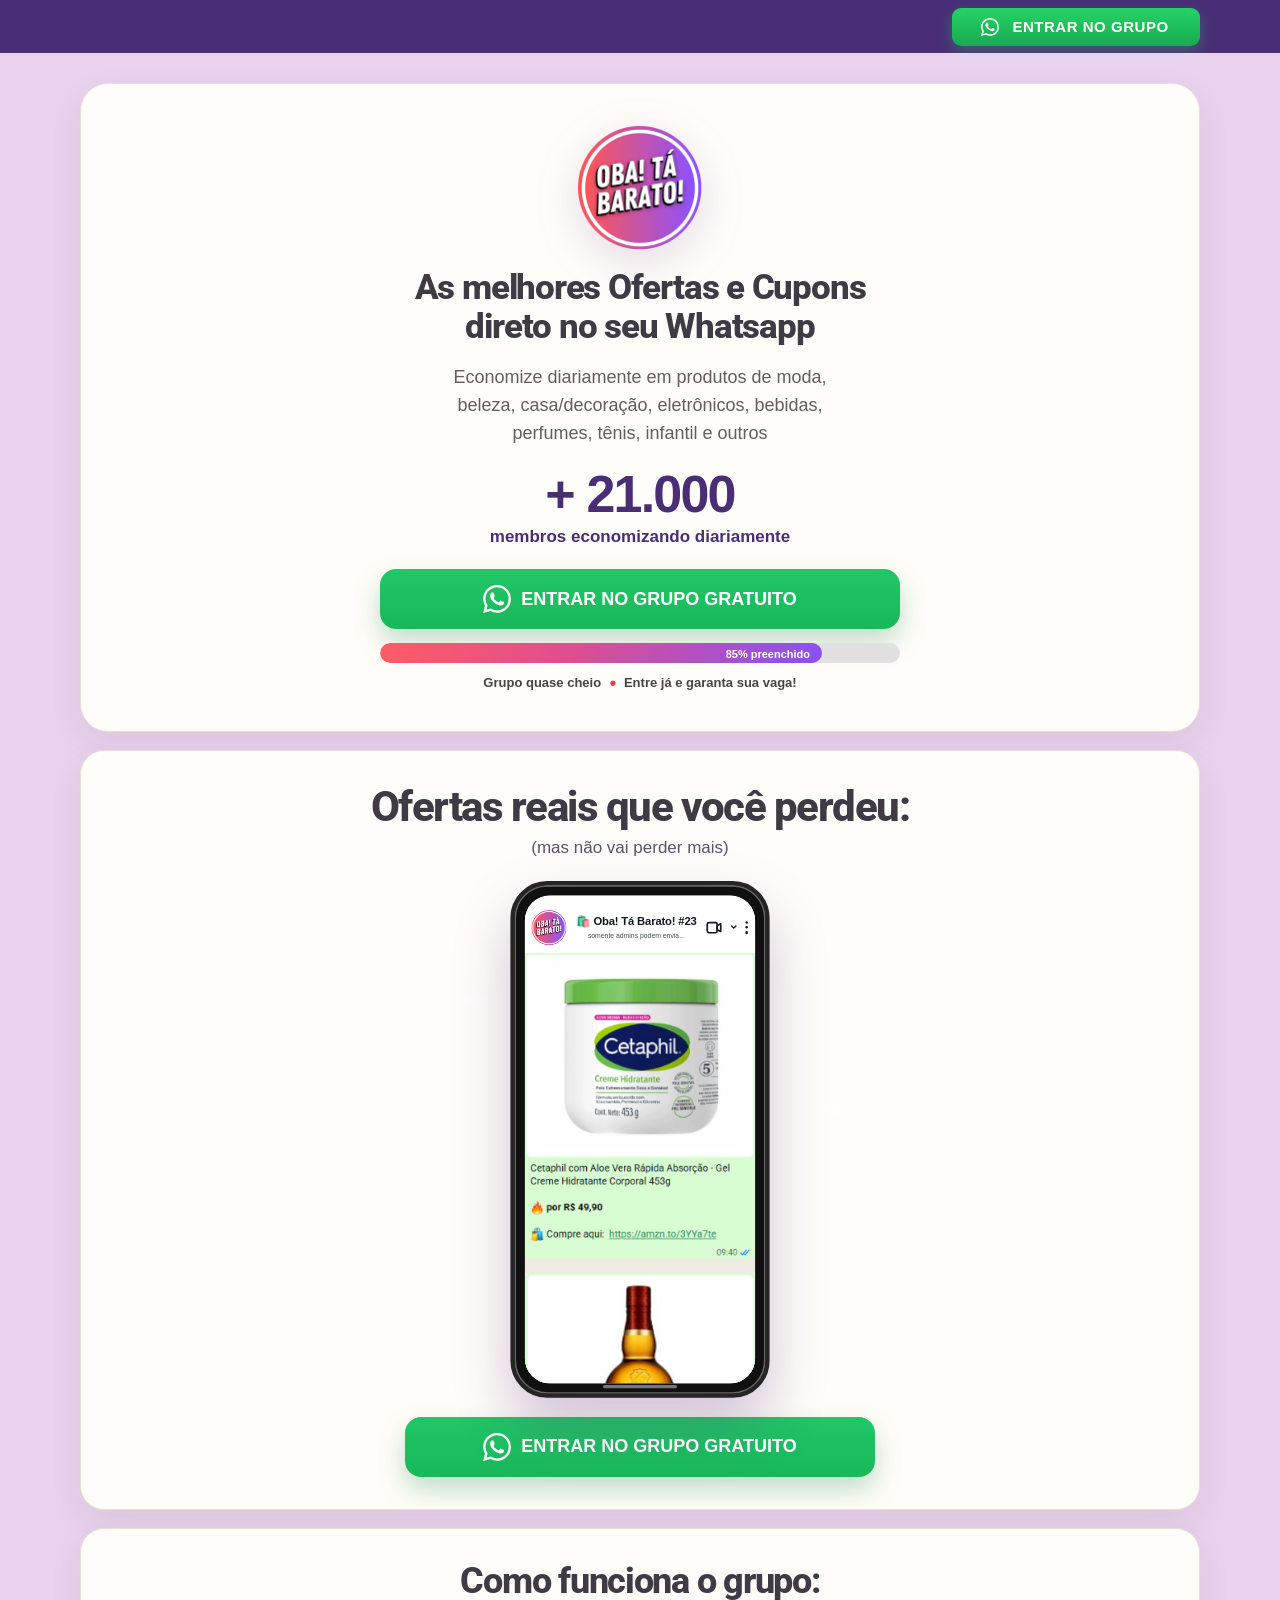
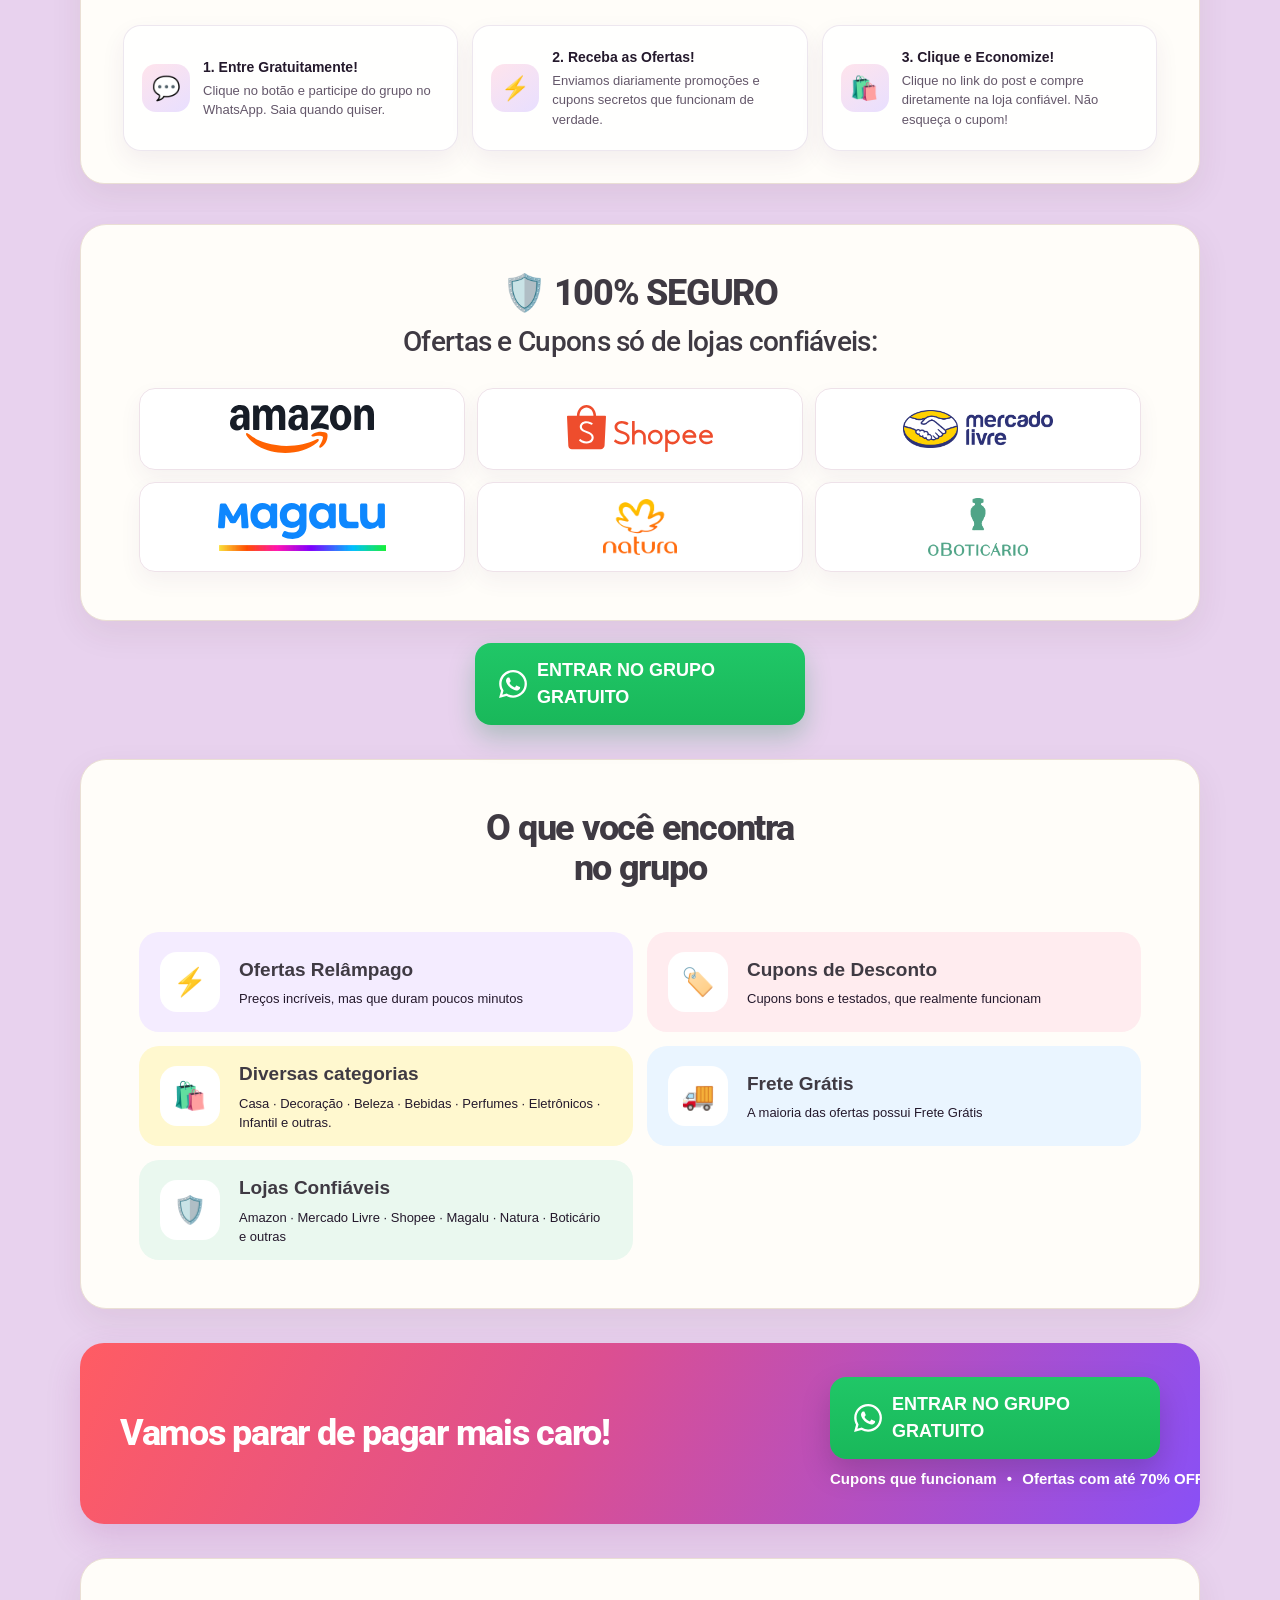
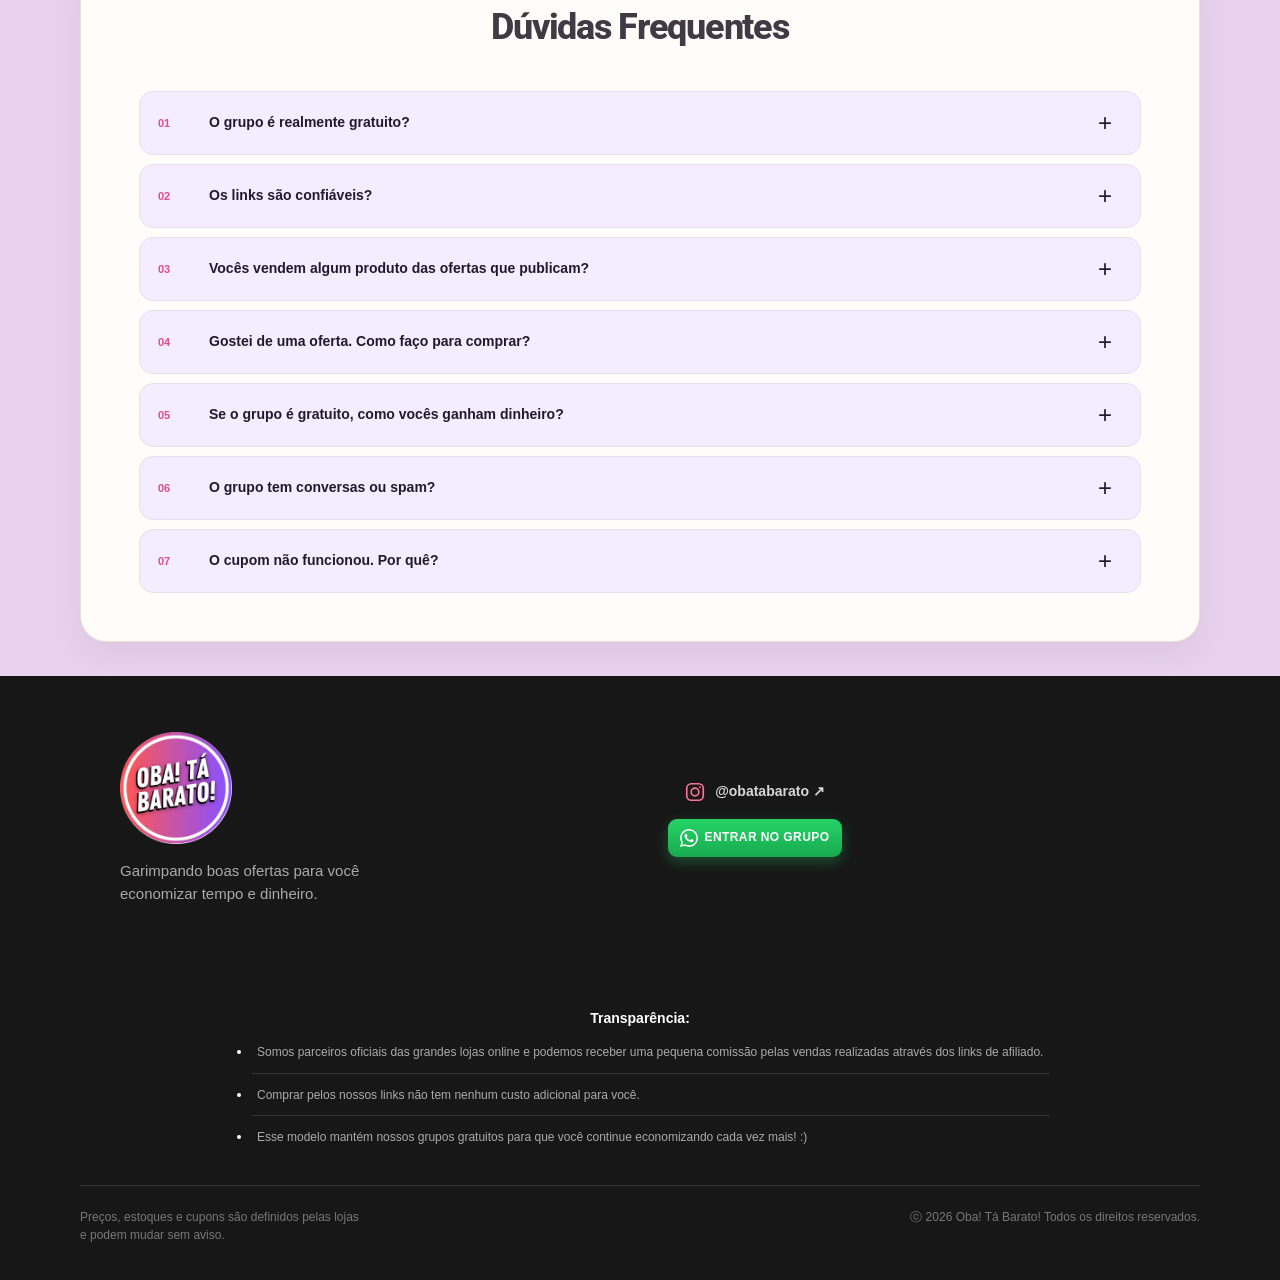
<file: index.html>
<!DOCTYPE html>
<html lang="pt-BR"><head><meta http-equiv="Content-Type" content="text/html; charset=UTF-8"><meta name="viewport" content="width=device-width, initial-scale=1"><link rel="stylesheet" href="assets/index-1CoOqV7_.css"><title>Oba! Tá Barato! | Grupo Gratuito de Ofertas</title><meta name="description" content="Receba promoções, cupons e achadinhos das maiores lojas online diretamente no WhatsApp."><link rel="shortcut icon" href="favicon-oba.png"><link rel="icon" href="favicon-oba.png"><link rel="apple-touch-icon" href="favicon-oba.png"><style>
@font-face{font-family:'Geist';font-style:normal;font-weight:100 900;font-display:swap;src:url(assets/fonts/Geist-Variable.woff2) format('woff2')}
@font-face{font-family:'Geist Mono';font-style:normal;font-weight:100 900;font-display:swap;src:url(assets/fonts/GeistMono-Variable.woff2) format('woff2')}
.__font_geist_0tvmz3h{font-family:'Geist',sans-serif}
.__variable_geist_0tvmz3h{--font-geist-sans:'Geist',sans-serif}
.__font_geist_mono_1diim1n{font-family:'Geist Mono',monospace}
.__variable_geist_mono_1diim1n{--font-geist-mono:'Geist Mono',monospace}
</style>
<style>.b200794__Lwjab.b200794__2-XQI{margin:8px 0;margin-bottom:16px}.b200794__3NJd2.b200794__2WalK .b200794__1zKHd{display:flex;flex-wrap:wrap;gap:8px}.b200794__3NJd2.b200794__2WalK .b200794__1zKHd .b200794__1ArvR{height:26px;padding:0px 10px;font-weight:600}.b200794__3NJd2.b200794__2WalK .b200794__2GnF3{font-size:10px;display:inline-flex;align-items:center;color:#bfbfbf;white-space:nowrap;cursor:pointer;text-decoration:underline}.b200794__3NJd2.b200794__2WalK .b200794__2GnF3 .b200794__2pmBU{width:16px;height:16px;background-size:contain;margin-left:5px;cursor:pointer}.b200794__3NJd2.b200794__2WalK .b200794__2GnF3:hover{color:#2f9cc3}.b200794__3NJd2.b200794__2WalK .b200794__3x_r1{width:16px;height:16px;background-position:center;background-repeat:no-repeat;background-size:contain}.b200794__2ByTX.b200794__2q_66{font-weight:500;font-size:12px;line-height:20px;display:flex;align-items:center;justify-content:center;height:36px;border:solid 1px #e0e1e2;border-radius:4px;cursor:pointer;user-select:none;padding:6px 16px;color:rgba(0,0,0,.6);background-color:#e0e1e2}.b200794__2ByTX.b200794__2q_66[data-ah-size=small]{height:28px}.b200794__2ByTX.b200794__2q_66 *{cursor:pointer;user-select:none}.b200794__2ByTX.b200794__2q_66[data-ah-btn-loading=true],.b200794__2ByTX.b200794__2q_66[data-ah-btn-disabled=true]{pointer-events:none}.b200794__2ByTX.b200794__2q_66[data-ah-btn-loading=true] *,.b200794__2ByTX.b200794__2q_66[data-ah-btn-disabled=true] *{pointer-events:none}.b200794__2ByTX.b200794__2q_66:not([data-ah-color=primary]):not([data-ah-color=secondary]){color:rgba(0,0,0,.8)}.b200794__2ByTX.b200794__2q_66:not([data-ah-color=primary]):not([data-ah-color=secondary]) [data-ah-spin-color]{border-color:#f3f3f3 #d6d6d6 #0076f1 !important}.b200794__2ByTX.b200794__2q_66:not([data-ah-color=primary]):not([data-ah-color=secondary]):hover{border-color:#cacbcd;background-color:#cacbcd}.b200794__2ByTX.b200794__2q_66:not([data-ah-color=primary]):not([data-ah-color=secondary]):active{border-color:#babbbc;background-color:#babbbc}.b200794__2ByTX.b200794__2q_66[data-ah-color=primary]{border:solid 1px #db2828;color:#db2828;background-color:rgba(0,0,0,0)}.b200794__2ByTX.b200794__2q_66[data-ah-color=primary] [data-ah-spin-color=primary]{border-color:#f3f3f3 #f94f4f #db2828 !important}.b200794__2ByTX.b200794__2q_66[data-ah-color=primary] svg path{fill:#db2828}.b200794__2ByTX.b200794__2q_66[data-ah-color=primary]:hover{border-color:#d01919;color:#d01919}.b200794__2ByTX.b200794__2q_66[data-ah-color=primary]:hover svg path{fill:#d01919}.b200794__2ByTX.b200794__2q_66[data-ah-color=primary]:active{border-color:#b21e1e;color:#b21e1e}.b200794__2ByTX.b200794__2q_66[data-ah-color=primary]:active svg path{fill:#b21e1e}.b200794__2q_66[data-ah-color=primary][data-ah-variant=contained]{border:solid 1px #db2828;background-color:#db2828;color:#fff}.b200794__2q_66[data-ah-color=primary][data-ah-variant=contained] svg path{fill:#fff}.b200794__2q_66[data-ah-color=primary][data-ah-variant=contained]:hover{border-color:#d01919;background-color:#d01919;color:#fff}.b200794__2q_66[data-ah-color=primary][data-ah-variant=contained]:hover svg path{fill:#fff}.b200794__2q_66[data-ah-color=primary][data-ah-variant=contained]:active{border-color:#b21e1e;background-color:#b21e1e;color:#fff}.b200794__2q_66[data-ah-color=primary][data-ah-variant=contained]:active svg path{fill:#fff}.b200794__2ByTX.b200794__2q_66[data-ah-color=secondary]{border:solid 1px #2c65f1;color:#2c65f1;background-color:rgba(0,0,0,0)}.b200794__2ByTX.b200794__2q_66[data-ah-color=secondary] svg path{fill:#2c65f1}.b200794__2ByTX.b200794__2q_66[data-ah-color=secondary]:hover{border-color:#2154d2;color:#2154d2}.b200794__2ByTX.b200794__2q_66[data-ah-color=secondary]:hover svg path{fill:#2154d2}.b200794__2ByTX.b200794__2q_66[data-ah-color=secondary]:active{border-color:#1d4bbd;color:#1d4bbd}.b200794__2ByTX.b200794__2q_66[data-ah-color=secondary]:active svg path{fill:#1d4bbd}.b200794__2ByTX.b200794__2q_66[data-ah-color=secondary][data-ah-variant=contained]{border:solid 1px #2c65f1;background-color:#2c65f1;color:#fff}.b200794__2ByTX.b200794__2q_66[data-ah-color=secondary][data-ah-variant=contained] svg path{fill:#fff}.b200794__2ByTX.b200794__2q_66[data-ah-color=secondary][data-ah-variant=contained]:hover{border-color:#2154d2;background-color:#2154d2;color:#fff}.b200794__2ByTX.b200794__2q_66[data-ah-color=secondary][data-ah-variant=contained]:hover svg path{fill:#fff}.b200794__2ByTX.b200794__2q_66[data-ah-color=secondary][data-ah-variant=contained]:active{border-color:#1d4bbd;background-color:#1d4bbd;color:#fff}.b200794__2ByTX.b200794__2q_66[data-ah-color=secondary][data-ah-variant=contained]:active svg path{fill:#fff}.b200794__2ByTX.b200794__2q_66[data-ah-color=success]{border:solid 1px #1fbb60;color:#1fbb60;background-color:rgba(0,0,0,0)}.b200794__2ByTX.b200794__2q_66[data-ah-color=success] svg path{fill:#1fbb60}.b200794__2ByTX.b200794__2q_66[data-ah-color=success]:hover{border-color:#1aaf58;color:#1aaf58}.b200794__2ByTX.b200794__2q_66[data-ah-color=success]:hover svg path{fill:#1aaf58}.b200794__2ByTX.b200794__2q_66[data-ah-color=success]:active{border-color:#159e4e;color:#159e4e}.b200794__2ByTX.b200794__2q_66[data-ah-color=success]:active svg path{fill:#159e4e}.b200794__2ByTX.b200794__2q_66[data-ah-color=success][data-ah-variant=contained]{border:solid 1px #1fbb60;background-color:#1fbb60;color:#fff}.b200794__2ByTX.b200794__2q_66[data-ah-color=success][data-ah-variant=contained] svg path{fill:#fff}.b200794__2ByTX.b200794__2q_66[data-ah-color=success][data-ah-variant=contained]:hover{border-color:#1aaf58;background-color:#1aaf58;color:#fff}.b200794__2ByTX.b200794__2q_66[data-ah-color=success][data-ah-variant=contained]:hover svg path{fill:#fff}.b200794__2ByTX.b200794__2q_66[data-ah-color=success][data-ah-variant=contained]:active{border-color:#159e4e;background-color:#159e4e;color:#fff}.b200794__2ByTX.b200794__2q_66[data-ah-color=success][data-ah-variant=contained]:active svg path{fill:#fff}.b200794__2ByTX.b200794__2q_66[data-ah-color=warning][data-ah-variant=contained]{border:solid 1px #fdcc0d;background-color:#fdcc0d;color:#7d6506}.b200794__2ByTX.b200794__2q_66[data-ah-color=warning][data-ah-variant=contained] svg path{fill:#7d6506}.b200794__2ByTX.b200794__2q_66[data-ah-color=warning][data-ah-variant=contained]:hover{border-color:#ffd100;background-color:#ffd100;color:#7d6506}.b200794__2ByTX.b200794__2q_66[data-ah-color=warning][data-ah-variant=contained]:hover svg path{fill:#7d6506}.b200794__2ByTX.b200794__2q_66[data-ah-color=warning][data-ah-variant=contained]:active{border-color:#ecbe0b;background-color:#ecbe0b;color:#7d6506}.b200794__2ByTX.b200794__2q_66[data-ah-color=warning][data-ah-variant=contained]:active svg path{fill:#7d6506}.b200794__33Q8c{display:inline-flex !important}.b200794__33Q8c .b200794__2WZ5J{display:inline-flex;border-radius:50%;width:12px;height:12px;-webkit-animation:b200794__1FlgJ .8s linear infinite;animation:b200794__1FlgJ .8s linear infinite}@-webkit-keyframes b200794__1FlgJ{0%{-webkit-transform:rotate(0deg)}100%{-webkit-transform:rotate(360deg)}}@keyframes b200794__1FlgJ{0%{transform:rotate(0deg)}100%{transform:rotate(360deg)}}.b200794__3cyGA.b200794__1XnLK{display:inline-flex;align-items:center;justify-content:center}.b200794__3cyGA.b200794__1XnLK .b200794__3jDW-{font-size:10px;display:inline-flex;align-items:center;color:#bfbfbf;white-space:nowrap;cursor:pointer;text-decoration:underline}.b200794__3cyGA.b200794__1XnLK .b200794__3jDW- .b200794__2hWkC{width:16px;height:16px;background-size:contain;margin-left:5px;cursor:pointer}.b200794__3cyGA.b200794__1XnLK .b200794__3jDW-:hover{color:#2f9cc3}.b200794__31ZbF.b200794__38geD{align-items:center;display:flex}.b200794__31ZbF.b200794__38geD .b200794__2Zkk1{width:20px;height:20px;cursor:pointer;user-select:none;background-position:center;background-size:contain}.b200794__2CIyB{overflow:hidden !important}.b200794__3zwmj.b200794__ZFemA{position:fixed;top:0;left:0;width:100%;height:100%;background-color:rgba(0,0,0,.7607843137);z-index:9999999;overflow-y:auto;align-items:center;justify-content:center;display:flex}.b200794__3zwmj.b200794__ZFemA *{font-size:13px}.b200794__3zwmj.b200794__ZFemA .b200794__mXV07{max-width:1000px;margin:30px auto;margin-top:60px;padding:24px;background-color:#fff;border-radius:4px;min-height:500px;box-shadow:0px 0px 15px rgba(0,0,0,.4196078431);position:relative}.b200794__3zwmj.b200794__ZFemA .b200794__291z-{display:flex;gap:6px}.b200794__3zwmj.b200794__ZFemA .b200794__291z- .b200794__1LTYq{width:100%}.b200794__3zwmj.b200794__ZFemA .b200794__356f5{height:100%;background-position:center center;background-repeat:no-repeat;background-size:contain}.b200794__3zwmj.b200794__ZFemA .b200794__2PEbI{font-size:18px;font-weight:700;margin-bottom:24px;display:flex;align-items:center;justify-content:space-between;padding-right:32px;white-space:nowrap;gap:12px}.b200794__3zwmj.b200794__ZFemA .b200794__7rycn{display:flex;align-items:center;gap:16px}.b200794__3zwmj.b200794__ZFemA .b200794__193Qq{margin-top:24px}.b200794__3zwmj.b200794__ZFemA .b200794__2JgjE{font-size:15px;font-weight:600;margin-bottom:16px}.b200794__3zwmj.b200794__ZFemA .b200794__3yVkD{display:flex;align-items:center;gap:8px}.b200794__3zwmj.b200794__ZFemA .b200794__3yVkD input{height:30px;border:solid 1px #ccc;border-radius:0px;width:85px;padding:0 10px}.b200794__3zwmj.b200794__ZFemA .b200794__1Nva6{display:flex;gap:20px;margin-top:40px}.b200794__3zwmj.b200794__ZFemA .b200794__1s9kh{display:grid;grid-template-columns:1fr 1fr}.b200794__3zwmj.b200794__ZFemA .b200794__3EzNY{padding-left:30px;margin-bottom:16px}.b200794__3zwmj.b200794__ZFemA .b200794__3EzNY .b200794__6wLjm{width:20px;height:20px;background-position:center;background-size:contain}.b200794__3zwmj.b200794__ZFemA .b200794__3EzNY input{display:none}.b200794__3zwmj.b200794__ZFemA .b200794__3EzNY .b200794__1IX9o{width:20px;height:20px;background-position:center;background-size:contain}.b200794__3zwmj.b200794__ZFemA .b200794__3EzNY .b200794__360ui{display:inline-flex;align-items:center;justify-content:center;gap:8px}.b200794__3zwmj.b200794__ZFemA .b200794__3EzNY .b200794__360ui .b200794__1Ej2e{max-width:100px;overflow:hidden;white-space:nowrap}.b200794__3zwmj.b200794__ZFemA .b200794__3EzNY label{height:30px;border:solid 1px #ccc;border-radius:30px;padding:0 40px;user-select:none;cursor:pointer;display:inline-flex;align-items:center;justify-content:center}.b200794__3zwmj.b200794__ZFemA .b200794__3EzNY label *{user-select:none;cursor:pointer}.b200794__3zwmj.b200794__ZFemA .b200794__3EzNY label:hover{background-color:#e0e1e2}.b200794__3zwmj.b200794__ZFemA .b200794__3EzNY label:active{background-color:#babbbc}.b200794__3zwmj.b200794__ZFemA .b200794__1oACy{padding-right:32px;margin-left:30px}.b200794__3zwmj.b200794__ZFemA .b200794__1oACy .b200794__1d389{width:30px;height:30px;border:solid 1px #ccc;padding:0px 2px}.b200794__3zwmj.b200794__ZFemA .b200794__1oACy input{height:30px;border:solid 1px #ccc;border-radius:0px;padding:0 10px}.b200794__3zwmj.b200794__ZFemA .b200794__2-YyH{position:absolute;content:"";right:0;top:-25px;width:25px;height:25px;display:flex;align-items:center;justify-content:center;font-size:35px;cursor:pointer;user-select:none;padding-bottom:12px;color:#afafaf}.b200794__3zwmj.b200794__ZFemA .b200794__2-YyH:hover{color:#ccc}.b200794__3zwmj.b200794__ZFemA .b200794__2-YyH:active{color:#fff}.b200794__3zwmj.b200794__ZFemA .b200794__2xXhA{height:30px;border:solid 1px #ccc;border-radius:0px;padding:0 10px;display:flex;align-items:center;justify-content:center;text-transform:capitalize}.b200794__3zwmj.b200794__ZFemA .b200794__29iVg{position:relative;display:inline-block;width:44px;height:24px;user-select:none}.b200794__3zwmj.b200794__ZFemA .b200794__29iVg *{user-select:none}.b200794__3zwmj.b200794__ZFemA .b200794__29iVg input{opacity:0;width:0;height:0}.b200794__3zwmj.b200794__ZFemA .b200794__3gAsc{position:absolute;cursor:pointer;top:0;left:0;right:0;bottom:0;background-color:#ccc;-webkit-transition:.4s;transition:.4s;border-radius:30px}.b200794__3zwmj.b200794__ZFemA .b200794__3gAsc:before{position:absolute;content:"";height:18px;width:18px;left:3px;top:50%;transform:translate(0px, -50%);background-color:#fff;-webkit-transition:.4s;transition:.4s;border-radius:50%}.b200794__3zwmj.b200794__ZFemA input:checked+.b200794__3gAsc{background-color:#2c65f1}.b200794__3zwmj.b200794__ZFemA input:focus+.b200794__3gAsc{box-shadow:0 0 1px #2c65f1}.b200794__3zwmj.b200794__ZFemA input:checked+.b200794__3gAsc:before{transform:translate(20px, -50%)}.b200794__3zwmj.b200794__ZFemA .b200794__36PYJ{display:inline-flex;align-items:center;position:relative;padding-left:30px;margin-bottom:12px;cursor:pointer;-webkit-user-select:none;-moz-user-select:none;-ms-user-select:none;user-select:none}.b200794__3zwmj.b200794__ZFemA .b200794__36PYJ input{position:absolute;opacity:0;cursor:pointer}.b200794__3zwmj.b200794__ZFemA .b200794__3te9V{position:absolute;top:50%;left:0;transform:translateY(-50%);height:18px;width:18px;background-color:#eee;border-radius:50%}.b200794__3zwmj.b200794__ZFemA .b200794__36PYJ:hover input~.b200794__3te9V{background-color:#ccc}.b200794__3zwmj.b200794__ZFemA .b200794__36PYJ input:checked~.b200794__3te9V{background-color:#2c65f1}.b200794__3zwmj.b200794__ZFemA .b200794__3te9V:after{content:"";position:absolute;display:none}.b200794__3zwmj.b200794__ZFemA .b200794__36PYJ input:checked~.b200794__3te9V:after{display:block}.b200794__3zwmj.b200794__ZFemA .b200794__36PYJ .b200794__3te9V:after{top:50%;left:50%;width:8px;transform:translate(-50%, -50%);height:8px;border-radius:50%;background:#fff}.b200794__1ammv.b200794__10Fwt .b200794__3jLxj{height:26px;padding:0px 10px;font-weight:600}.b200794__1ammv.b200794__10Fwt .b200794__3-vnu{width:16px;height:16px;background-position:center;background-repeat:no-repeat;background-size:contain}</style><meta id="dcngeagmmhegagicpcmpinaoklddcgon"></head><body class="__variable_geist_0tvmz3h __variable_geist_mono_1diim1n antialiased"><main><div class="ticker" aria-label="Informações do grupo"><div class="ticker-track"><div class="ticker-message-slot" aria-live="polite"><div class="ticker-message-enter"><span class="ticker-message ticker-free"><svg class="whatsapp-icon" viewBox="0 0 24 24" aria-hidden="true"><path d="M17.472 14.382c-.297-.149-1.758-.867-2.03-.967-.273-.099-.471-.148-.67.15-.197.297-.767.966-.94 1.164-.173.199-.347.223-.644.075-.297-.15-1.255-.463-2.39-1.475-.883-.788-1.48-1.761-1.653-2.059-.173-.297-.018-.458.13-.606.134-.133.298-.347.446-.52.149-.174.198-.298.298-.497.099-.198.05-.371-.025-.52-.075-.149-.669-1.612-.916-2.207-.242-.579-.487-.5-.669-.51-.173-.008-.371-.01-.57-.01-.198 0-.52.074-.792.372-.272.297-1.04 1.016-1.04 2.479 0 1.462 1.065 2.875 1.213 3.074.149.198 2.096 3.2 5.077 4.487.709.306 1.262.489 1.694.625.712.227 1.36.195 1.871.118.571-.085 1.758-.719 2.006-1.413.248-.694.248-1.289.173-1.413-.074-.124-.272-.198-.57-.347m-5.421 7.403h-.004a9.87 9.87 0 01-5.031-1.378l-.361-.214-3.741.982.998-3.648-.235-.374a9.86 9.86 0 01-1.51-5.26c.001-5.45 4.436-9.884 9.888-9.884 2.64 0 5.122 1.03 6.988 2.898a9.825 9.825 0 012.893 6.994c-.003 5.45-4.437 9.884-9.885 9.884m8.413-18.297A11.815 11.815 0 0012.05 0C5.495 0 .16 5.335.157 11.892c0 2.096.547 4.142 1.588 5.945L.057 24l6.305-1.654a11.882 11.882 0 005.683 1.448h.005c6.554 0 11.89-5.335 11.893-11.893a11.821 11.821 0 00-3.48-8.413Z"></path></svg><span class="ticker-label">GRUPO 100% GRATUITO</span></span></div></div><a class="ticker-cta" href="https://chat.whatsapp.com/JFI4dEmRYuvCoGNbsklq3g" target="_blank" rel="noreferrer"><svg class="whatsapp-icon" viewBox="0 0 24 24" aria-hidden="true"><path d="M17.472 14.382c-.297-.149-1.758-.867-2.03-.967-.273-.099-.471-.148-.67.15-.197.297-.767.966-.94 1.164-.173.199-.347.223-.644.075-.297-.15-1.255-.463-2.39-1.475-.883-.788-1.48-1.761-1.653-2.059-.173-.297-.018-.458.13-.606.134-.133.298-.347.446-.52.149-.174.198-.298.298-.497.099-.198.05-.371-.025-.52-.075-.149-.669-1.612-.916-2.207-.242-.579-.487-.5-.669-.51-.173-.008-.371-.01-.57-.01-.198 0-.52.074-.792.372-.272.297-1.04 1.016-1.04 2.479 0 1.462 1.065 2.875 1.213 3.074.149.198 2.096 3.2 5.077 4.487.709.306 1.262.489 1.694.625.712.227 1.36.195 1.871.118.571-.085 1.758-.719 2.006-1.413.248-.694.248-1.289.173-1.413-.074-.124-.272-.198-.57-.347m-5.421 7.403h-.004a9.87 9.87 0 01-5.031-1.378l-.361-.214-3.741.982.998-3.648-.235-.374a9.86 9.86 0 01-1.51-5.26c.001-5.45 4.436-9.884 9.888-9.884 2.64 0 5.122 1.03 6.988 2.898a9.825 9.825 0 012.893 6.994c-.003 5.45-4.437 9.884-9.885 9.884m8.413-18.297A11.815 11.815 0 0012.05 0C5.495 0 .16 5.335.157 11.892c0 2.096.547 4.142 1.588 5.945L.057 24l6.305-1.654a11.882 11.882 0 005.683 1.448h.005c6.554 0 11.89-5.335 11.893-11.893a11.821 11.821 0 00-3.48-8.413Z"></path></svg> ENTRAR NO GRUPO</a></div></div><section class="hero" id="inicio"><div class="hero-shape hero-shape-one"></div><div class="hero-shape hero-shape-two"></div><div class="container hero-stack"><div class="hero-copy"><div class="hero-main-card"><a class="brand" href="https://www.obatabarato.com.br/#inicio" aria-label="Oba! Tá Barato! — início"><img src="logo-oba-ta-barato.png" alt="Oba! Tá Barato!"></a><h1><span>As melhores Ofertas e Cupons</span><span>direto no seu Whatsapp</span></h1><p class="hero-subtitle"><span>Economize diariamente em produtos de moda,</span><span>beleza, casa/decoração, eletrônicos, bebidas,</span><span>perfumes, tênis, infantil e outros</span></p><div class="member-count" aria-label="Mais de 21 mil membros economizando diariamente"><strong>+&nbsp;21.000</strong><span>membros economizando diariamente</span></div><a class="cta primary hero-cta" href="https://chat.whatsapp.com/JFI4dEmRYuvCoGNbsklq3g" target="_blank" rel="noreferrer"><svg class="whatsapp-icon" viewBox="0 0 24 24" aria-hidden="true"><path d="M17.472 14.382c-.297-.149-1.758-.867-2.03-.967-.273-.099-.471-.148-.67.15-.197.297-.767.966-.94 1.164-.173.199-.347.223-.644.075-.297-.15-1.255-.463-2.39-1.475-.883-.788-1.48-1.761-1.653-2.059-.173-.297-.018-.458.13-.606.134-.133.298-.347.446-.52.149-.174.198-.298.298-.497.099-.198.05-.371-.025-.52-.075-.149-.669-1.612-.916-2.207-.242-.579-.487-.5-.669-.51-.173-.008-.371-.01-.57-.01-.198 0-.52.074-.792.372-.272.297-1.04 1.016-1.04 2.479 0 1.462 1.065 2.875 1.213 3.074.149.198 2.096 3.2 5.077 4.487.709.306 1.262.489 1.694.625.712.227 1.36.195 1.871.118.571-.085 1.758-.719 2.006-1.413.248-.694.248-1.289.173-1.413-.074-.124-.272-.198-.57-.347m-5.421 7.403h-.004a9.87 9.87 0 01-5.031-1.378l-.361-.214-3.741.982.998-3.648-.235-.374a9.86 9.86 0 01-1.51-5.26c.001-5.45 4.436-9.884 9.888-9.884 2.64 0 5.122 1.03 6.988 2.898a9.825 9.825 0 012.893 6.994c-.003 5.45-4.437 9.884-9.885 9.884m8.413-18.297A11.815 11.815 0 0012.05 0C5.495 0 .16 5.335.157 11.892c0 2.096.547 4.142 1.588 5.945L.057 24l6.305-1.654a11.882 11.882 0 005.683 1.448h.005c6.554 0 11.89-5.335 11.893-11.893a11.821 11.821 0 00-3.48-8.413Z"></path></svg> ENTRAR NO GRUPO GRATUITO</a><div class="vacancy-card" aria-label="85% das vagas preenchidas"><div class="vacancy-track"><span style="width: 85%;">85% preenchido</span></div><p>Grupo quase cheio <strong class="vacancy-dot" aria-hidden="true">•</strong> <!-- -->Entre já e garanta sua vaga!</p></div></div></div><div class="how-intro offers-mockup-card"><h2>Ofertas reais que você perdeu:</h2><p class="offers-reassurance">(mas não vai perder mais)</p><div class="how-mockup"><div class="phone-stage" aria-label="Exemplo das ofertas enviadas no grupo"><div class="spark spark-one">✦</div><div class="spark spark-two">✦</div><div class="phone"><div class="phone-speaker"></div><div class="phone-screen"><div class="wa-header"><div class="wa-avatar"><img src="logo-oba-ta-barato.png" alt=""></div><div class="wa-group-meta"><strong><span aria-hidden="true">🛍️</span> Oba! Tá Barato! #23</strong><small>somente admins podem envia...</small></div><div class="wa-actions" aria-hidden="true"><svg class="wa-video-icon" viewBox="0 0 24 24"><rect x="2.8" y="5.2" width="13.4" height="13.6" rx="2.2"></rect><path d="M16.2 9.2 21 6.8v10.4l-4.8-2.4Z"></path></svg><svg class="wa-chevron-icon" viewBox="0 0 24 24"><path d="m7 9 5 5 5-5"></path></svg><span class="wa-menu-icon"><i></i><i></i><i></i></span></div></div><div class="phone-chat-viewport"><div class="mockup-scroll-stage" role="button" tabindex="0" aria-pressed="false" aria-label="Pausar rolagem das ofertas no celular"><div class="mockup-scroll-track"><figure class="mockup-scroll-offer" aria-hidden="false"><img src="offers/cetaphil.png" alt="Oferta de creme hidratante Cetaphil"></figure><figure class="mockup-scroll-offer" aria-hidden="false"><img src="offers/chivas-12-anos.png" alt="Oferta de whisky Chivas Regal 12 anos"></figure><figure class="mockup-scroll-offer" aria-hidden="false"><img src="offers/azeite-gallo.jpeg" alt="Oferta de azeite Gallo clássico extravirgem"></figure><figure class="mockup-scroll-offer" aria-hidden="false"><img src="offers/air-fryer.png" alt="Oferta de Air Fryer WAP Family"></figure><figure class="mockup-scroll-offer" aria-hidden="false"><img src="offers/tv-philips.jpg" alt="Oferta de Smart TV Philips Ambilight"></figure><figure class="mockup-scroll-offer" aria-hidden="false"><img src="offers/kit-natura-tododia.jpg" alt="Oferta de kit Natura Tododia Maçã Verde e Aloe Vera"></figure><figure class="mockup-scroll-offer" aria-hidden="false"><img src="offers/mochila.jpeg" alt="Oferta de mochila Yins Brasil Convoy"></figure><figure class="mockup-scroll-offer" aria-hidden="false"><img src="offers/creatina.jpg" alt="Oferta de creatina Soldiers Nutrition"></figure><figure class="mockup-scroll-offer" aria-hidden="false"><img src="offers/club-de-nuit.png" alt="Oferta de perfume Club de Nuit Intense"></figure><figure class="mockup-scroll-offer" aria-hidden="false"><img src="offers/neutrogena.jpg" alt="Oferta de hidratante corporal Neutrogena"></figure><figure class="mockup-scroll-offer" aria-hidden="true"><img src="offers/cetaphil.png" alt=""></figure><figure class="mockup-scroll-offer" aria-hidden="true"><img src="offers/chivas-12-anos.png" alt=""></figure><figure class="mockup-scroll-offer" aria-hidden="true"><img src="offers/azeite-gallo.jpeg" alt=""></figure><figure class="mockup-scroll-offer" aria-hidden="true"><img src="offers/air-fryer.png" alt=""></figure><figure class="mockup-scroll-offer" aria-hidden="true"><img src="offers/tv-philips.jpg" alt=""></figure><figure class="mockup-scroll-offer" aria-hidden="true"><img src="offers/kit-natura-tododia.jpg" alt=""></figure><figure class="mockup-scroll-offer" aria-hidden="true"><img src="offers/mochila.jpeg" alt=""></figure><figure class="mockup-scroll-offer" aria-hidden="true"><img src="offers/creatina.jpg" alt=""></figure><figure class="mockup-scroll-offer" aria-hidden="true"><img src="offers/club-de-nuit.png" alt=""></figure><figure class="mockup-scroll-offer" aria-hidden="true"><img src="offers/neutrogena.jpg" alt=""></figure></div></div></div></div><div class="phone-home"></div></div></div></div><a class="cta primary hero-cta mockup-cta" href="https://chat.whatsapp.com/JFI4dEmRYuvCoGNbsklq3g" target="_blank" rel="noreferrer"><svg class="whatsapp-icon" viewBox="0 0 24 24" aria-hidden="true"><path d="M17.472 14.382c-.297-.149-1.758-.867-2.03-.967-.273-.099-.471-.148-.67.15-.197.297-.767.966-.94 1.164-.173.199-.347.223-.644.075-.297-.15-1.255-.463-2.39-1.475-.883-.788-1.48-1.761-1.653-2.059-.173-.297-.018-.458.13-.606.134-.133.298-.347.446-.52.149-.174.198-.298.298-.497.099-.198.05-.371-.025-.52-.075-.149-.669-1.612-.916-2.207-.242-.579-.487-.5-.669-.51-.173-.008-.371-.01-.57-.01-.198 0-.52.074-.792.372-.272.297-1.04 1.016-1.04 2.479 0 1.462 1.065 2.875 1.213 3.074.149.198 2.096 3.2 5.077 4.487.709.306 1.262.489 1.694.625.712.227 1.36.195 1.871.118.571-.085 1.758-.719 2.006-1.413.248-.694.248-1.289.173-1.413-.074-.124-.272-.198-.57-.347m-5.421 7.403h-.004a9.87 9.87 0 01-5.031-1.378l-.361-.214-3.741.982.998-3.648-.235-.374a9.86 9.86 0 01-1.51-5.26c.001-5.45 4.436-9.884 9.888-9.884 2.64 0 5.122 1.03 6.988 2.898a9.825 9.825 0 012.893 6.994c-.003 5.45-4.437 9.884-9.885 9.884m8.413-18.297A11.815 11.815 0 0012.05 0C5.495 0 .16 5.335.157 11.892c0 2.096.547 4.142 1.588 5.945L.057 24l6.305-1.654a11.882 11.882 0 005.683 1.448h.005c6.554 0 11.89-5.335 11.893-11.893a11.821 11.821 0 00-3.48-8.413Z"></path></svg> ENTRAR NO GRUPO GRATUITO</a></div><div class="how-intro how-steps-card"><h2>Como funciona o grupo:</h2><div class="how-compact"><article><span>💬</span><p><strong>1. Entre Gratuitamente!</strong> Clique no botão e participe do grupo no WhatsApp. Saia quando quiser.</p></article><article><span>⚡</span><p><strong>2. Receba as Ofertas!</strong> Enviamos diariamente promoções e cupons secretos que funcionam de verdade.</p></article><article><span>🛍️</span><p><strong>3. Clique e Economize!</strong> Clique no link do post e compre diretamente na loja confiável. Não esqueça o cupom!</p></article></div></div></div></section><section class="section trust-stores"><div class="container page-card"><div class="section-heading"><span class="trust-title">🛡️ 100% SEGURO</span><h2>Ofertas e Cupons só de lojas confiáveis:</h2></div><div class="store-grid"><div class="store-card amazon"><img src="assets/stores/Amazon_2024.svg" alt="Amazon" loading="lazy"></div><div class="store-card shopee"><img src="assets/stores/Shopee.svg" alt="Shopee" loading="lazy"></div><div class="store-card mercado"><img src="logo-mercado-livre.png" alt="Mercado Livre" loading="lazy"></div><div class="store-card magalu"><img src="assets/stores/Magalu_2019.svg" alt="Magalu" loading="lazy"></div><div class="store-card natura"><img src="logo-natura.png" alt="Natura" loading="lazy"></div><div class="store-card boticario"><img src="logo-boticario.png" alt="O Boticário" loading="lazy"></div></div></div><div class="standalone-cta-wrap"><a class="cta primary trust-cta" href="https://chat.whatsapp.com/JFI4dEmRYuvCoGNbsklq3g" target="_blank" rel="noreferrer"><svg class="whatsapp-icon" viewBox="0 0 24 24" aria-hidden="true"><path d="M17.472 14.382c-.297-.149-1.758-.867-2.03-.967-.273-.099-.471-.148-.67.15-.197.297-.767.966-.94 1.164-.173.199-.347.223-.644.075-.297-.15-1.255-.463-2.39-1.475-.883-.788-1.48-1.761-1.653-2.059-.173-.297-.018-.458.13-.606.134-.133.298-.347.446-.52.149-.174.198-.298.298-.497.099-.198.05-.371-.025-.52-.075-.149-.669-1.612-.916-2.207-.242-.579-.487-.5-.669-.51-.173-.008-.371-.01-.57-.01-.198 0-.52.074-.792.372-.272.297-1.04 1.016-1.04 2.479 0 1.462 1.065 2.875 1.213 3.074.149.198 2.096 3.2 5.077 4.487.709.306 1.262.489 1.694.625.712.227 1.36.195 1.871.118.571-.085 1.758-.719 2.006-1.413.248-.694.248-1.289.173-1.413-.074-.124-.272-.198-.57-.347m-5.421 7.403h-.004a9.87 9.87 0 01-5.031-1.378l-.361-.214-3.741.982.998-3.648-.235-.374a9.86 9.86 0 01-1.51-5.26c.001-5.45 4.436-9.884 9.888-9.884 2.64 0 5.122 1.03 6.988 2.898a9.825 9.825 0 012.893 6.994c-.003 5.45-4.437 9.884-9.885 9.884m8.413-18.297A11.815 11.815 0 0012.05 0C5.495 0 .16 5.335.157 11.892c0 2.096.547 4.142 1.588 5.945L.057 24l6.305-1.654a11.882 11.882 0 005.683 1.448h.005c6.554 0 11.89-5.335 11.893-11.893a11.821 11.821 0 00-3.48-8.413Z"></path></svg> ENTRAR NO GRUPO GRATUITO</a></div></section><section class="section finds-section"><div class="container page-card"><div class="section-heading"><h2><span>O que você encontra</span><span>no grupo</span></h2></div><div class="find-grid"><article class="find-card find-1"><span class="find-icon">⚡</span><div><h3>Ofertas Relâmpago</h3><p>Preços incríveis, mas que duram poucos minutos</p></div></article><article class="find-card find-2"><span class="find-icon">🏷️</span><div><h3>Cupons de Desconto</h3><p>Cupons bons e testados, que realmente funcionam</p></div></article><article class="find-card find-3"><span class="find-icon">🛍️</span><div><h3>Diversas categorias</h3><p>Casa · Decoração · Beleza · Bebidas · Perfumes · Eletrônicos · Infantil e outras.</p></div></article><article class="find-card find-4"><span class="find-icon">🚚</span><div><h3>Frete Grátis</h3><p>A maioria das ofertas possui Frete Grátis</p></div></article><article class="find-card find-5"><span class="find-icon">🛡️</span><div><h3>Lojas Confiáveis</h3><p>Amazon · Mercado Livre · Shopee · Magalu · Natura · Boticário e outras</p></div></article></div></div></section><section class="mid-cta"><div class="container mid-cta-inner"><div><h2>Vamos parar de pagar mais caro!</h2></div><div class="mid-cta-actions"><a class="cta primary" href="https://chat.whatsapp.com/JFI4dEmRYuvCoGNbsklq3g" target="_blank" rel="noreferrer"><svg class="whatsapp-icon" viewBox="0 0 24 24" aria-hidden="true"><path d="M17.472 14.382c-.297-.149-1.758-.867-2.03-.967-.273-.099-.471-.148-.67.15-.197.297-.767.966-.94 1.164-.173.199-.347.223-.644.075-.297-.15-1.255-.463-2.39-1.475-.883-.788-1.48-1.761-1.653-2.059-.173-.297-.018-.458.13-.606.134-.133.298-.347.446-.52.149-.174.198-.298.298-.497.099-.198.05-.371-.025-.52-.075-.149-.669-1.612-.916-2.207-.242-.579-.487-.5-.669-.51-.173-.008-.371-.01-.57-.01-.198 0-.52.074-.792.372-.272.297-1.04 1.016-1.04 2.479 0 1.462 1.065 2.875 1.213 3.074.149.198 2.096 3.2 5.077 4.487.709.306 1.262.489 1.694.625.712.227 1.36.195 1.871.118.571-.085 1.758-.719 2.006-1.413.248-.694.248-1.289.173-1.413-.074-.124-.272-.198-.57-.347m-5.421 7.403h-.004a9.87 9.87 0 01-5.031-1.378l-.361-.214-3.741.982.998-3.648-.235-.374a9.86 9.86 0 01-1.51-5.26c.001-5.45 4.436-9.884 9.888-9.884 2.64 0 5.122 1.03 6.988 2.898a9.825 9.825 0 012.893 6.994c-.003 5.45-4.437 9.884-9.885 9.884m8.413-18.297A11.815 11.815 0 0012.05 0C5.495 0 .16 5.335.157 11.892c0 2.096.547 4.142 1.588 5.945L.057 24l6.305-1.654a11.882 11.882 0 005.683 1.448h.005c6.554 0 11.89-5.335 11.893-11.893a11.821 11.821 0 00-3.48-8.413Z"></path></svg> ENTRAR NO GRUPO GRATUITO</a><p class="cta-note mid-cta-note">Cupons que funcionam <i>•</i> Ofertas com até 70% OFF</p></div></div></section><section class="section faq-section"><div class="container faq-wrap page-card"><div class="section-heading faq-heading"><h2>Dúvidas Frequentes</h2></div><div class="faq-list"><details><summary><span>01</span>O grupo é realmente gratuito?<b>+</b></summary><p>Sim, você não paga nada para participar e pode sair a hora que quiser.</p></details><details><summary><span>02</span>Os links são confiáveis?<b>+</b></summary><p>Sim, ao clicar nas ofertas que publicamos, você será direcionado para o site das grandes lojas, todas conhecidas e confiáveis.</p></details><details><summary><span>03</span>Vocês vendem algum produto das ofertas que publicam?<b>+</b></summary><p>Não. A gente só pesquisa e publica no grupo as melhores ofertas e cupons do dia.</p></details><details><summary><span>04</span>Gostei de uma oferta. Como faço para comprar?<b>+</b></summary><p>Basta clicar no link do post no grupo do WhatsApp e você será direcionado para a página do produto que gostou, já dentro da loja online onde ele está em promoção. Ex.: Amazon, Mercado Livre, Shopee e Magalu.</p></details><details><summary><span>05</span>Se o grupo é gratuito, como vocês ganham dinheiro?<b>+</b></summary><p>Possuímos parceria formalizada com as grandes lojas. Ao clicar nos links que separamos com carinho diariamente para você e finalizar a compra em seguida, as lojas repassam uma pequena comissão para o Oba! Tá Barato! Assim conseguimos manter este grupo gratuito para todos vocês.</p></details><details><summary><span>06</span>O grupo tem conversas ou spam?<b>+</b></summary><p>Não. O grupo é silenciado. Apenas os administradores do grupo postam as promoções. Sem spam, sem chat privado. Não enviamos mensagens para os membros.</p></details><details><summary><span>07</span>O cupom não funcionou. Por quê?<b>+</b></summary><p>Sempre conferimos cada cupom antes de postar a oferta. Contudo, algumas promoções e cupons são excepcionais e limitados e, sendo assim, às vezes duram questão de minutos. Por isso é importante ficar ligado(a) no grupo para não perder.</p></details></div></div></section><footer><div class="container footer-grid"><div class="footer-identity"><img src="logo-oba-ta-barato.png" alt="Oba! Tá Barato!"><p>Garimpando boas ofertas para você<br>economizar tempo e dinheiro.</p></div><div class="footer-social"><a class="footer-contact-link" href="https://www.instagram.com/obatabarato/" target="_blank" rel="noreferrer"><svg class="instagram-icon" viewBox="0 0 24 24" aria-hidden="true"><rect x="3" y="3" width="18" height="18" rx="5"></rect><circle cx="12" cy="12" r="4.2"></circle><circle class="instagram-dot" cx="17.4" cy="6.7" r="1"></circle></svg><span>@obatabarato ↗</span></a><a class="footer-group-cta" href="https://chat.whatsapp.com/JFI4dEmRYuvCoGNbsklq3g" target="_blank" rel="noreferrer"><svg class="whatsapp-icon" viewBox="0 0 24 24" aria-hidden="true"><path d="M17.472 14.382c-.297-.149-1.758-.867-2.03-.967-.273-.099-.471-.148-.67.15-.197.297-.767.966-.94 1.164-.173.199-.347.223-.644.075-.297-.15-1.255-.463-2.39-1.475-.883-.788-1.48-1.761-1.653-2.059-.173-.297-.018-.458.13-.606.134-.133.298-.347.446-.52.149-.174.198-.298.298-.497.099-.198.05-.371-.025-.52-.075-.149-.669-1.612-.916-2.207-.242-.579-.487-.5-.669-.51-.173-.008-.371-.01-.57-.01-.198 0-.52.074-.792.372-.272.297-1.04 1.016-1.04 2.479 0 1.462 1.065 2.875 1.213 3.074.149.198 2.096 3.2 5.077 4.487.709.306 1.262.489 1.694.625.712.227 1.36.195 1.871.118.571-.085 1.758-.719 2.006-1.413.248-.694.248-1.289.173-1.413-.074-.124-.272-.198-.57-.347m-5.421 7.403h-.004a9.87 9.87 0 01-5.031-1.378l-.361-.214-3.741.982.998-3.648-.235-.374a9.86 9.86 0 01-1.51-5.26c.001-5.45 4.436-9.884 9.888-9.884 2.64 0 5.122 1.03 6.988 2.898a9.825 9.825 0 012.893 6.994c-.003 5.45-4.437 9.884-9.885 9.884m8.413-18.297A11.815 11.815 0 0012.05 0C5.495 0 .16 5.335.157 11.892c0 2.096.547 4.142 1.588 5.945L.057 24l6.305-1.654a11.882 11.882 0 005.683 1.448h.005c6.554 0 11.89-5.335 11.893-11.893a11.821 11.821 0 00-3.48-8.413Z"></path></svg> ENTRAR NO GRUPO</a></div><div class="footer-transparency"><strong>Transparência:</strong><ul><li>Somos parceiros oficiais das grandes lojas online e podemos receber uma pequena comissão pelas vendas realizadas através dos links de afiliado.</li><li>Comprar pelos nossos links não tem nenhum custo adicional para você.</li><li>Esse modelo mantém nossos grupos gratuitos para que você continue economizando cada vez mais! :)</li></ul></div></div><div class="container footer-bottom"><p>Preços, estoques e cupons são definidos pelas lojas<br>e podem mudar sem aviso.</p><p>ⓒ 2026 Oba! Tá Barato! Todos os direitos reservados.</p></div></footer></main><script src="assets/site.js" defer></script></body></html>
</file>
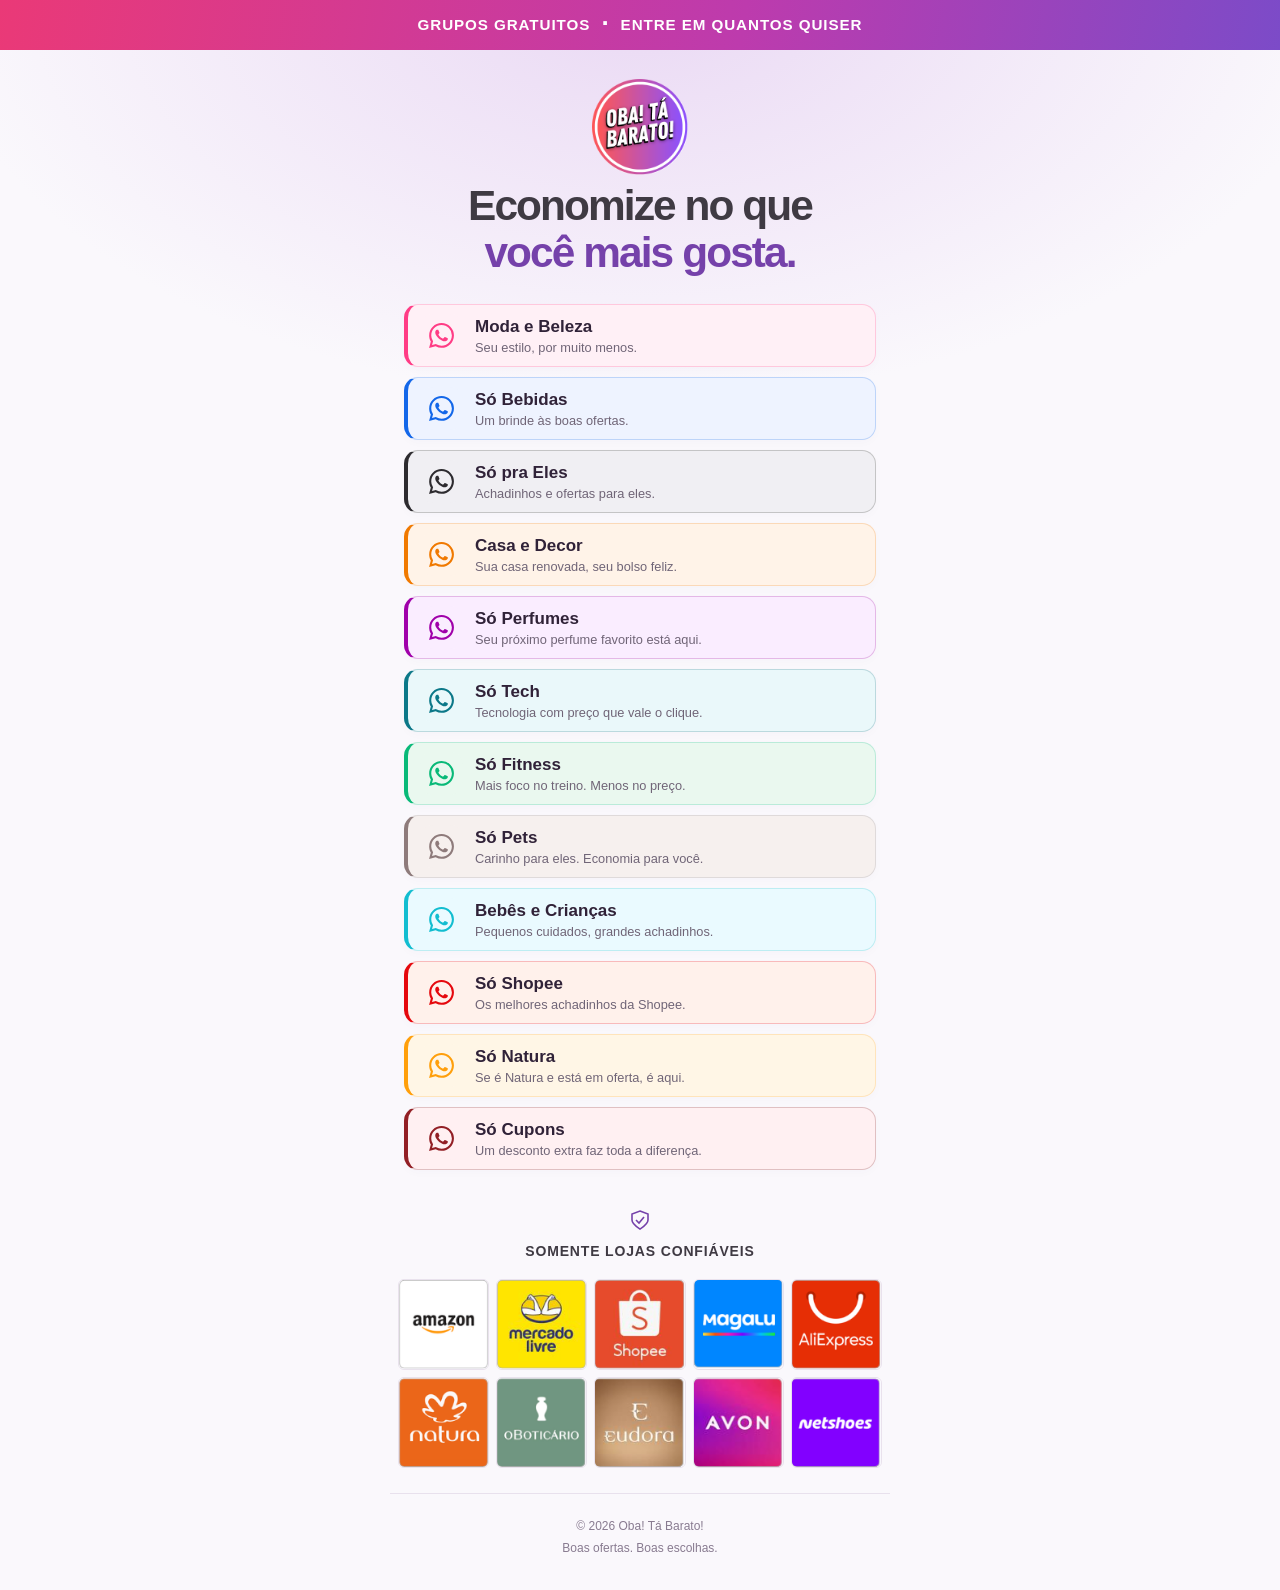
<file: grupos/index.html>
<!DOCTYPE html>
<html lang="pt-BR"><head><meta http-equiv="Content-Type" content="text/html; charset=UTF-8"><meta name="viewport" content="width=device-width, initial-scale=1"><link rel="stylesheet" href="../assets/index-1CoOqV7_.css"><title>Grupos de WhatsApp por categoria | Oba! Tá Barato!</title><meta name="description" content="Escolha seus grupos gratuitos do Oba! Tá Barato! e receba no WhatsApp ofertas de moda, beleza, casa, tecnologia, pets e muito mais."><link rel="shortcut icon" href="../favicon-oba.png"><link rel="icon" href="../favicon-oba.png"><link rel="apple-touch-icon" href="../favicon-oba.png"><link rel="canonical" href="https://www.obatabarato.com.br/grupos"><style>
@font-face{font-family:'Geist';font-style:normal;font-weight:100 900;font-display:swap;src:url(../assets/fonts/Geist-Variable.woff2) format('woff2')}
@font-face{font-family:'Geist Mono';font-style:normal;font-weight:100 900;font-display:swap;src:url(../assets/fonts/GeistMono-Variable.woff2) format('woff2')}
.__font_geist_0tvmz3h{font-family:'Geist',sans-serif}
.__variable_geist_0tvmz3h{--font-geist-sans:'Geist',sans-serif}
.__font_geist_mono_1diim1n{font-family:'Geist Mono',monospace}
.__variable_geist_mono_1diim1n{--font-geist-mono:'Geist Mono',monospace}
</style>
<style>.b200794__Lwjab.b200794__2-XQI{margin:8px 0;margin-bottom:16px}.b200794__3NJd2.b200794__2WalK .b200794__1zKHd{display:flex;flex-wrap:wrap;gap:8px}.b200794__3NJd2.b200794__2WalK .b200794__1zKHd .b200794__1ArvR{height:26px;padding:0px 10px;font-weight:600}.b200794__3NJd2.b200794__2WalK .b200794__2GnF3{font-size:10px;display:inline-flex;align-items:center;color:#bfbfbf;white-space:nowrap;cursor:pointer;text-decoration:underline}.b200794__3NJd2.b200794__2WalK .b200794__2GnF3 .b200794__2pmBU{width:16px;height:16px;background-size:contain;margin-left:5px;cursor:pointer}.b200794__3NJd2.b200794__2WalK .b200794__2GnF3:hover{color:#2f9cc3}.b200794__3NJd2.b200794__2WalK .b200794__3x_r1{width:16px;height:16px;background-position:center;background-repeat:no-repeat;background-size:contain}.b200794__2ByTX.b200794__2q_66{font-weight:500;font-size:12px;line-height:20px;display:flex;align-items:center;justify-content:center;height:36px;border:solid 1px #e0e1e2;border-radius:4px;cursor:pointer;user-select:none;padding:6px 16px;color:rgba(0,0,0,.6);background-color:#e0e1e2}.b200794__2ByTX.b200794__2q_66[data-ah-size=small]{height:28px}.b200794__2ByTX.b200794__2q_66 *{cursor:pointer;user-select:none}.b200794__2ByTX.b200794__2q_66[data-ah-btn-loading=true],.b200794__2ByTX.b200794__2q_66[data-ah-btn-disabled=true]{pointer-events:none}.b200794__2ByTX.b200794__2q_66[data-ah-btn-loading=true] *,.b200794__2ByTX.b200794__2q_66[data-ah-btn-disabled=true] *{pointer-events:none}.b200794__2ByTX.b200794__2q_66:not([data-ah-color=primary]):not([data-ah-color=secondary]){color:rgba(0,0,0,.8)}.b200794__2ByTX.b200794__2q_66:not([data-ah-color=primary]):not([data-ah-color=secondary]) [data-ah-spin-color]{border-color:#f3f3f3 #d6d6d6 #0076f1 !important}.b200794__2ByTX.b200794__2q_66:not([data-ah-color=primary]):not([data-ah-color=secondary]):hover{border-color:#cacbcd;background-color:#cacbcd}.b200794__2ByTX.b200794__2q_66:not([data-ah-color=primary]):not([data-ah-color=secondary]):active{border-color:#babbbc;background-color:#babbbc}.b200794__2ByTX.b200794__2q_66[data-ah-color=primary]{border:solid 1px #db2828;color:#db2828;background-color:rgba(0,0,0,0)}.b200794__2ByTX.b200794__2q_66[data-ah-color=primary] [data-ah-spin-color=primary]{border-color:#f3f3f3 #f94f4f #db2828 !important}.b200794__2ByTX.b200794__2q_66[data-ah-color=primary] svg path{fill:#db2828}.b200794__2ByTX.b200794__2q_66[data-ah-color=primary]:hover{border-color:#d01919;color:#d01919}.b200794__2ByTX.b200794__2q_66[data-ah-color=primary]:hover svg path{fill:#d01919}.b200794__2ByTX.b200794__2q_66[data-ah-color=primary]:active{border-color:#b21e1e;color:#b21e1e}.b200794__2ByTX.b200794__2q_66[data-ah-color=primary]:active svg path{fill:#b21e1e}.b200794__2q_66[data-ah-color=primary][data-ah-variant=contained]{border:solid 1px #db2828;background-color:#db2828;color:#fff}.b200794__2q_66[data-ah-color=primary][data-ah-variant=contained] svg path{fill:#fff}.b200794__2q_66[data-ah-color=primary][data-ah-variant=contained]:hover{border-color:#d01919;background-color:#d01919;color:#fff}.b200794__2q_66[data-ah-color=primary][data-ah-variant=contained]:hover svg path{fill:#fff}.b200794__2q_66[data-ah-color=primary][data-ah-variant=contained]:active{border-color:#b21e1e;background-color:#b21e1e;color:#fff}.b200794__2q_66[data-ah-color=primary][data-ah-variant=contained]:active svg path{fill:#fff}.b200794__2ByTX.b200794__2q_66[data-ah-color=secondary]{border:solid 1px #2c65f1;color:#2c65f1;background-color:rgba(0,0,0,0)}.b200794__2ByTX.b200794__2q_66[data-ah-color=secondary] svg path{fill:#2c65f1}.b200794__2ByTX.b200794__2q_66[data-ah-color=secondary]:hover{border-color:#2154d2;color:#2154d2}.b200794__2ByTX.b200794__2q_66[data-ah-color=secondary]:hover svg path{fill:#2154d2}.b200794__2ByTX.b200794__2q_66[data-ah-color=secondary]:active{border-color:#1d4bbd;color:#1d4bbd}.b200794__2ByTX.b200794__2q_66[data-ah-color=secondary]:active svg path{fill:#1d4bbd}.b200794__2ByTX.b200794__2q_66[data-ah-color=secondary][data-ah-variant=contained]{border:solid 1px #2c65f1;background-color:#2c65f1;color:#fff}.b200794__2ByTX.b200794__2q_66[data-ah-color=secondary][data-ah-variant=contained] svg path{fill:#fff}.b200794__2ByTX.b200794__2q_66[data-ah-color=secondary][data-ah-variant=contained]:hover{border-color:#2154d2;background-color:#2154d2;color:#fff}.b200794__2ByTX.b200794__2q_66[data-ah-color=secondary][data-ah-variant=contained]:hover svg path{fill:#fff}.b200794__2ByTX.b200794__2q_66[data-ah-color=secondary][data-ah-variant=contained]:active{border-color:#1d4bbd;background-color:#1d4bbd;color:#fff}.b200794__2ByTX.b200794__2q_66[data-ah-color=secondary][data-ah-variant=contained]:active svg path{fill:#fff}.b200794__2ByTX.b200794__2q_66[data-ah-color=success]{border:solid 1px #1fbb60;color:#1fbb60;background-color:rgba(0,0,0,0)}.b200794__2ByTX.b200794__2q_66[data-ah-color=success] svg path{fill:#1fbb60}.b200794__2ByTX.b200794__2q_66[data-ah-color=success]:hover{border-color:#1aaf58;color:#1aaf58}.b200794__2ByTX.b200794__2q_66[data-ah-color=success]:hover svg path{fill:#1aaf58}.b200794__2ByTX.b200794__2q_66[data-ah-color=success]:active{border-color:#159e4e;color:#159e4e}.b200794__2ByTX.b200794__2q_66[data-ah-color=success]:active svg path{fill:#159e4e}.b200794__2ByTX.b200794__2q_66[data-ah-color=success][data-ah-variant=contained]{border:solid 1px #1fbb60;background-color:#1fbb60;color:#fff}.b200794__2ByTX.b200794__2q_66[data-ah-color=success][data-ah-variant=contained] svg path{fill:#fff}.b200794__2ByTX.b200794__2q_66[data-ah-color=success][data-ah-variant=contained]:hover{border-color:#1aaf58;background-color:#1aaf58;color:#fff}.b200794__2ByTX.b200794__2q_66[data-ah-color=success][data-ah-variant=contained]:hover svg path{fill:#fff}.b200794__2ByTX.b200794__2q_66[data-ah-color=success][data-ah-variant=contained]:active{border-color:#159e4e;background-color:#159e4e;color:#fff}.b200794__2ByTX.b200794__2q_66[data-ah-color=success][data-ah-variant=contained]:active svg path{fill:#fff}.b200794__2ByTX.b200794__2q_66[data-ah-color=warning][data-ah-variant=contained]{border:solid 1px #fdcc0d;background-color:#fdcc0d;color:#7d6506}.b200794__2ByTX.b200794__2q_66[data-ah-color=warning][data-ah-variant=contained] svg path{fill:#7d6506}.b200794__2ByTX.b200794__2q_66[data-ah-color=warning][data-ah-variant=contained]:hover{border-color:#ffd100;background-color:#ffd100;color:#7d6506}.b200794__2ByTX.b200794__2q_66[data-ah-color=warning][data-ah-variant=contained]:hover svg path{fill:#7d6506}.b200794__2ByTX.b200794__2q_66[data-ah-color=warning][data-ah-variant=contained]:active{border-color:#ecbe0b;background-color:#ecbe0b;color:#7d6506}.b200794__2ByTX.b200794__2q_66[data-ah-color=warning][data-ah-variant=contained]:active svg path{fill:#7d6506}.b200794__33Q8c{display:inline-flex !important}.b200794__33Q8c .b200794__2WZ5J{display:inline-flex;border-radius:50%;width:12px;height:12px;-webkit-animation:b200794__1FlgJ .8s linear infinite;animation:b200794__1FlgJ .8s linear infinite}@-webkit-keyframes b200794__1FlgJ{0%{-webkit-transform:rotate(0deg)}100%{-webkit-transform:rotate(360deg)}}@keyframes b200794__1FlgJ{0%{transform:rotate(0deg)}100%{transform:rotate(360deg)}}.b200794__3cyGA.b200794__1XnLK{display:inline-flex;align-items:center;justify-content:center}.b200794__3cyGA.b200794__1XnLK .b200794__3jDW-{font-size:10px;display:inline-flex;align-items:center;color:#bfbfbf;white-space:nowrap;cursor:pointer;text-decoration:underline}.b200794__3cyGA.b200794__1XnLK .b200794__3jDW- .b200794__2hWkC{width:16px;height:16px;background-size:contain;margin-left:5px;cursor:pointer}.b200794__3cyGA.b200794__1XnLK .b200794__3jDW-:hover{color:#2f9cc3}.b200794__31ZbF.b200794__38geD{align-items:center;display:flex}.b200794__31ZbF.b200794__38geD .b200794__2Zkk1{width:20px;height:20px;cursor:pointer;user-select:none;background-position:center;background-size:contain}.b200794__2CIyB{overflow:hidden !important}.b200794__3zwmj.b200794__ZFemA{position:fixed;top:0;left:0;width:100%;height:100%;background-color:rgba(0,0,0,.7607843137);z-index:9999999;overflow-y:auto;align-items:center;justify-content:center;display:flex}.b200794__3zwmj.b200794__ZFemA *{font-size:13px}.b200794__3zwmj.b200794__ZFemA .b200794__mXV07{max-width:1000px;margin:30px auto;margin-top:60px;padding:24px;background-color:#fff;border-radius:4px;min-height:500px;box-shadow:0px 0px 15px rgba(0,0,0,.4196078431);position:relative}.b200794__3zwmj.b200794__ZFemA .b200794__291z-{display:flex;gap:6px}.b200794__3zwmj.b200794__ZFemA .b200794__291z- .b200794__1LTYq{width:100%}.b200794__3zwmj.b200794__ZFemA .b200794__356f5{height:100%;background-position:center center;background-repeat:no-repeat;background-size:contain}.b200794__3zwmj.b200794__ZFemA .b200794__2PEbI{font-size:18px;font-weight:700;margin-bottom:24px;display:flex;align-items:center;justify-content:space-between;padding-right:32px;white-space:nowrap;gap:12px}.b200794__3zwmj.b200794__ZFemA .b200794__7rycn{display:flex;align-items:center;gap:16px}.b200794__3zwmj.b200794__ZFemA .b200794__193Qq{margin-top:24px}.b200794__3zwmj.b200794__ZFemA .b200794__2JgjE{font-size:15px;font-weight:600;margin-bottom:16px}.b200794__3zwmj.b200794__ZFemA .b200794__3yVkD{display:flex;align-items:center;gap:8px}.b200794__3zwmj.b200794__ZFemA .b200794__3yVkD input{height:30px;border:solid 1px #ccc;border-radius:0px;width:85px;padding:0 10px}.b200794__3zwmj.b200794__ZFemA .b200794__1Nva6{display:flex;gap:20px;margin-top:40px}.b200794__3zwmj.b200794__ZFemA .b200794__1s9kh{display:grid;grid-template-columns:1fr 1fr}.b200794__3zwmj.b200794__ZFemA .b200794__3EzNY{padding-left:30px;margin-bottom:16px}.b200794__3zwmj.b200794__ZFemA .b200794__3EzNY .b200794__6wLjm{width:20px;height:20px;background-position:center;background-size:contain}.b200794__3zwmj.b200794__ZFemA .b200794__3EzNY input{display:none}.b200794__3zwmj.b200794__ZFemA .b200794__3EzNY .b200794__1IX9o{width:20px;height:20px;background-position:center;background-size:contain}.b200794__3zwmj.b200794__ZFemA .b200794__3EzNY .b200794__360ui{display:inline-flex;align-items:center;justify-content:center;gap:8px}.b200794__3zwmj.b200794__ZFemA .b200794__3EzNY .b200794__360ui .b200794__1Ej2e{max-width:100px;overflow:hidden;white-space:nowrap}.b200794__3zwmj.b200794__ZFemA .b200794__3EzNY label{height:30px;border:solid 1px #ccc;border-radius:30px;padding:0 40px;user-select:none;cursor:pointer;display:inline-flex;align-items:center;justify-content:center}.b200794__3zwmj.b200794__ZFemA .b200794__3EzNY label *{user-select:none;cursor:pointer}.b200794__3zwmj.b200794__ZFemA .b200794__3EzNY label:hover{background-color:#e0e1e2}.b200794__3zwmj.b200794__ZFemA .b200794__3EzNY label:active{background-color:#babbbc}.b200794__3zwmj.b200794__ZFemA .b200794__1oACy{padding-right:32px;margin-left:30px}.b200794__3zwmj.b200794__ZFemA .b200794__1oACy .b200794__1d389{width:30px;height:30px;border:solid 1px #ccc;padding:0px 2px}.b200794__3zwmj.b200794__ZFemA .b200794__1oACy input{height:30px;border:solid 1px #ccc;border-radius:0px;padding:0 10px}.b200794__3zwmj.b200794__ZFemA .b200794__2-YyH{position:absolute;content:"";right:0;top:-25px;width:25px;height:25px;display:flex;align-items:center;justify-content:center;font-size:35px;cursor:pointer;user-select:none;padding-bottom:12px;color:#afafaf}.b200794__3zwmj.b200794__ZFemA .b200794__2-YyH:hover{color:#ccc}.b200794__3zwmj.b200794__ZFemA .b200794__2-YyH:active{color:#fff}.b200794__3zwmj.b200794__ZFemA .b200794__2xXhA{height:30px;border:solid 1px #ccc;border-radius:0px;padding:0 10px;display:flex;align-items:center;justify-content:center;text-transform:capitalize}.b200794__3zwmj.b200794__ZFemA .b200794__29iVg{position:relative;display:inline-block;width:44px;height:24px;user-select:none}.b200794__3zwmj.b200794__ZFemA .b200794__29iVg *{user-select:none}.b200794__3zwmj.b200794__ZFemA .b200794__29iVg input{opacity:0;width:0;height:0}.b200794__3zwmj.b200794__ZFemA .b200794__3gAsc{position:absolute;cursor:pointer;top:0;left:0;right:0;bottom:0;background-color:#ccc;-webkit-transition:.4s;transition:.4s;border-radius:30px}.b200794__3zwmj.b200794__ZFemA .b200794__3gAsc:before{position:absolute;content:"";height:18px;width:18px;left:3px;top:50%;transform:translate(0px, -50%);background-color:#fff;-webkit-transition:.4s;transition:.4s;border-radius:50%}.b200794__3zwmj.b200794__ZFemA input:checked+.b200794__3gAsc{background-color:#2c65f1}.b200794__3zwmj.b200794__ZFemA input:focus+.b200794__3gAsc{box-shadow:0 0 1px #2c65f1}.b200794__3zwmj.b200794__ZFemA input:checked+.b200794__3gAsc:before{transform:translate(20px, -50%)}.b200794__3zwmj.b200794__ZFemA .b200794__36PYJ{display:inline-flex;align-items:center;position:relative;padding-left:30px;margin-bottom:12px;cursor:pointer;-webkit-user-select:none;-moz-user-select:none;-ms-user-select:none;user-select:none}.b200794__3zwmj.b200794__ZFemA .b200794__36PYJ input{position:absolute;opacity:0;cursor:pointer}.b200794__3zwmj.b200794__ZFemA .b200794__3te9V{position:absolute;top:50%;left:0;transform:translateY(-50%);height:18px;width:18px;background-color:#eee;border-radius:50%}.b200794__3zwmj.b200794__ZFemA .b200794__36PYJ:hover input~.b200794__3te9V{background-color:#ccc}.b200794__3zwmj.b200794__ZFemA .b200794__36PYJ input:checked~.b200794__3te9V{background-color:#2c65f1}.b200794__3zwmj.b200794__ZFemA .b200794__3te9V:after{content:"";position:absolute;display:none}.b200794__3zwmj.b200794__ZFemA .b200794__36PYJ input:checked~.b200794__3te9V:after{display:block}.b200794__3zwmj.b200794__ZFemA .b200794__36PYJ .b200794__3te9V:after{top:50%;left:50%;width:8px;transform:translate(-50%, -50%);height:8px;border-radius:50%;background:#fff}.b200794__1ammv.b200794__10Fwt .b200794__3jLxj{height:26px;padding:0px 10px;font-weight:600}.b200794__1ammv.b200794__10Fwt .b200794__3-vnu{width:16px;height:16px;background-position:center;background-repeat:no-repeat;background-size:contain}</style><meta id="dcngeagmmhegagicpcmpinaoklddcgon"></head><body class="__variable_geist_0tvmz3h __variable_geist_mono_1diim1n antialiased"><main class="_page_ehhz3_1"><div class="_topbar_ehhz3_8">GRUPOS GRATUITOS <span aria-hidden="true">·</span> ENTRE EM QUANTOS QUISER</div><div class="_content_ehhz3_10"><header class="_header_ehhz3_11"><a href="https://www.obatabarato.com.br/" aria-label="Oba! Tá Barato! — página inicial" class="_logoLink_ehhz3_12"><img src="../logo-oba-ta-barato.png" alt="Oba! Tá Barato!" width="96" height="96" class="_logo_ehhz3_12"></a><h1>Economize no que<br><span>você mais gosta.</span></h1></header><nav aria-label="Grupos de WhatsApp por categoria" class="_groups_ehhz3_17"><a href="https://chat.whatsapp.com/L4Hhs4y2LiV6wLv9y4gIhN" target="_blank" rel="noopener noreferrer" class="_group_ehhz3_17" style="--category:#ff3c85;--tint:#fff0f6" aria-label="Entrar no grupo Moda e Beleza no WhatsApp (abre em nova aba)"><span class="_icon_ehhz3_19"><svg viewBox="0 0 24 24" fill="currentColor" aria-hidden="true"><path d="M17.472 14.382c-.297-.149-1.758-.867-2.03-.967-.273-.099-.471-.148-.67.15-.197.297-.767.966-.94 1.164-.173.199-.347.223-.644.075-.297-.15-1.255-.463-2.39-1.475-.883-.788-1.48-1.761-1.653-2.059-.173-.297-.018-.458.13-.606.134-.133.298-.347.446-.52.149-.174.198-.298.298-.497.099-.198.05-.371-.025-.52-.075-.149-.669-1.612-.916-2.207-.242-.579-.487-.5-.669-.51-.173-.008-.371-.01-.57-.01-.198 0-.52.074-.792.372-.272.297-1.04 1.016-1.04 2.479 0 1.462 1.065 2.875 1.213 3.074.149.198 2.096 3.2 5.077 4.487.709.306 1.262.489 1.694.625.712.227 1.36.195 1.871.118.571-.085 1.758-.719 2.006-1.413.248-.694.248-1.289.173-1.413-.074-.124-.272-.198-.57-.347m-5.421 7.403h-.004a9.87 9.87 0 01-5.031-1.378l-.361-.214-3.741.982.998-3.648-.235-.374a9.86 9.86 0 01-1.51-5.26c.001-5.45 4.436-9.884 9.888-9.884 2.64 0 5.122 1.03 6.988 2.898a9.825 9.825 0 012.893 6.994c-.003 5.45-4.437 9.884-9.885 9.884m8.413-18.297A11.815 11.815 0 0012.05 0C5.495 0 .16 5.335.157 11.892c0 2.096.547 4.142 1.588 5.945L.057 24l6.305-1.654a11.882 11.882 0 005.683 1.448h.005c6.554 0 11.89-5.335 11.893-11.893a11.821 11.821 0 00-3.48-8.413Z"></path></svg></span><span class="_copy_ehhz3_21"><strong>Moda e Beleza</strong><span>Seu estilo, por muito menos.</span></span></a><a href="https://chat.whatsapp.com/EpxYMkj5HMaBGAjyCbJMZp" target="_blank" rel="noopener noreferrer" class="_group_ehhz3_17" style="--category:#1367e9;--tint:#eef3ff" aria-label="Entrar no grupo Só Bebidas no WhatsApp (abre em nova aba)"><span class="_icon_ehhz3_19"><svg viewBox="0 0 24 24" fill="currentColor" aria-hidden="true"><path d="M17.472 14.382c-.297-.149-1.758-.867-2.03-.967-.273-.099-.471-.148-.67.15-.197.297-.767.966-.94 1.164-.173.199-.347.223-.644.075-.297-.15-1.255-.463-2.39-1.475-.883-.788-1.48-1.761-1.653-2.059-.173-.297-.018-.458.13-.606.134-.133.298-.347.446-.52.149-.174.198-.298.298-.497.099-.198.05-.371-.025-.52-.075-.149-.669-1.612-.916-2.207-.242-.579-.487-.5-.669-.51-.173-.008-.371-.01-.57-.01-.198 0-.52.074-.792.372-.272.297-1.04 1.016-1.04 2.479 0 1.462 1.065 2.875 1.213 3.074.149.198 2.096 3.2 5.077 4.487.709.306 1.262.489 1.694.625.712.227 1.36.195 1.871.118.571-.085 1.758-.719 2.006-1.413.248-.694.248-1.289.173-1.413-.074-.124-.272-.198-.57-.347m-5.421 7.403h-.004a9.87 9.87 0 01-5.031-1.378l-.361-.214-3.741.982.998-3.648-.235-.374a9.86 9.86 0 01-1.51-5.26c.001-5.45 4.436-9.884 9.888-9.884 2.64 0 5.122 1.03 6.988 2.898a9.825 9.825 0 012.893 6.994c-.003 5.45-4.437 9.884-9.885 9.884m8.413-18.297A11.815 11.815 0 0012.05 0C5.495 0 .16 5.335.157 11.892c0 2.096.547 4.142 1.588 5.945L.057 24l6.305-1.654a11.882 11.882 0 005.683 1.448h.005c6.554 0 11.89-5.335 11.893-11.893a11.821 11.821 0 00-3.48-8.413Z"></path></svg></span><span class="_copy_ehhz3_21"><strong>Só Bebidas</strong><span>Um brinde às boas ofertas.</span></span></a><a href="https://chat.whatsapp.com/JBNBV4Yazyp9sygJ4yhJv7" target="_blank" rel="noopener noreferrer" class="_group_ehhz3_17" style="--category:#2d2b2f;--tint:#f0eff3" aria-label="Entrar no grupo Só pra Eles no WhatsApp (abre em nova aba)"><span class="_icon_ehhz3_19"><svg viewBox="0 0 24 24" fill="currentColor" aria-hidden="true"><path d="M17.472 14.382c-.297-.149-1.758-.867-2.03-.967-.273-.099-.471-.148-.67.15-.197.297-.767.966-.94 1.164-.173.199-.347.223-.644.075-.297-.15-1.255-.463-2.39-1.475-.883-.788-1.48-1.761-1.653-2.059-.173-.297-.018-.458.13-.606.134-.133.298-.347.446-.52.149-.174.198-.298.298-.497.099-.198.05-.371-.025-.52-.075-.149-.669-1.612-.916-2.207-.242-.579-.487-.5-.669-.51-.173-.008-.371-.01-.57-.01-.198 0-.52.074-.792.372-.272.297-1.04 1.016-1.04 2.479 0 1.462 1.065 2.875 1.213 3.074.149.198 2.096 3.2 5.077 4.487.709.306 1.262.489 1.694.625.712.227 1.36.195 1.871.118.571-.085 1.758-.719 2.006-1.413.248-.694.248-1.289.173-1.413-.074-.124-.272-.198-.57-.347m-5.421 7.403h-.004a9.87 9.87 0 01-5.031-1.378l-.361-.214-3.741.982.998-3.648-.235-.374a9.86 9.86 0 01-1.51-5.26c.001-5.45 4.436-9.884 9.888-9.884 2.64 0 5.122 1.03 6.988 2.898a9.825 9.825 0 012.893 6.994c-.003 5.45-4.437 9.884-9.885 9.884m8.413-18.297A11.815 11.815 0 0012.05 0C5.495 0 .16 5.335.157 11.892c0 2.096.547 4.142 1.588 5.945L.057 24l6.305-1.654a11.882 11.882 0 005.683 1.448h.005c6.554 0 11.89-5.335 11.893-11.893a11.821 11.821 0 00-3.48-8.413Z"></path></svg></span><span class="_copy_ehhz3_21"><strong>Só pra Eles</strong><span>Achadinhos e ofertas para eles.</span></span></a><a href="https://chat.whatsapp.com/JzCpPTiLMYx3N0YEwjqmQl" target="_blank" rel="noopener noreferrer" class="_group_ehhz3_17" style="--category:#f07900;--tint:#fff3e8" aria-label="Entrar no grupo Casa e Decor no WhatsApp (abre em nova aba)"><span class="_icon_ehhz3_19"><svg viewBox="0 0 24 24" fill="currentColor" aria-hidden="true"><path d="M17.472 14.382c-.297-.149-1.758-.867-2.03-.967-.273-.099-.471-.148-.67.15-.197.297-.767.966-.94 1.164-.173.199-.347.223-.644.075-.297-.15-1.255-.463-2.39-1.475-.883-.788-1.48-1.761-1.653-2.059-.173-.297-.018-.458.13-.606.134-.133.298-.347.446-.52.149-.174.198-.298.298-.497.099-.198.05-.371-.025-.52-.075-.149-.669-1.612-.916-2.207-.242-.579-.487-.5-.669-.51-.173-.008-.371-.01-.57-.01-.198 0-.52.074-.792.372-.272.297-1.04 1.016-1.04 2.479 0 1.462 1.065 2.875 1.213 3.074.149.198 2.096 3.2 5.077 4.487.709.306 1.262.489 1.694.625.712.227 1.36.195 1.871.118.571-.085 1.758-.719 2.006-1.413.248-.694.248-1.289.173-1.413-.074-.124-.272-.198-.57-.347m-5.421 7.403h-.004a9.87 9.87 0 01-5.031-1.378l-.361-.214-3.741.982.998-3.648-.235-.374a9.86 9.86 0 01-1.51-5.26c.001-5.45 4.436-9.884 9.888-9.884 2.64 0 5.122 1.03 6.988 2.898a9.825 9.825 0 012.893 6.994c-.003 5.45-4.437 9.884-9.885 9.884m8.413-18.297A11.815 11.815 0 0012.05 0C5.495 0 .16 5.335.157 11.892c0 2.096.547 4.142 1.588 5.945L.057 24l6.305-1.654a11.882 11.882 0 005.683 1.448h.005c6.554 0 11.89-5.335 11.893-11.893a11.821 11.821 0 00-3.48-8.413Z"></path></svg></span><span class="_copy_ehhz3_21"><strong>Casa e Decor</strong><span>Sua casa renovada, seu bolso feliz.</span></span></a><a href="https://chat.whatsapp.com/EJNbMmQ6yrs2HS4h7ICG3s" target="_blank" rel="noopener noreferrer" class="_group_ehhz3_17" style="--category:#a000aa;--tint:#faedff" aria-label="Entrar no grupo Só Perfumes no WhatsApp (abre em nova aba)"><span class="_icon_ehhz3_19"><svg viewBox="0 0 24 24" fill="currentColor" aria-hidden="true"><path d="M17.472 14.382c-.297-.149-1.758-.867-2.03-.967-.273-.099-.471-.148-.67.15-.197.297-.767.966-.94 1.164-.173.199-.347.223-.644.075-.297-.15-1.255-.463-2.39-1.475-.883-.788-1.48-1.761-1.653-2.059-.173-.297-.018-.458.13-.606.134-.133.298-.347.446-.52.149-.174.198-.298.298-.497.099-.198.05-.371-.025-.52-.075-.149-.669-1.612-.916-2.207-.242-.579-.487-.5-.669-.51-.173-.008-.371-.01-.57-.01-.198 0-.52.074-.792.372-.272.297-1.04 1.016-1.04 2.479 0 1.462 1.065 2.875 1.213 3.074.149.198 2.096 3.2 5.077 4.487.709.306 1.262.489 1.694.625.712.227 1.36.195 1.871.118.571-.085 1.758-.719 2.006-1.413.248-.694.248-1.289.173-1.413-.074-.124-.272-.198-.57-.347m-5.421 7.403h-.004a9.87 9.87 0 01-5.031-1.378l-.361-.214-3.741.982.998-3.648-.235-.374a9.86 9.86 0 01-1.51-5.26c.001-5.45 4.436-9.884 9.888-9.884 2.64 0 5.122 1.03 6.988 2.898a9.825 9.825 0 012.893 6.994c-.003 5.45-4.437 9.884-9.885 9.884m8.413-18.297A11.815 11.815 0 0012.05 0C5.495 0 .16 5.335.157 11.892c0 2.096.547 4.142 1.588 5.945L.057 24l6.305-1.654a11.882 11.882 0 005.683 1.448h.005c6.554 0 11.89-5.335 11.893-11.893a11.821 11.821 0 00-3.48-8.413Z"></path></svg></span><span class="_copy_ehhz3_21"><strong>Só Perfumes</strong><span>Seu próximo perfume favorito está aqui.</span></span></a><a href="https://chat.whatsapp.com/Fwgh6PnEji793axbqJIXLc" target="_blank" rel="noopener noreferrer" class="_group_ehhz3_17" style="--category:#0c7888;--tint:#eaf8fa" aria-label="Entrar no grupo Só Tech no WhatsApp (abre em nova aba)"><span class="_icon_ehhz3_19"><svg viewBox="0 0 24 24" fill="currentColor" aria-hidden="true"><path d="M17.472 14.382c-.297-.149-1.758-.867-2.03-.967-.273-.099-.471-.148-.67.15-.197.297-.767.966-.94 1.164-.173.199-.347.223-.644.075-.297-.15-1.255-.463-2.39-1.475-.883-.788-1.48-1.761-1.653-2.059-.173-.297-.018-.458.13-.606.134-.133.298-.347.446-.52.149-.174.198-.298.298-.497.099-.198.05-.371-.025-.52-.075-.149-.669-1.612-.916-2.207-.242-.579-.487-.5-.669-.51-.173-.008-.371-.01-.57-.01-.198 0-.52.074-.792.372-.272.297-1.04 1.016-1.04 2.479 0 1.462 1.065 2.875 1.213 3.074.149.198 2.096 3.2 5.077 4.487.709.306 1.262.489 1.694.625.712.227 1.36.195 1.871.118.571-.085 1.758-.719 2.006-1.413.248-.694.248-1.289.173-1.413-.074-.124-.272-.198-.57-.347m-5.421 7.403h-.004a9.87 9.87 0 01-5.031-1.378l-.361-.214-3.741.982.998-3.648-.235-.374a9.86 9.86 0 01-1.51-5.26c.001-5.45 4.436-9.884 9.888-9.884 2.64 0 5.122 1.03 6.988 2.898a9.825 9.825 0 012.893 6.994c-.003 5.45-4.437 9.884-9.885 9.884m8.413-18.297A11.815 11.815 0 0012.05 0C5.495 0 .16 5.335.157 11.892c0 2.096.547 4.142 1.588 5.945L.057 24l6.305-1.654a11.882 11.882 0 005.683 1.448h.005c6.554 0 11.89-5.335 11.893-11.893a11.821 11.821 0 00-3.48-8.413Z"></path></svg></span><span class="_copy_ehhz3_21"><strong>Só Tech</strong><span>Tecnologia com preço que vale o clique.</span></span></a><a href="https://chat.whatsapp.com/HskuABDRAXdEiv0uZKx22K" target="_blank" rel="noopener noreferrer" class="_group_ehhz3_17" style="--category:#09b978;--tint:#eaf8ef" aria-label="Entrar no grupo Só Fitness no WhatsApp (abre em nova aba)"><span class="_icon_ehhz3_19"><svg viewBox="0 0 24 24" fill="currentColor" aria-hidden="true"><path d="M17.472 14.382c-.297-.149-1.758-.867-2.03-.967-.273-.099-.471-.148-.67.15-.197.297-.767.966-.94 1.164-.173.199-.347.223-.644.075-.297-.15-1.255-.463-2.39-1.475-.883-.788-1.48-1.761-1.653-2.059-.173-.297-.018-.458.13-.606.134-.133.298-.347.446-.52.149-.174.198-.298.298-.497.099-.198.05-.371-.025-.52-.075-.149-.669-1.612-.916-2.207-.242-.579-.487-.5-.669-.51-.173-.008-.371-.01-.57-.01-.198 0-.52.074-.792.372-.272.297-1.04 1.016-1.04 2.479 0 1.462 1.065 2.875 1.213 3.074.149.198 2.096 3.2 5.077 4.487.709.306 1.262.489 1.694.625.712.227 1.36.195 1.871.118.571-.085 1.758-.719 2.006-1.413.248-.694.248-1.289.173-1.413-.074-.124-.272-.198-.57-.347m-5.421 7.403h-.004a9.87 9.87 0 01-5.031-1.378l-.361-.214-3.741.982.998-3.648-.235-.374a9.86 9.86 0 01-1.51-5.26c.001-5.45 4.436-9.884 9.888-9.884 2.64 0 5.122 1.03 6.988 2.898a9.825 9.825 0 012.893 6.994c-.003 5.45-4.437 9.884-9.885 9.884m8.413-18.297A11.815 11.815 0 0012.05 0C5.495 0 .16 5.335.157 11.892c0 2.096.547 4.142 1.588 5.945L.057 24l6.305-1.654a11.882 11.882 0 005.683 1.448h.005c6.554 0 11.89-5.335 11.893-11.893a11.821 11.821 0 00-3.48-8.413Z"></path></svg></span><span class="_copy_ehhz3_21"><strong>Só Fitness</strong><span>Mais foco no treino. Menos no preço.</span></span></a><a href="https://chat.whatsapp.com/BIqKEJ0OtqKCaAN795DoFn" target="_blank" rel="noopener noreferrer" class="_group_ehhz3_17" style="--category:#8e7b7b;--tint:#f6f0ee" aria-label="Entrar no grupo Só Pets no WhatsApp (abre em nova aba)"><span class="_icon_ehhz3_19"><svg viewBox="0 0 24 24" fill="currentColor" aria-hidden="true"><path d="M17.472 14.382c-.297-.149-1.758-.867-2.03-.967-.273-.099-.471-.148-.67.15-.197.297-.767.966-.94 1.164-.173.199-.347.223-.644.075-.297-.15-1.255-.463-2.39-1.475-.883-.788-1.48-1.761-1.653-2.059-.173-.297-.018-.458.13-.606.134-.133.298-.347.446-.52.149-.174.198-.298.298-.497.099-.198.05-.371-.025-.52-.075-.149-.669-1.612-.916-2.207-.242-.579-.487-.5-.669-.51-.173-.008-.371-.01-.57-.01-.198 0-.52.074-.792.372-.272.297-1.04 1.016-1.04 2.479 0 1.462 1.065 2.875 1.213 3.074.149.198 2.096 3.2 5.077 4.487.709.306 1.262.489 1.694.625.712.227 1.36.195 1.871.118.571-.085 1.758-.719 2.006-1.413.248-.694.248-1.289.173-1.413-.074-.124-.272-.198-.57-.347m-5.421 7.403h-.004a9.87 9.87 0 01-5.031-1.378l-.361-.214-3.741.982.998-3.648-.235-.374a9.86 9.86 0 01-1.51-5.26c.001-5.45 4.436-9.884 9.888-9.884 2.64 0 5.122 1.03 6.988 2.898a9.825 9.825 0 012.893 6.994c-.003 5.45-4.437 9.884-9.885 9.884m8.413-18.297A11.815 11.815 0 0012.05 0C5.495 0 .16 5.335.157 11.892c0 2.096.547 4.142 1.588 5.945L.057 24l6.305-1.654a11.882 11.882 0 005.683 1.448h.005c6.554 0 11.89-5.335 11.893-11.893a11.821 11.821 0 00-3.48-8.413Z"></path></svg></span><span class="_copy_ehhz3_21"><strong>Só Pets</strong><span>Carinho para eles. Economia para você.</span></span></a><a href="https://chat.whatsapp.com/I6M4BZawWlHL01JZFODqxP" target="_blank" rel="noopener noreferrer" class="_group_ehhz3_17" style="--category:#12bdd0;--tint:#eafaff" aria-label="Entrar no grupo Bebês e Crianças no WhatsApp (abre em nova aba)"><span class="_icon_ehhz3_19"><svg viewBox="0 0 24 24" fill="currentColor" aria-hidden="true"><path d="M17.472 14.382c-.297-.149-1.758-.867-2.03-.967-.273-.099-.471-.148-.67.15-.197.297-.767.966-.94 1.164-.173.199-.347.223-.644.075-.297-.15-1.255-.463-2.39-1.475-.883-.788-1.48-1.761-1.653-2.059-.173-.297-.018-.458.13-.606.134-.133.298-.347.446-.52.149-.174.198-.298.298-.497.099-.198.05-.371-.025-.52-.075-.149-.669-1.612-.916-2.207-.242-.579-.487-.5-.669-.51-.173-.008-.371-.01-.57-.01-.198 0-.52.074-.792.372-.272.297-1.04 1.016-1.04 2.479 0 1.462 1.065 2.875 1.213 3.074.149.198 2.096 3.2 5.077 4.487.709.306 1.262.489 1.694.625.712.227 1.36.195 1.871.118.571-.085 1.758-.719 2.006-1.413.248-.694.248-1.289.173-1.413-.074-.124-.272-.198-.57-.347m-5.421 7.403h-.004a9.87 9.87 0 01-5.031-1.378l-.361-.214-3.741.982.998-3.648-.235-.374a9.86 9.86 0 01-1.51-5.26c.001-5.45 4.436-9.884 9.888-9.884 2.64 0 5.122 1.03 6.988 2.898a9.825 9.825 0 012.893 6.994c-.003 5.45-4.437 9.884-9.885 9.884m8.413-18.297A11.815 11.815 0 0012.05 0C5.495 0 .16 5.335.157 11.892c0 2.096.547 4.142 1.588 5.945L.057 24l6.305-1.654a11.882 11.882 0 005.683 1.448h.005c6.554 0 11.89-5.335 11.893-11.893a11.821 11.821 0 00-3.48-8.413Z"></path></svg></span><span class="_copy_ehhz3_21"><strong>Bebês e Crianças</strong><span>Pequenos cuidados, grandes achadinhos.</span></span></a><a href="https://chat.whatsapp.com/KWBL3Xd2vrSDBC5bHmYTVX" target="_blank" rel="noopener noreferrer" class="_group_ehhz3_17" style="--category:#e5080d;--tint:#fff1eb" aria-label="Entrar no grupo Só Shopee no WhatsApp (abre em nova aba)"><span class="_icon_ehhz3_19"><svg viewBox="0 0 24 24" fill="currentColor" aria-hidden="true"><path d="M17.472 14.382c-.297-.149-1.758-.867-2.03-.967-.273-.099-.471-.148-.67.15-.197.297-.767.966-.94 1.164-.173.199-.347.223-.644.075-.297-.15-1.255-.463-2.39-1.475-.883-.788-1.48-1.761-1.653-2.059-.173-.297-.018-.458.13-.606.134-.133.298-.347.446-.52.149-.174.198-.298.298-.497.099-.198.05-.371-.025-.52-.075-.149-.669-1.612-.916-2.207-.242-.579-.487-.5-.669-.51-.173-.008-.371-.01-.57-.01-.198 0-.52.074-.792.372-.272.297-1.04 1.016-1.04 2.479 0 1.462 1.065 2.875 1.213 3.074.149.198 2.096 3.2 5.077 4.487.709.306 1.262.489 1.694.625.712.227 1.36.195 1.871.118.571-.085 1.758-.719 2.006-1.413.248-.694.248-1.289.173-1.413-.074-.124-.272-.198-.57-.347m-5.421 7.403h-.004a9.87 9.87 0 01-5.031-1.378l-.361-.214-3.741.982.998-3.648-.235-.374a9.86 9.86 0 01-1.51-5.26c.001-5.45 4.436-9.884 9.888-9.884 2.64 0 5.122 1.03 6.988 2.898a9.825 9.825 0 012.893 6.994c-.003 5.45-4.437 9.884-9.885 9.884m8.413-18.297A11.815 11.815 0 0012.05 0C5.495 0 .16 5.335.157 11.892c0 2.096.547 4.142 1.588 5.945L.057 24l6.305-1.654a11.882 11.882 0 005.683 1.448h.005c6.554 0 11.89-5.335 11.893-11.893a11.821 11.821 0 00-3.48-8.413Z"></path></svg></span><span class="_copy_ehhz3_21"><strong>Só Shopee</strong><span>Os melhores achadinhos da Shopee.</span></span></a><a href="https://chat.whatsapp.com/F9tAhrNIwoDLpdT9ahxRYO" target="_blank" rel="noopener noreferrer" class="_group_ehhz3_17" style="--category:#ff9f0b;--tint:#fff6e6" aria-label="Entrar no grupo Só Natura no WhatsApp (abre em nova aba)"><span class="_icon_ehhz3_19"><svg viewBox="0 0 24 24" fill="currentColor" aria-hidden="true"><path d="M17.472 14.382c-.297-.149-1.758-.867-2.03-.967-.273-.099-.471-.148-.67.15-.197.297-.767.966-.94 1.164-.173.199-.347.223-.644.075-.297-.15-1.255-.463-2.39-1.475-.883-.788-1.48-1.761-1.653-2.059-.173-.297-.018-.458.13-.606.134-.133.298-.347.446-.52.149-.174.198-.298.298-.497.099-.198.05-.371-.025-.52-.075-.149-.669-1.612-.916-2.207-.242-.579-.487-.5-.669-.51-.173-.008-.371-.01-.57-.01-.198 0-.52.074-.792.372-.272.297-1.04 1.016-1.04 2.479 0 1.462 1.065 2.875 1.213 3.074.149.198 2.096 3.2 5.077 4.487.709.306 1.262.489 1.694.625.712.227 1.36.195 1.871.118.571-.085 1.758-.719 2.006-1.413.248-.694.248-1.289.173-1.413-.074-.124-.272-.198-.57-.347m-5.421 7.403h-.004a9.87 9.87 0 01-5.031-1.378l-.361-.214-3.741.982.998-3.648-.235-.374a9.86 9.86 0 01-1.51-5.26c.001-5.45 4.436-9.884 9.888-9.884 2.64 0 5.122 1.03 6.988 2.898a9.825 9.825 0 012.893 6.994c-.003 5.45-4.437 9.884-9.885 9.884m8.413-18.297A11.815 11.815 0 0012.05 0C5.495 0 .16 5.335.157 11.892c0 2.096.547 4.142 1.588 5.945L.057 24l6.305-1.654a11.882 11.882 0 005.683 1.448h.005c6.554 0 11.89-5.335 11.893-11.893a11.821 11.821 0 00-3.48-8.413Z"></path></svg></span><span class="_copy_ehhz3_21"><strong>Só Natura</strong><span>Se é Natura e está em oferta, é aqui.</span></span></a><a href="https://chat.whatsapp.com/FuHhi10evkz49hJD8nfjQA" target="_blank" rel="noopener noreferrer" class="_group_ehhz3_17" style="--category:#921f25;--tint:#fff0f2" aria-label="Entrar no grupo Só Cupons no WhatsApp (abre em nova aba)"><span class="_icon_ehhz3_19"><svg viewBox="0 0 24 24" fill="currentColor" aria-hidden="true"><path d="M17.472 14.382c-.297-.149-1.758-.867-2.03-.967-.273-.099-.471-.148-.67.15-.197.297-.767.966-.94 1.164-.173.199-.347.223-.644.075-.297-.15-1.255-.463-2.39-1.475-.883-.788-1.48-1.761-1.653-2.059-.173-.297-.018-.458.13-.606.134-.133.298-.347.446-.52.149-.174.198-.298.298-.497.099-.198.05-.371-.025-.52-.075-.149-.669-1.612-.916-2.207-.242-.579-.487-.5-.669-.51-.173-.008-.371-.01-.57-.01-.198 0-.52.074-.792.372-.272.297-1.04 1.016-1.04 2.479 0 1.462 1.065 2.875 1.213 3.074.149.198 2.096 3.2 5.077 4.487.709.306 1.262.489 1.694.625.712.227 1.36.195 1.871.118.571-.085 1.758-.719 2.006-1.413.248-.694.248-1.289.173-1.413-.074-.124-.272-.198-.57-.347m-5.421 7.403h-.004a9.87 9.87 0 01-5.031-1.378l-.361-.214-3.741.982.998-3.648-.235-.374a9.86 9.86 0 01-1.51-5.26c.001-5.45 4.436-9.884 9.888-9.884 2.64 0 5.122 1.03 6.988 2.898a9.825 9.825 0 012.893 6.994c-.003 5.45-4.437 9.884-9.885 9.884m8.413-18.297A11.815 11.815 0 0012.05 0C5.495 0 .16 5.335.157 11.892c0 2.096.547 4.142 1.588 5.945L.057 24l6.305-1.654a11.882 11.882 0 005.683 1.448h.005c6.554 0 11.89-5.335 11.893-11.893a11.821 11.821 0 00-3.48-8.413Z"></path></svg></span><span class="_copy_ehhz3_21"><strong>Só Cupons</strong><span>Um desconto extra faz toda a diferença.</span></span></a></nav><section class="_trust_ehhz3_27" aria-labelledby="stores-title"><svg viewBox="0 0 24 24" fill="none" stroke="currentColor" stroke-width="1.6" aria-hidden="true"><path d="m12 3 8 3v6c0 4-5 7-8 9-3-2-8-5-8-9V6l8-3Z"></path><path d="m8 12 3 3 5-6"></path></svg><h2 id="stores-title">SOMENTE LOJAS CONFIÁVEIS</h2><div class="_stores_ehhz3_30" aria-label="Lojas confiáveis"><span class="_store_ehhz3_30"><img src="../store-icons/amazon.png" alt="Amazon"></span><span class="_store_ehhz3_30"><img src="../store-icons/mercado-livre.png" alt="Mercado Livre"></span><span class="_store_ehhz3_30"><img src="../store-icons/shopee.png" alt="Shopee"></span><span class="_store_ehhz3_30"><img src="../store-icons/magalu.png" alt="Magalu"></span><span class="_store_ehhz3_30"><img src="../store-icons/aliexpress.png" alt="AliExpress"></span><span class="_store_ehhz3_30"><img src="../store-icons/natura.png" alt="Natura"></span><span class="_store_ehhz3_30"><img src="../store-icons/boticario.png" alt="O Boticário"></span><span class="_store_ehhz3_30"><img src="../store-icons/eudora.png" alt="Eudora"></span><span class="_store_ehhz3_30"><img src="../store-icons/avon.png" alt="Avon"></span><span class="_store_ehhz3_30"><img src="../store-icons/netshoes.png" alt="Netshoes"></span></div></section><footer class="_footer_ehhz3_33">© 2026 Oba! Tá Barato!<br><span>Boas ofertas. Boas escolhas.</span></footer></div></main></body></html>
</file>
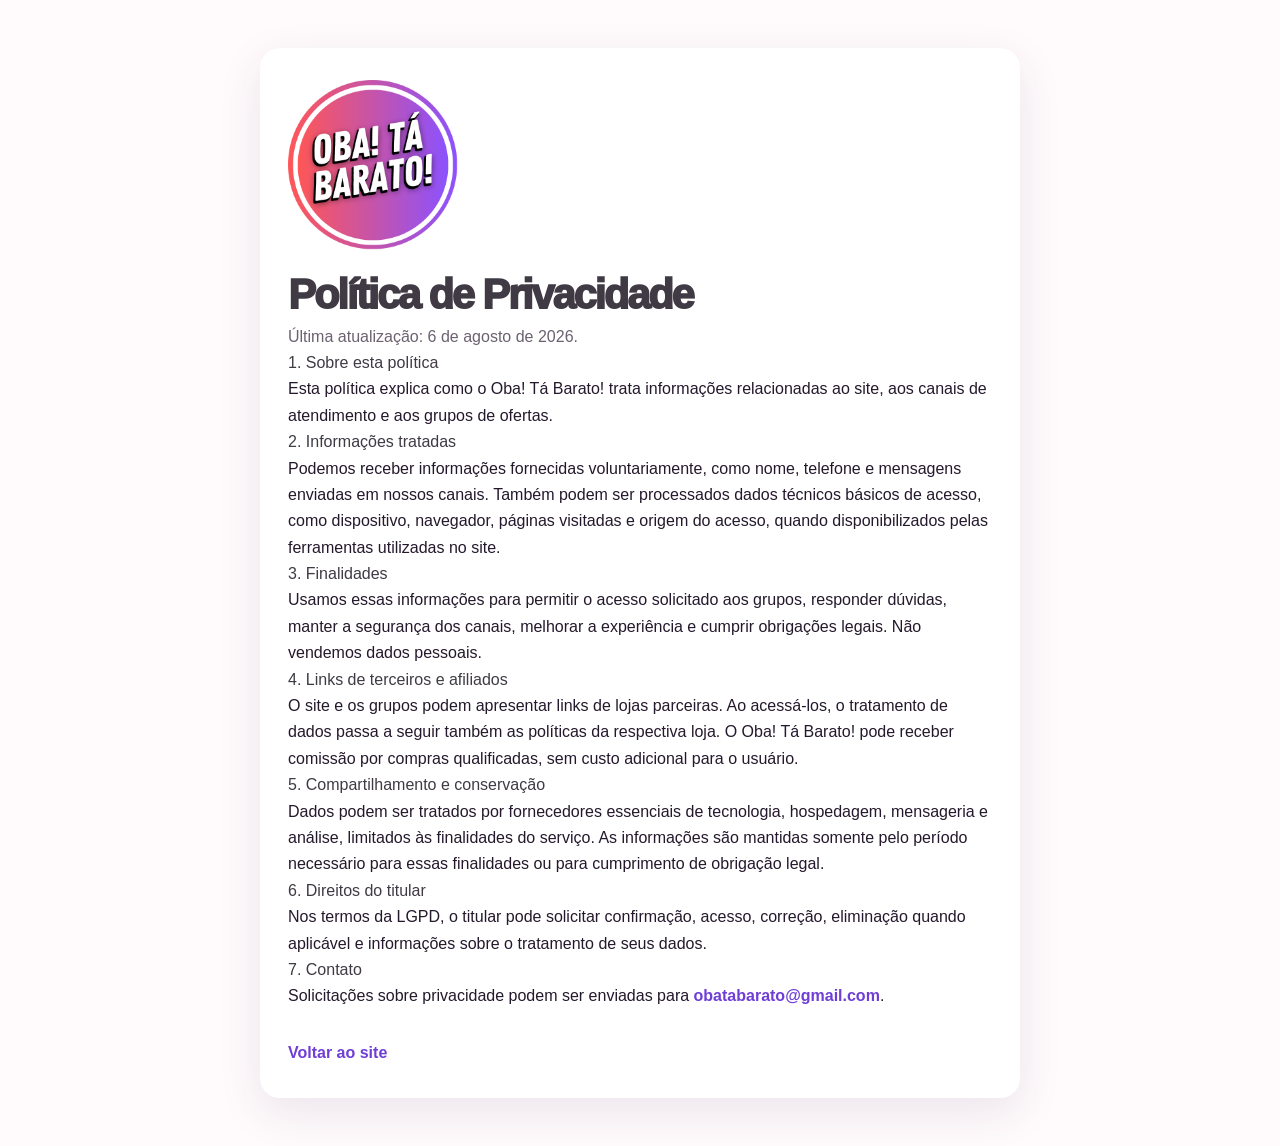
<file: links/index.html>
<!DOCTYPE html>
<html lang="pt-BR"><head><meta http-equiv="Content-Type" content="text/html; charset=UTF-8"><meta name="viewport" content="width=device-width, initial-scale=1"><link rel="stylesheet" href="../assets/index-1CoOqV7_.css"><title>Oba! Tá Barato! | Grupo Gratuito de Ofertas</title><meta name="description" content="Receba promoções, cupons e achadinhos das maiores lojas online diretamente no WhatsApp."><link rel="shortcut icon" href="../favicon-oba.png"><link rel="icon" href="../favicon-oba.png"><link rel="apple-touch-icon" href="../favicon-oba.png"><style>
@font-face{font-family:'Geist';font-style:normal;font-weight:100 900;font-display:swap;src:url(../assets/fonts/Geist-Variable.woff2) format('woff2')}
@font-face{font-family:'Geist Mono';font-style:normal;font-weight:100 900;font-display:swap;src:url(../assets/fonts/GeistMono-Variable.woff2) format('woff2')}
.__font_geist_0tvmz3h{font-family:'Geist',sans-serif}
.__variable_geist_0tvmz3h{--font-geist-sans:'Geist',sans-serif}
.__font_geist_mono_1diim1n{font-family:'Geist Mono',monospace}
.__variable_geist_mono_1diim1n{--font-geist-mono:'Geist Mono',monospace}
</style>
<style>.b200794__Lwjab.b200794__2-XQI{margin:8px 0;margin-bottom:16px}.b200794__3NJd2.b200794__2WalK .b200794__1zKHd{display:flex;flex-wrap:wrap;gap:8px}.b200794__3NJd2.b200794__2WalK .b200794__1zKHd .b200794__1ArvR{height:26px;padding:0px 10px;font-weight:600}.b200794__3NJd2.b200794__2WalK .b200794__2GnF3{font-size:10px;display:inline-flex;align-items:center;color:#bfbfbf;white-space:nowrap;cursor:pointer;text-decoration:underline}.b200794__3NJd2.b200794__2WalK .b200794__2GnF3 .b200794__2pmBU{width:16px;height:16px;background-size:contain;margin-left:5px;cursor:pointer}.b200794__3NJd2.b200794__2WalK .b200794__2GnF3:hover{color:#2f9cc3}.b200794__3NJd2.b200794__2WalK .b200794__3x_r1{width:16px;height:16px;background-position:center;background-repeat:no-repeat;background-size:contain}.b200794__2ByTX.b200794__2q_66{font-weight:500;font-size:12px;line-height:20px;display:flex;align-items:center;justify-content:center;height:36px;border:solid 1px #e0e1e2;border-radius:4px;cursor:pointer;user-select:none;padding:6px 16px;color:rgba(0,0,0,.6);background-color:#e0e1e2}.b200794__2ByTX.b200794__2q_66[data-ah-size=small]{height:28px}.b200794__2ByTX.b200794__2q_66 *{cursor:pointer;user-select:none}.b200794__2ByTX.b200794__2q_66[data-ah-btn-loading=true],.b200794__2ByTX.b200794__2q_66[data-ah-btn-disabled=true]{pointer-events:none}.b200794__2ByTX.b200794__2q_66[data-ah-btn-loading=true] *,.b200794__2ByTX.b200794__2q_66[data-ah-btn-disabled=true] *{pointer-events:none}.b200794__2ByTX.b200794__2q_66:not([data-ah-color=primary]):not([data-ah-color=secondary]){color:rgba(0,0,0,.8)}.b200794__2ByTX.b200794__2q_66:not([data-ah-color=primary]):not([data-ah-color=secondary]) [data-ah-spin-color]{border-color:#f3f3f3 #d6d6d6 #0076f1 !important}.b200794__2ByTX.b200794__2q_66:not([data-ah-color=primary]):not([data-ah-color=secondary]):hover{border-color:#cacbcd;background-color:#cacbcd}.b200794__2ByTX.b200794__2q_66:not([data-ah-color=primary]):not([data-ah-color=secondary]):active{border-color:#babbbc;background-color:#babbbc}.b200794__2ByTX.b200794__2q_66[data-ah-color=primary]{border:solid 1px #db2828;color:#db2828;background-color:rgba(0,0,0,0)}.b200794__2ByTX.b200794__2q_66[data-ah-color=primary] [data-ah-spin-color=primary]{border-color:#f3f3f3 #f94f4f #db2828 !important}.b200794__2ByTX.b200794__2q_66[data-ah-color=primary] svg path{fill:#db2828}.b200794__2ByTX.b200794__2q_66[data-ah-color=primary]:hover{border-color:#d01919;color:#d01919}.b200794__2ByTX.b200794__2q_66[data-ah-color=primary]:hover svg path{fill:#d01919}.b200794__2ByTX.b200794__2q_66[data-ah-color=primary]:active{border-color:#b21e1e;color:#b21e1e}.b200794__2ByTX.b200794__2q_66[data-ah-color=primary]:active svg path{fill:#b21e1e}.b200794__2q_66[data-ah-color=primary][data-ah-variant=contained]{border:solid 1px #db2828;background-color:#db2828;color:#fff}.b200794__2q_66[data-ah-color=primary][data-ah-variant=contained] svg path{fill:#fff}.b200794__2q_66[data-ah-color=primary][data-ah-variant=contained]:hover{border-color:#d01919;background-color:#d01919;color:#fff}.b200794__2q_66[data-ah-color=primary][data-ah-variant=contained]:hover svg path{fill:#fff}.b200794__2q_66[data-ah-color=primary][data-ah-variant=contained]:active{border-color:#b21e1e;background-color:#b21e1e;color:#fff}.b200794__2q_66[data-ah-color=primary][data-ah-variant=contained]:active svg path{fill:#fff}.b200794__2ByTX.b200794__2q_66[data-ah-color=secondary]{border:solid 1px #2c65f1;color:#2c65f1;background-color:rgba(0,0,0,0)}.b200794__2ByTX.b200794__2q_66[data-ah-color=secondary] svg path{fill:#2c65f1}.b200794__2ByTX.b200794__2q_66[data-ah-color=secondary]:hover{border-color:#2154d2;color:#2154d2}.b200794__2ByTX.b200794__2q_66[data-ah-color=secondary]:hover svg path{fill:#2154d2}.b200794__2ByTX.b200794__2q_66[data-ah-color=secondary]:active{border-color:#1d4bbd;color:#1d4bbd}.b200794__2ByTX.b200794__2q_66[data-ah-color=secondary]:active svg path{fill:#1d4bbd}.b200794__2ByTX.b200794__2q_66[data-ah-color=secondary][data-ah-variant=contained]{border:solid 1px #2c65f1;background-color:#2c65f1;color:#fff}.b200794__2ByTX.b200794__2q_66[data-ah-color=secondary][data-ah-variant=contained] svg path{fill:#fff}.b200794__2ByTX.b200794__2q_66[data-ah-color=secondary][data-ah-variant=contained]:hover{border-color:#2154d2;background-color:#2154d2;color:#fff}.b200794__2ByTX.b200794__2q_66[data-ah-color=secondary][data-ah-variant=contained]:hover svg path{fill:#fff}.b200794__2ByTX.b200794__2q_66[data-ah-color=secondary][data-ah-variant=contained]:active{border-color:#1d4bbd;background-color:#1d4bbd;color:#fff}.b200794__2ByTX.b200794__2q_66[data-ah-color=secondary][data-ah-variant=contained]:active svg path{fill:#fff}.b200794__2ByTX.b200794__2q_66[data-ah-color=success]{border:solid 1px #1fbb60;color:#1fbb60;background-color:rgba(0,0,0,0)}.b200794__2ByTX.b200794__2q_66[data-ah-color=success] svg path{fill:#1fbb60}.b200794__2ByTX.b200794__2q_66[data-ah-color=success]:hover{border-color:#1aaf58;color:#1aaf58}.b200794__2ByTX.b200794__2q_66[data-ah-color=success]:hover svg path{fill:#1aaf58}.b200794__2ByTX.b200794__2q_66[data-ah-color=success]:active{border-color:#159e4e;color:#159e4e}.b200794__2ByTX.b200794__2q_66[data-ah-color=success]:active svg path{fill:#159e4e}.b200794__2ByTX.b200794__2q_66[data-ah-color=success][data-ah-variant=contained]{border:solid 1px #1fbb60;background-color:#1fbb60;color:#fff}.b200794__2ByTX.b200794__2q_66[data-ah-color=success][data-ah-variant=contained] svg path{fill:#fff}.b200794__2ByTX.b200794__2q_66[data-ah-color=success][data-ah-variant=contained]:hover{border-color:#1aaf58;background-color:#1aaf58;color:#fff}.b200794__2ByTX.b200794__2q_66[data-ah-color=success][data-ah-variant=contained]:hover svg path{fill:#fff}.b200794__2ByTX.b200794__2q_66[data-ah-color=success][data-ah-variant=contained]:active{border-color:#159e4e;background-color:#159e4e;color:#fff}.b200794__2ByTX.b200794__2q_66[data-ah-color=success][data-ah-variant=contained]:active svg path{fill:#fff}.b200794__2ByTX.b200794__2q_66[data-ah-color=warning][data-ah-variant=contained]{border:solid 1px #fdcc0d;background-color:#fdcc0d;color:#7d6506}.b200794__2ByTX.b200794__2q_66[data-ah-color=warning][data-ah-variant=contained] svg path{fill:#7d6506}.b200794__2ByTX.b200794__2q_66[data-ah-color=warning][data-ah-variant=contained]:hover{border-color:#ffd100;background-color:#ffd100;color:#7d6506}.b200794__2ByTX.b200794__2q_66[data-ah-color=warning][data-ah-variant=contained]:hover svg path{fill:#7d6506}.b200794__2ByTX.b200794__2q_66[data-ah-color=warning][data-ah-variant=contained]:active{border-color:#ecbe0b;background-color:#ecbe0b;color:#7d6506}.b200794__2ByTX.b200794__2q_66[data-ah-color=warning][data-ah-variant=contained]:active svg path{fill:#7d6506}.b200794__33Q8c{display:inline-flex !important}.b200794__33Q8c .b200794__2WZ5J{display:inline-flex;border-radius:50%;width:12px;height:12px;-webkit-animation:b200794__1FlgJ .8s linear infinite;animation:b200794__1FlgJ .8s linear infinite}@-webkit-keyframes b200794__1FlgJ{0%{-webkit-transform:rotate(0deg)}100%{-webkit-transform:rotate(360deg)}}@keyframes b200794__1FlgJ{0%{transform:rotate(0deg)}100%{transform:rotate(360deg)}}.b200794__3cyGA.b200794__1XnLK{display:inline-flex;align-items:center;justify-content:center}.b200794__3cyGA.b200794__1XnLK .b200794__3jDW-{font-size:10px;display:inline-flex;align-items:center;color:#bfbfbf;white-space:nowrap;cursor:pointer;text-decoration:underline}.b200794__3cyGA.b200794__1XnLK .b200794__3jDW- .b200794__2hWkC{width:16px;height:16px;background-size:contain;margin-left:5px;cursor:pointer}.b200794__3cyGA.b200794__1XnLK .b200794__3jDW-:hover{color:#2f9cc3}.b200794__31ZbF.b200794__38geD{align-items:center;display:flex}.b200794__31ZbF.b200794__38geD .b200794__2Zkk1{width:20px;height:20px;cursor:pointer;user-select:none;background-position:center;background-size:contain}.b200794__2CIyB{overflow:hidden !important}.b200794__3zwmj.b200794__ZFemA{position:fixed;top:0;left:0;width:100%;height:100%;background-color:rgba(0,0,0,.7607843137);z-index:9999999;overflow-y:auto;align-items:center;justify-content:center;display:flex}.b200794__3zwmj.b200794__ZFemA *{font-size:13px}.b200794__3zwmj.b200794__ZFemA .b200794__mXV07{max-width:1000px;margin:30px auto;margin-top:60px;padding:24px;background-color:#fff;border-radius:4px;min-height:500px;box-shadow:0px 0px 15px rgba(0,0,0,.4196078431);position:relative}.b200794__3zwmj.b200794__ZFemA .b200794__291z-{display:flex;gap:6px}.b200794__3zwmj.b200794__ZFemA .b200794__291z- .b200794__1LTYq{width:100%}.b200794__3zwmj.b200794__ZFemA .b200794__356f5{height:100%;background-position:center center;background-repeat:no-repeat;background-size:contain}.b200794__3zwmj.b200794__ZFemA .b200794__2PEbI{font-size:18px;font-weight:700;margin-bottom:24px;display:flex;align-items:center;justify-content:space-between;padding-right:32px;white-space:nowrap;gap:12px}.b200794__3zwmj.b200794__ZFemA .b200794__7rycn{display:flex;align-items:center;gap:16px}.b200794__3zwmj.b200794__ZFemA .b200794__193Qq{margin-top:24px}.b200794__3zwmj.b200794__ZFemA .b200794__2JgjE{font-size:15px;font-weight:600;margin-bottom:16px}.b200794__3zwmj.b200794__ZFemA .b200794__3yVkD{display:flex;align-items:center;gap:8px}.b200794__3zwmj.b200794__ZFemA .b200794__3yVkD input{height:30px;border:solid 1px #ccc;border-radius:0px;width:85px;padding:0 10px}.b200794__3zwmj.b200794__ZFemA .b200794__1Nva6{display:flex;gap:20px;margin-top:40px}.b200794__3zwmj.b200794__ZFemA .b200794__1s9kh{display:grid;grid-template-columns:1fr 1fr}.b200794__3zwmj.b200794__ZFemA .b200794__3EzNY{padding-left:30px;margin-bottom:16px}.b200794__3zwmj.b200794__ZFemA .b200794__3EzNY .b200794__6wLjm{width:20px;height:20px;background-position:center;background-size:contain}.b200794__3zwmj.b200794__ZFemA .b200794__3EzNY input{display:none}.b200794__3zwmj.b200794__ZFemA .b200794__3EzNY .b200794__1IX9o{width:20px;height:20px;background-position:center;background-size:contain}.b200794__3zwmj.b200794__ZFemA .b200794__3EzNY .b200794__360ui{display:inline-flex;align-items:center;justify-content:center;gap:8px}.b200794__3zwmj.b200794__ZFemA .b200794__3EzNY .b200794__360ui .b200794__1Ej2e{max-width:100px;overflow:hidden;white-space:nowrap}.b200794__3zwmj.b200794__ZFemA .b200794__3EzNY label{height:30px;border:solid 1px #ccc;border-radius:30px;padding:0 40px;user-select:none;cursor:pointer;display:inline-flex;align-items:center;justify-content:center}.b200794__3zwmj.b200794__ZFemA .b200794__3EzNY label *{user-select:none;cursor:pointer}.b200794__3zwmj.b200794__ZFemA .b200794__3EzNY label:hover{background-color:#e0e1e2}.b200794__3zwmj.b200794__ZFemA .b200794__3EzNY label:active{background-color:#babbbc}.b200794__3zwmj.b200794__ZFemA .b200794__1oACy{padding-right:32px;margin-left:30px}.b200794__3zwmj.b200794__ZFemA .b200794__1oACy .b200794__1d389{width:30px;height:30px;border:solid 1px #ccc;padding:0px 2px}.b200794__3zwmj.b200794__ZFemA .b200794__1oACy input{height:30px;border:solid 1px #ccc;border-radius:0px;padding:0 10px}.b200794__3zwmj.b200794__ZFemA .b200794__2-YyH{position:absolute;content:"";right:0;top:-25px;width:25px;height:25px;display:flex;align-items:center;justify-content:center;font-size:35px;cursor:pointer;user-select:none;padding-bottom:12px;color:#afafaf}.b200794__3zwmj.b200794__ZFemA .b200794__2-YyH:hover{color:#ccc}.b200794__3zwmj.b200794__ZFemA .b200794__2-YyH:active{color:#fff}.b200794__3zwmj.b200794__ZFemA .b200794__2xXhA{height:30px;border:solid 1px #ccc;border-radius:0px;padding:0 10px;display:flex;align-items:center;justify-content:center;text-transform:capitalize}.b200794__3zwmj.b200794__ZFemA .b200794__29iVg{position:relative;display:inline-block;width:44px;height:24px;user-select:none}.b200794__3zwmj.b200794__ZFemA .b200794__29iVg *{user-select:none}.b200794__3zwmj.b200794__ZFemA .b200794__29iVg input{opacity:0;width:0;height:0}.b200794__3zwmj.b200794__ZFemA .b200794__3gAsc{position:absolute;cursor:pointer;top:0;left:0;right:0;bottom:0;background-color:#ccc;-webkit-transition:.4s;transition:.4s;border-radius:30px}.b200794__3zwmj.b200794__ZFemA .b200794__3gAsc:before{position:absolute;content:"";height:18px;width:18px;left:3px;top:50%;transform:translate(0px, -50%);background-color:#fff;-webkit-transition:.4s;transition:.4s;border-radius:50%}.b200794__3zwmj.b200794__ZFemA input:checked+.b200794__3gAsc{background-color:#2c65f1}.b200794__3zwmj.b200794__ZFemA input:focus+.b200794__3gAsc{box-shadow:0 0 1px #2c65f1}.b200794__3zwmj.b200794__ZFemA input:checked+.b200794__3gAsc:before{transform:translate(20px, -50%)}.b200794__3zwmj.b200794__ZFemA .b200794__36PYJ{display:inline-flex;align-items:center;position:relative;padding-left:30px;margin-bottom:12px;cursor:pointer;-webkit-user-select:none;-moz-user-select:none;-ms-user-select:none;user-select:none}.b200794__3zwmj.b200794__ZFemA .b200794__36PYJ input{position:absolute;opacity:0;cursor:pointer}.b200794__3zwmj.b200794__ZFemA .b200794__3te9V{position:absolute;top:50%;left:0;transform:translateY(-50%);height:18px;width:18px;background-color:#eee;border-radius:50%}.b200794__3zwmj.b200794__ZFemA .b200794__36PYJ:hover input~.b200794__3te9V{background-color:#ccc}.b200794__3zwmj.b200794__ZFemA .b200794__36PYJ input:checked~.b200794__3te9V{background-color:#2c65f1}.b200794__3zwmj.b200794__ZFemA .b200794__3te9V:after{content:"";position:absolute;display:none}.b200794__3zwmj.b200794__ZFemA .b200794__36PYJ input:checked~.b200794__3te9V:after{display:block}.b200794__3zwmj.b200794__ZFemA .b200794__36PYJ .b200794__3te9V:after{top:50%;left:50%;width:8px;transform:translate(-50%, -50%);height:8px;border-radius:50%;background:#fff}.b200794__1ammv.b200794__10Fwt .b200794__3jLxj{height:26px;padding:0px 10px;font-weight:600}.b200794__1ammv.b200794__10Fwt .b200794__3-vnu{width:16px;height:16px;background-position:center;background-repeat:no-repeat;background-size:contain}</style><meta id="dcngeagmmhegagicpcmpinaoklddcgon"></head><body class="__variable_geist_0tvmz3h __variable_geist_mono_1diim1n antialiased"><main style="min-height:100vh;background:#fffafb;color:#24192c;padding:48px 18px;font-family:Arial, Helvetica, sans-serif"><article style="width:min(760px, 100%);margin:0 auto;background:#fff;border-radius:20px;padding:32px 28px;box-shadow:0 14px 44px rgba(73,46,118,.10);line-height:1.65"><img src="../logo-oba-ta-barato.png" alt="Oba! Tá Barato!" style="width:170px;height:auto"><h1 style="margin:24px 0 8px;font-size:clamp(30px, 6vw, 42px)">Política de Privacidade</h1><p style="color:#6b6170;margin-top:0">Última atualização: 6 de agosto de 2026.</p><h2>1. Sobre esta política</h2><p>Esta política explica como o Oba! Tá Barato! trata informações relacionadas ao site, aos canais de atendimento e aos grupos de ofertas.</p><h2>2. Informações tratadas</h2><p>Podemos receber informações fornecidas voluntariamente, como nome, telefone e mensagens enviadas em nossos canais. Também podem ser processados dados técnicos básicos de acesso, como dispositivo, navegador, páginas visitadas e origem do acesso, quando disponibilizados pelas ferramentas utilizadas no site.</p><h2>3. Finalidades</h2><p>Usamos essas informações para permitir o acesso solicitado aos grupos, responder dúvidas, manter a segurança dos canais, melhorar a experiência e cumprir obrigações legais. Não vendemos dados pessoais.</p><h2>4. Links de terceiros e afiliados</h2><p>O site e os grupos podem apresentar links de lojas parceiras. Ao acessá-los, o tratamento de dados passa a seguir também as políticas da respectiva loja. O Oba! Tá Barato! pode receber comissão por compras qualificadas, sem custo adicional para o usuário.</p><h2>5. Compartilhamento e conservação</h2><p>Dados podem ser tratados por fornecedores essenciais de tecnologia, hospedagem, mensageria e análise, limitados às finalidades do serviço. As informações são mantidas somente pelo período necessário para essas finalidades ou para cumprimento de obrigação legal.</p><h2>6. Direitos do titular</h2><p>Nos termos da LGPD, o titular pode solicitar confirmação, acesso, correção, eliminação quando aplicável e informações sobre o tratamento de seus dados.</p><h2>7. Contato</h2><p>Solicitações sobre privacidade podem ser enviadas para <a href="mailto:obatabarato@gmail.com" style="color:#6f3ed6;font-weight:700">obatabarato@gmail.com</a>.</p><p style="margin-top:30px"><a href="https://www.obatabarato.com.br/" style="color:#6f3ed6;font-weight:700">Voltar ao site</a></p></article></main></body></html>
</file>
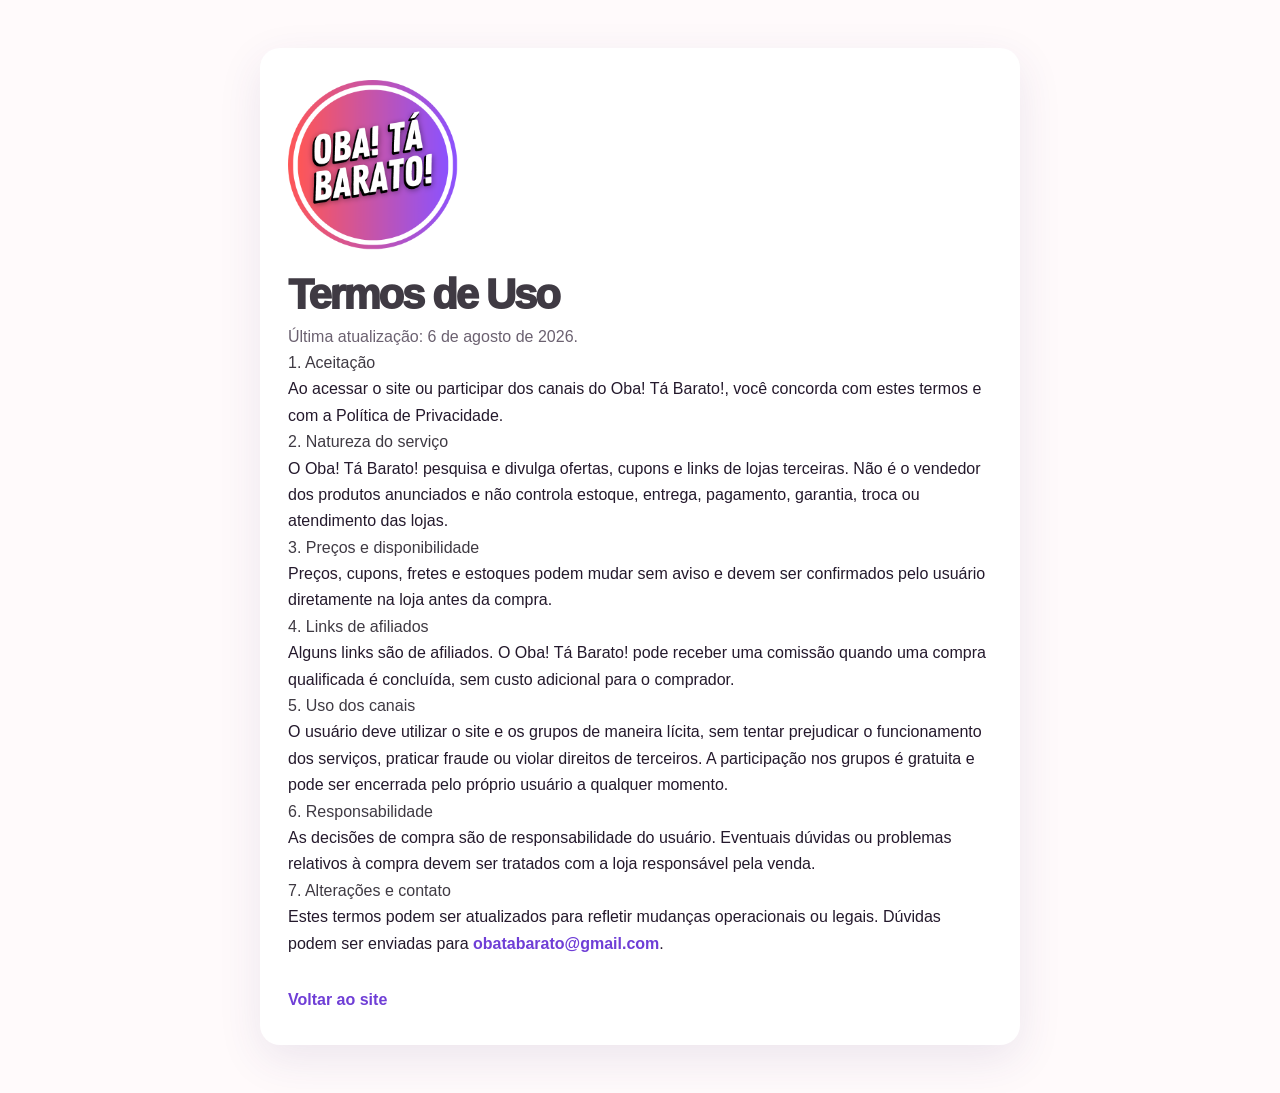
<file: termos/index.html>
<!DOCTYPE html>
<html lang="pt-BR"><head><meta http-equiv="Content-Type" content="text/html; charset=UTF-8"><meta name="viewport" content="width=device-width, initial-scale=1"><link rel="stylesheet" href="../assets/index-1CoOqV7_.css"><title>Oba! Tá Barato! | Grupo Gratuito de Ofertas</title><meta name="description" content="Receba promoções, cupons e achadinhos das maiores lojas online diretamente no WhatsApp."><link rel="shortcut icon" href="../favicon-oba.png"><link rel="icon" href="../favicon-oba.png"><link rel="apple-touch-icon" href="../favicon-oba.png"><style>
@font-face{font-family:'Geist';font-style:normal;font-weight:100 900;font-display:swap;src:url(../assets/fonts/Geist-Variable.woff2) format('woff2')}
@font-face{font-family:'Geist Mono';font-style:normal;font-weight:100 900;font-display:swap;src:url(../assets/fonts/GeistMono-Variable.woff2) format('woff2')}
.__font_geist_0tvmz3h{font-family:'Geist',sans-serif}
.__variable_geist_0tvmz3h{--font-geist-sans:'Geist',sans-serif}
.__font_geist_mono_1diim1n{font-family:'Geist Mono',monospace}
.__variable_geist_mono_1diim1n{--font-geist-mono:'Geist Mono',monospace}
</style>
<style>.b200794__Lwjab.b200794__2-XQI{margin:8px 0;margin-bottom:16px}.b200794__3NJd2.b200794__2WalK .b200794__1zKHd{display:flex;flex-wrap:wrap;gap:8px}.b200794__3NJd2.b200794__2WalK .b200794__1zKHd .b200794__1ArvR{height:26px;padding:0px 10px;font-weight:600}.b200794__3NJd2.b200794__2WalK .b200794__2GnF3{font-size:10px;display:inline-flex;align-items:center;color:#bfbfbf;white-space:nowrap;cursor:pointer;text-decoration:underline}.b200794__3NJd2.b200794__2WalK .b200794__2GnF3 .b200794__2pmBU{width:16px;height:16px;background-size:contain;margin-left:5px;cursor:pointer}.b200794__3NJd2.b200794__2WalK .b200794__2GnF3:hover{color:#2f9cc3}.b200794__3NJd2.b200794__2WalK .b200794__3x_r1{width:16px;height:16px;background-position:center;background-repeat:no-repeat;background-size:contain}.b200794__2ByTX.b200794__2q_66{font-weight:500;font-size:12px;line-height:20px;display:flex;align-items:center;justify-content:center;height:36px;border:solid 1px #e0e1e2;border-radius:4px;cursor:pointer;user-select:none;padding:6px 16px;color:rgba(0,0,0,.6);background-color:#e0e1e2}.b200794__2ByTX.b200794__2q_66[data-ah-size=small]{height:28px}.b200794__2ByTX.b200794__2q_66 *{cursor:pointer;user-select:none}.b200794__2ByTX.b200794__2q_66[data-ah-btn-loading=true],.b200794__2ByTX.b200794__2q_66[data-ah-btn-disabled=true]{pointer-events:none}.b200794__2ByTX.b200794__2q_66[data-ah-btn-loading=true] *,.b200794__2ByTX.b200794__2q_66[data-ah-btn-disabled=true] *{pointer-events:none}.b200794__2ByTX.b200794__2q_66:not([data-ah-color=primary]):not([data-ah-color=secondary]){color:rgba(0,0,0,.8)}.b200794__2ByTX.b200794__2q_66:not([data-ah-color=primary]):not([data-ah-color=secondary]) [data-ah-spin-color]{border-color:#f3f3f3 #d6d6d6 #0076f1 !important}.b200794__2ByTX.b200794__2q_66:not([data-ah-color=primary]):not([data-ah-color=secondary]):hover{border-color:#cacbcd;background-color:#cacbcd}.b200794__2ByTX.b200794__2q_66:not([data-ah-color=primary]):not([data-ah-color=secondary]):active{border-color:#babbbc;background-color:#babbbc}.b200794__2ByTX.b200794__2q_66[data-ah-color=primary]{border:solid 1px #db2828;color:#db2828;background-color:rgba(0,0,0,0)}.b200794__2ByTX.b200794__2q_66[data-ah-color=primary] [data-ah-spin-color=primary]{border-color:#f3f3f3 #f94f4f #db2828 !important}.b200794__2ByTX.b200794__2q_66[data-ah-color=primary] svg path{fill:#db2828}.b200794__2ByTX.b200794__2q_66[data-ah-color=primary]:hover{border-color:#d01919;color:#d01919}.b200794__2ByTX.b200794__2q_66[data-ah-color=primary]:hover svg path{fill:#d01919}.b200794__2ByTX.b200794__2q_66[data-ah-color=primary]:active{border-color:#b21e1e;color:#b21e1e}.b200794__2ByTX.b200794__2q_66[data-ah-color=primary]:active svg path{fill:#b21e1e}.b200794__2q_66[data-ah-color=primary][data-ah-variant=contained]{border:solid 1px #db2828;background-color:#db2828;color:#fff}.b200794__2q_66[data-ah-color=primary][data-ah-variant=contained] svg path{fill:#fff}.b200794__2q_66[data-ah-color=primary][data-ah-variant=contained]:hover{border-color:#d01919;background-color:#d01919;color:#fff}.b200794__2q_66[data-ah-color=primary][data-ah-variant=contained]:hover svg path{fill:#fff}.b200794__2q_66[data-ah-color=primary][data-ah-variant=contained]:active{border-color:#b21e1e;background-color:#b21e1e;color:#fff}.b200794__2q_66[data-ah-color=primary][data-ah-variant=contained]:active svg path{fill:#fff}.b200794__2ByTX.b200794__2q_66[data-ah-color=secondary]{border:solid 1px #2c65f1;color:#2c65f1;background-color:rgba(0,0,0,0)}.b200794__2ByTX.b200794__2q_66[data-ah-color=secondary] svg path{fill:#2c65f1}.b200794__2ByTX.b200794__2q_66[data-ah-color=secondary]:hover{border-color:#2154d2;color:#2154d2}.b200794__2ByTX.b200794__2q_66[data-ah-color=secondary]:hover svg path{fill:#2154d2}.b200794__2ByTX.b200794__2q_66[data-ah-color=secondary]:active{border-color:#1d4bbd;color:#1d4bbd}.b200794__2ByTX.b200794__2q_66[data-ah-color=secondary]:active svg path{fill:#1d4bbd}.b200794__2ByTX.b200794__2q_66[data-ah-color=secondary][data-ah-variant=contained]{border:solid 1px #2c65f1;background-color:#2c65f1;color:#fff}.b200794__2ByTX.b200794__2q_66[data-ah-color=secondary][data-ah-variant=contained] svg path{fill:#fff}.b200794__2ByTX.b200794__2q_66[data-ah-color=secondary][data-ah-variant=contained]:hover{border-color:#2154d2;background-color:#2154d2;color:#fff}.b200794__2ByTX.b200794__2q_66[data-ah-color=secondary][data-ah-variant=contained]:hover svg path{fill:#fff}.b200794__2ByTX.b200794__2q_66[data-ah-color=secondary][data-ah-variant=contained]:active{border-color:#1d4bbd;background-color:#1d4bbd;color:#fff}.b200794__2ByTX.b200794__2q_66[data-ah-color=secondary][data-ah-variant=contained]:active svg path{fill:#fff}.b200794__2ByTX.b200794__2q_66[data-ah-color=success]{border:solid 1px #1fbb60;color:#1fbb60;background-color:rgba(0,0,0,0)}.b200794__2ByTX.b200794__2q_66[data-ah-color=success] svg path{fill:#1fbb60}.b200794__2ByTX.b200794__2q_66[data-ah-color=success]:hover{border-color:#1aaf58;color:#1aaf58}.b200794__2ByTX.b200794__2q_66[data-ah-color=success]:hover svg path{fill:#1aaf58}.b200794__2ByTX.b200794__2q_66[data-ah-color=success]:active{border-color:#159e4e;color:#159e4e}.b200794__2ByTX.b200794__2q_66[data-ah-color=success]:active svg path{fill:#159e4e}.b200794__2ByTX.b200794__2q_66[data-ah-color=success][data-ah-variant=contained]{border:solid 1px #1fbb60;background-color:#1fbb60;color:#fff}.b200794__2ByTX.b200794__2q_66[data-ah-color=success][data-ah-variant=contained] svg path{fill:#fff}.b200794__2ByTX.b200794__2q_66[data-ah-color=success][data-ah-variant=contained]:hover{border-color:#1aaf58;background-color:#1aaf58;color:#fff}.b200794__2ByTX.b200794__2q_66[data-ah-color=success][data-ah-variant=contained]:hover svg path{fill:#fff}.b200794__2ByTX.b200794__2q_66[data-ah-color=success][data-ah-variant=contained]:active{border-color:#159e4e;background-color:#159e4e;color:#fff}.b200794__2ByTX.b200794__2q_66[data-ah-color=success][data-ah-variant=contained]:active svg path{fill:#fff}.b200794__2ByTX.b200794__2q_66[data-ah-color=warning][data-ah-variant=contained]{border:solid 1px #fdcc0d;background-color:#fdcc0d;color:#7d6506}.b200794__2ByTX.b200794__2q_66[data-ah-color=warning][data-ah-variant=contained] svg path{fill:#7d6506}.b200794__2ByTX.b200794__2q_66[data-ah-color=warning][data-ah-variant=contained]:hover{border-color:#ffd100;background-color:#ffd100;color:#7d6506}.b200794__2ByTX.b200794__2q_66[data-ah-color=warning][data-ah-variant=contained]:hover svg path{fill:#7d6506}.b200794__2ByTX.b200794__2q_66[data-ah-color=warning][data-ah-variant=contained]:active{border-color:#ecbe0b;background-color:#ecbe0b;color:#7d6506}.b200794__2ByTX.b200794__2q_66[data-ah-color=warning][data-ah-variant=contained]:active svg path{fill:#7d6506}.b200794__33Q8c{display:inline-flex !important}.b200794__33Q8c .b200794__2WZ5J{display:inline-flex;border-radius:50%;width:12px;height:12px;-webkit-animation:b200794__1FlgJ .8s linear infinite;animation:b200794__1FlgJ .8s linear infinite}@-webkit-keyframes b200794__1FlgJ{0%{-webkit-transform:rotate(0deg)}100%{-webkit-transform:rotate(360deg)}}@keyframes b200794__1FlgJ{0%{transform:rotate(0deg)}100%{transform:rotate(360deg)}}.b200794__3cyGA.b200794__1XnLK{display:inline-flex;align-items:center;justify-content:center}.b200794__3cyGA.b200794__1XnLK .b200794__3jDW-{font-size:10px;display:inline-flex;align-items:center;color:#bfbfbf;white-space:nowrap;cursor:pointer;text-decoration:underline}.b200794__3cyGA.b200794__1XnLK .b200794__3jDW- .b200794__2hWkC{width:16px;height:16px;background-size:contain;margin-left:5px;cursor:pointer}.b200794__3cyGA.b200794__1XnLK .b200794__3jDW-:hover{color:#2f9cc3}.b200794__31ZbF.b200794__38geD{align-items:center;display:flex}.b200794__31ZbF.b200794__38geD .b200794__2Zkk1{width:20px;height:20px;cursor:pointer;user-select:none;background-position:center;background-size:contain}.b200794__2CIyB{overflow:hidden !important}.b200794__3zwmj.b200794__ZFemA{position:fixed;top:0;left:0;width:100%;height:100%;background-color:rgba(0,0,0,.7607843137);z-index:9999999;overflow-y:auto;align-items:center;justify-content:center;display:flex}.b200794__3zwmj.b200794__ZFemA *{font-size:13px}.b200794__3zwmj.b200794__ZFemA .b200794__mXV07{max-width:1000px;margin:30px auto;margin-top:60px;padding:24px;background-color:#fff;border-radius:4px;min-height:500px;box-shadow:0px 0px 15px rgba(0,0,0,.4196078431);position:relative}.b200794__3zwmj.b200794__ZFemA .b200794__291z-{display:flex;gap:6px}.b200794__3zwmj.b200794__ZFemA .b200794__291z- .b200794__1LTYq{width:100%}.b200794__3zwmj.b200794__ZFemA .b200794__356f5{height:100%;background-position:center center;background-repeat:no-repeat;background-size:contain}.b200794__3zwmj.b200794__ZFemA .b200794__2PEbI{font-size:18px;font-weight:700;margin-bottom:24px;display:flex;align-items:center;justify-content:space-between;padding-right:32px;white-space:nowrap;gap:12px}.b200794__3zwmj.b200794__ZFemA .b200794__7rycn{display:flex;align-items:center;gap:16px}.b200794__3zwmj.b200794__ZFemA .b200794__193Qq{margin-top:24px}.b200794__3zwmj.b200794__ZFemA .b200794__2JgjE{font-size:15px;font-weight:600;margin-bottom:16px}.b200794__3zwmj.b200794__ZFemA .b200794__3yVkD{display:flex;align-items:center;gap:8px}.b200794__3zwmj.b200794__ZFemA .b200794__3yVkD input{height:30px;border:solid 1px #ccc;border-radius:0px;width:85px;padding:0 10px}.b200794__3zwmj.b200794__ZFemA .b200794__1Nva6{display:flex;gap:20px;margin-top:40px}.b200794__3zwmj.b200794__ZFemA .b200794__1s9kh{display:grid;grid-template-columns:1fr 1fr}.b200794__3zwmj.b200794__ZFemA .b200794__3EzNY{padding-left:30px;margin-bottom:16px}.b200794__3zwmj.b200794__ZFemA .b200794__3EzNY .b200794__6wLjm{width:20px;height:20px;background-position:center;background-size:contain}.b200794__3zwmj.b200794__ZFemA .b200794__3EzNY input{display:none}.b200794__3zwmj.b200794__ZFemA .b200794__3EzNY .b200794__1IX9o{width:20px;height:20px;background-position:center;background-size:contain}.b200794__3zwmj.b200794__ZFemA .b200794__3EzNY .b200794__360ui{display:inline-flex;align-items:center;justify-content:center;gap:8px}.b200794__3zwmj.b200794__ZFemA .b200794__3EzNY .b200794__360ui .b200794__1Ej2e{max-width:100px;overflow:hidden;white-space:nowrap}.b200794__3zwmj.b200794__ZFemA .b200794__3EzNY label{height:30px;border:solid 1px #ccc;border-radius:30px;padding:0 40px;user-select:none;cursor:pointer;display:inline-flex;align-items:center;justify-content:center}.b200794__3zwmj.b200794__ZFemA .b200794__3EzNY label *{user-select:none;cursor:pointer}.b200794__3zwmj.b200794__ZFemA .b200794__3EzNY label:hover{background-color:#e0e1e2}.b200794__3zwmj.b200794__ZFemA .b200794__3EzNY label:active{background-color:#babbbc}.b200794__3zwmj.b200794__ZFemA .b200794__1oACy{padding-right:32px;margin-left:30px}.b200794__3zwmj.b200794__ZFemA .b200794__1oACy .b200794__1d389{width:30px;height:30px;border:solid 1px #ccc;padding:0px 2px}.b200794__3zwmj.b200794__ZFemA .b200794__1oACy input{height:30px;border:solid 1px #ccc;border-radius:0px;padding:0 10px}.b200794__3zwmj.b200794__ZFemA .b200794__2-YyH{position:absolute;content:"";right:0;top:-25px;width:25px;height:25px;display:flex;align-items:center;justify-content:center;font-size:35px;cursor:pointer;user-select:none;padding-bottom:12px;color:#afafaf}.b200794__3zwmj.b200794__ZFemA .b200794__2-YyH:hover{color:#ccc}.b200794__3zwmj.b200794__ZFemA .b200794__2-YyH:active{color:#fff}.b200794__3zwmj.b200794__ZFemA .b200794__2xXhA{height:30px;border:solid 1px #ccc;border-radius:0px;padding:0 10px;display:flex;align-items:center;justify-content:center;text-transform:capitalize}.b200794__3zwmj.b200794__ZFemA .b200794__29iVg{position:relative;display:inline-block;width:44px;height:24px;user-select:none}.b200794__3zwmj.b200794__ZFemA .b200794__29iVg *{user-select:none}.b200794__3zwmj.b200794__ZFemA .b200794__29iVg input{opacity:0;width:0;height:0}.b200794__3zwmj.b200794__ZFemA .b200794__3gAsc{position:absolute;cursor:pointer;top:0;left:0;right:0;bottom:0;background-color:#ccc;-webkit-transition:.4s;transition:.4s;border-radius:30px}.b200794__3zwmj.b200794__ZFemA .b200794__3gAsc:before{position:absolute;content:"";height:18px;width:18px;left:3px;top:50%;transform:translate(0px, -50%);background-color:#fff;-webkit-transition:.4s;transition:.4s;border-radius:50%}.b200794__3zwmj.b200794__ZFemA input:checked+.b200794__3gAsc{background-color:#2c65f1}.b200794__3zwmj.b200794__ZFemA input:focus+.b200794__3gAsc{box-shadow:0 0 1px #2c65f1}.b200794__3zwmj.b200794__ZFemA input:checked+.b200794__3gAsc:before{transform:translate(20px, -50%)}.b200794__3zwmj.b200794__ZFemA .b200794__36PYJ{display:inline-flex;align-items:center;position:relative;padding-left:30px;margin-bottom:12px;cursor:pointer;-webkit-user-select:none;-moz-user-select:none;-ms-user-select:none;user-select:none}.b200794__3zwmj.b200794__ZFemA .b200794__36PYJ input{position:absolute;opacity:0;cursor:pointer}.b200794__3zwmj.b200794__ZFemA .b200794__3te9V{position:absolute;top:50%;left:0;transform:translateY(-50%);height:18px;width:18px;background-color:#eee;border-radius:50%}.b200794__3zwmj.b200794__ZFemA .b200794__36PYJ:hover input~.b200794__3te9V{background-color:#ccc}.b200794__3zwmj.b200794__ZFemA .b200794__36PYJ input:checked~.b200794__3te9V{background-color:#2c65f1}.b200794__3zwmj.b200794__ZFemA .b200794__3te9V:after{content:"";position:absolute;display:none}.b200794__3zwmj.b200794__ZFemA .b200794__36PYJ input:checked~.b200794__3te9V:after{display:block}.b200794__3zwmj.b200794__ZFemA .b200794__36PYJ .b200794__3te9V:after{top:50%;left:50%;width:8px;transform:translate(-50%, -50%);height:8px;border-radius:50%;background:#fff}.b200794__1ammv.b200794__10Fwt .b200794__3jLxj{height:26px;padding:0px 10px;font-weight:600}.b200794__1ammv.b200794__10Fwt .b200794__3-vnu{width:16px;height:16px;background-position:center;background-repeat:no-repeat;background-size:contain}</style><meta id="dcngeagmmhegagicpcmpinaoklddcgon"></head><body class="__variable_geist_0tvmz3h __variable_geist_mono_1diim1n antialiased"><main style="min-height:100vh;background:#fffafb;color:#24192c;padding:48px 18px;font-family:Arial, Helvetica, sans-serif"><article style="width:min(760px, 100%);margin:0 auto;background:#fff;border-radius:20px;padding:32px 28px;box-shadow:0 14px 44px rgba(73,46,118,.10);line-height:1.65"><img src="../logo-oba-ta-barato.png" alt="Oba! Tá Barato!" style="width:170px;height:auto"><h1 style="margin:24px 0 8px;font-size:clamp(30px, 6vw, 42px)">Termos de Uso</h1><p style="color:#6b6170;margin-top:0">Última atualização: 6 de agosto de 2026.</p><h2>1. Aceitação</h2><p>Ao acessar o site ou participar dos canais do Oba! Tá Barato!, você concorda com estes termos e com a Política de Privacidade.</p><h2>2. Natureza do serviço</h2><p>O Oba! Tá Barato! pesquisa e divulga ofertas, cupons e links de lojas terceiras. Não é o vendedor dos produtos anunciados e não controla estoque, entrega, pagamento, garantia, troca ou atendimento das lojas.</p><h2>3. Preços e disponibilidade</h2><p>Preços, cupons, fretes e estoques podem mudar sem aviso e devem ser confirmados pelo usuário diretamente na loja antes da compra.</p><h2>4. Links de afiliados</h2><p>Alguns links são de afiliados. O Oba! Tá Barato! pode receber uma comissão quando uma compra qualificada é concluída, sem custo adicional para o comprador.</p><h2>5. Uso dos canais</h2><p>O usuário deve utilizar o site e os grupos de maneira lícita, sem tentar prejudicar o funcionamento dos serviços, praticar fraude ou violar direitos de terceiros. A participação nos grupos é gratuita e pode ser encerrada pelo próprio usuário a qualquer momento.</p><h2>6. Responsabilidade</h2><p>As decisões de compra são de responsabilidade do usuário. Eventuais dúvidas ou problemas relativos à compra devem ser tratados com a loja responsável pela venda.</p><h2>7. Alterações e contato</h2><p>Estes termos podem ser atualizados para refletir mudanças operacionais ou legais. Dúvidas podem ser enviadas para <a href="mailto:obatabarato@gmail.com" style="color:#6f3ed6;font-weight:700">obatabarato@gmail.com</a>.</p><p style="margin-top:30px"><a href="https://www.obatabarato.com.br/" style="color:#6f3ed6;font-weight:700">Voltar ao site</a></p></article></main></body></html>
</file>
<file: assets/index-1CoOqV7_.css>
@import "https://fonts.googleapis.com/css2?family=Roboto:wght@300;400;500;700;900&display=swap";@layer properties{@supports (((-webkit-hyphens:none)) and (not (margin-trim:inline))) or ((-moz-orient:inline) and (not (color:rgb(from red r g b)))){*,:before,:after,::backdrop{--tw-border-style:solid;--tw-blur:initial;--tw-brightness:initial;--tw-contrast:initial;--tw-grayscale:initial;--tw-hue-rotate:initial;--tw-invert:initial;--tw-opacity:initial;--tw-saturate:initial;--tw-sepia:initial;--tw-drop-shadow:initial;--tw-drop-shadow-color:initial;--tw-drop-shadow-alpha:100%;--tw-drop-shadow-size:initial}}}@layer theme{:root,:host{--font-sans:ui-sans-serif, system-ui, sans-serif, "Apple Color Emoji", "Segoe UI Emoji", "Segoe UI Symbol", "Noto Color Emoji";--font-mono:ui-monospace, SFMono-Regular, Menlo, Monaco, Consolas, "Liberation Mono", "Courier New", monospace;--spacing:.25rem;--default-font-family:var(--font-sans);--default-mono-font-family:var(--font-mono)}}@layer base{*,:after,:before,::backdrop{box-sizing:border-box;border:0 solid;margin:0;padding:0}::file-selector-button{box-sizing:border-box;border:0 solid;margin:0;padding:0}html,:host{-webkit-text-size-adjust:100%;tab-size:4;line-height:1.5;font-family:var(--default-font-family,ui-sans-serif, system-ui, sans-serif, "Apple Color Emoji", "Segoe UI Emoji", "Segoe UI Symbol", "Noto Color Emoji");font-feature-settings:var(--default-font-feature-settings,normal);font-variation-settings:var(--default-font-variation-settings,normal);-webkit-tap-highlight-color:transparent}hr{height:0;color:inherit;border-top-width:1px}abbr:where([title]){-webkit-text-decoration:underline dotted;text-decoration:underline dotted}h1,h2,h3,h4,h5,h6{font-size:inherit;font-weight:inherit}a{color:inherit;-webkit-text-decoration:inherit;-webkit-text-decoration:inherit;-webkit-text-decoration:inherit;-webkit-text-decoration:inherit;text-decoration:inherit}b,strong{font-weight:bolder}code,kbd,samp,pre{font-family:var(--default-mono-font-family,ui-monospace, SFMono-Regular, Menlo, Monaco, Consolas, "Liberation Mono", "Courier New", monospace);font-feature-settings:var(--default-mono-font-feature-settings,normal);font-variation-settings:var(--default-mono-font-variation-settings,normal);font-size:1em}small{font-size:80%}sub,sup{vertical-align:baseline;font-size:75%;line-height:0;position:relative}sub{bottom:-.25em}sup{top:-.5em}table{text-indent:0;border-color:inherit;border-collapse:collapse}:-moz-focusring{outline:auto}progress{vertical-align:baseline}summary{display:list-item}ol,ul,menu{list-style:none}img,svg,video,canvas,audio,iframe,embed,object{vertical-align:middle;display:block}img,video{max-width:100%;height:auto}button,input,select,optgroup,textarea{font:inherit;font-feature-settings:inherit;font-variation-settings:inherit;letter-spacing:inherit;color:inherit;opacity:1;background-color:#0000;border-radius:0}::file-selector-button{font:inherit;font-feature-settings:inherit;font-variation-settings:inherit;letter-spacing:inherit;color:inherit;opacity:1;background-color:#0000;border-radius:0}:where(select:is([multiple],[size])) optgroup{font-weight:bolder}:where(select:is([multiple],[size])) optgroup option{padding-inline-start:20px}::file-selector-button{margin-inline-end:4px}::placeholder{opacity:1}@supports (not ((-webkit-appearance:-apple-pay-button))) or (contain-intrinsic-size:1px){::placeholder{color:currentColor}@supports (color:color-mix(in lab, red, red)){::placeholder{color:color-mix(in oklab, currentcolor 50%, transparent)}}}textarea{resize:vertical}::-webkit-search-decoration{-webkit-appearance:none}::-webkit-date-and-time-value{min-height:1lh;text-align:inherit}::-webkit-datetime-edit{display:inline-flex}::-webkit-datetime-edit-fields-wrapper{padding:0}::-webkit-datetime-edit{padding-block:0}::-webkit-datetime-edit-year-field{padding-block:0}::-webkit-datetime-edit-month-field{padding-block:0}::-webkit-datetime-edit-day-field{padding-block:0}::-webkit-datetime-edit-hour-field{padding-block:0}::-webkit-datetime-edit-minute-field{padding-block:0}::-webkit-datetime-edit-second-field{padding-block:0}::-webkit-datetime-edit-millisecond-field{padding-block:0}::-webkit-datetime-edit-meridiem-field{padding-block:0}::-webkit-calendar-picker-indicator{line-height:1}:-moz-ui-invalid{box-shadow:none}button,input:where([type=button],[type=reset],[type=submit]){appearance:button}::file-selector-button{appearance:button}::-webkit-inner-spin-button{height:auto}::-webkit-outer-spin-button{height:auto}[hidden]:where(:not([hidden=until-found])){display:none!important}}@layer components;@layer utilities{.visible{visibility:visible}.relative{position:relative}.start{inset-inline-start:var(--spacing)}.container{width:100%}@media (width>=40rem){.container{max-width:40rem}}@media (width>=48rem){.container{max-width:48rem}}@media (width>=64rem){.container{max-width:64rem}}@media (width>=80rem){.container{max-width:80rem}}@media (width>=96rem){.container{max-width:96rem}}.block{display:block}.table{display:table}.border{border-style:var(--tw-border-style);border-width:1px}.antialiased{-webkit-font-smoothing:antialiased;-moz-osx-font-smoothing:grayscale}.filter{filter:var(--tw-blur,) var(--tw-brightness,) var(--tw-contrast,) var(--tw-grayscale,) var(--tw-hue-rotate,) var(--tw-invert,) var(--tw-saturate,) var(--tw-sepia,) var(--tw-drop-shadow,)}}:root{--coral:#ff5c63;--coral-dark:#e54564;--pink:#dc4f91;--magenta:#c04eb9;--violet:#8950f6;--violet-dark:#6f3ed6;--lavender:#f3edff;--blush:#fff1f5;--cream:#fffafb;--ink:#24192c;--muted:#6b6170;--green:#19b85a;--green-dark:#109447;--white:#fff;--brand-gradient:linear-gradient(115deg, var(--coral) 0%, var(--pink) 44%, var(--violet) 100%)}*{box-sizing:border-box}html{scroll-behavior:smooth}body{background:var(--cream);color:var(--ink);margin:0;font-family:Arial,Helvetica,sans-serif}a{color:inherit;text-decoration:none}.container{width:min(1120px,100% - 36px);margin-inline:auto}.ticker{z-index:50;color:#fff;letter-spacing:.08em;background:#181818;align-items:center;height:36px;font-size:12px;font-weight:800;display:flex;position:sticky;top:0;overflow:hidden}.ticker-track{white-space:nowrap;align-items:center;gap:26px;width:max-content;animation:22s linear infinite ticker;display:flex}.ticker b{color:#ff7396}@keyframes ticker{to{transform:translate(-50%)}}.hero{background:radial-gradient(circle at 84% 18%,#ffffffd1 0 7%,#0000 7.4%),linear-gradient(135deg,#fff8fa 0%,#f8eafa 50%,#eee8ff 100%);min-height:760px;padding:66px 0 74px;position:relative;overflow:hidden}.hero:after{content:"";background:var(--cream);border-radius:50% 50% 0 0;width:110%;height:105px;position:absolute;bottom:-58px;left:-5%}.hero-grid{z-index:2;grid-template-columns:1.05fr .95fr;align-items:center;gap:70px;display:grid;position:relative}.hero-copy{max-width:620px}.brand{margin-bottom:26px;display:inline-block}.brand img{filter:drop-shadow(0 12px 22px #642d8629);width:190px;height:auto;display:block}.eyebrow,.section-kicker{color:var(--coral-dark);letter-spacing:.16em;margin-bottom:14px;font-size:12px;font-weight:900;display:block}h1{letter-spacing:-.055em;max-width:640px;margin:0;font-size:clamp(42px,5vw,68px);font-weight:950;line-height:.99}.hero-lead{color:#5c5163;max-width:600px;margin:24px 0 25px;font-size:18px;line-height:1.55}.quick-benefits{grid-template-columns:repeat(3,1fr);gap:10px;margin-bottom:24px;display:grid}.quick-benefits div{background:#ffffffa6;border:1px solid #7d4d9a21;border-radius:15px;align-items:center;gap:9px;min-height:66px;padding:11px 12px;font-size:13px;display:flex;box-shadow:0 8px 24px #5d337d14}.quick-benefits span{font-size:20px}.cta{color:#fff;border-radius:16px;justify-content:center;align-items:center;gap:10px;min-height:60px;padding:14px 24px;font-size:18px;font-weight:900;transition:transform .2s,box-shadow .2s,background .2s;display:flex;box-shadow:0 12px 26px #0d803b42}.cta:hover{transform:translateY(-2px);box-shadow:0 16px 30px #0d803b57}.cta.primary{background:linear-gradient(180deg, #20c767, var(--green))}.cta.primary:hover{background:var(--green-dark)}.whatsapp-icon{border:2px solid #fff;border-radius:50%;place-items:center;width:28px;height:28px;font-size:19px;display:grid;transform:rotate(-18deg)}.cta-note{text-align:center;color:#665a6d;margin:10px 0 0;font-size:12px;font-weight:700}.cta-note i{color:var(--pink);margin:0 6px;font-style:normal}.activity-card{background:#ffffff85;border-radius:14px;align-items:center;gap:12px;margin-top:22px;padding:13px 16px;display:flex}.activity-card strong,.activity-card small{display:block}.activity-card strong{font-size:13px}.activity-card small{color:#74677a;margin-top:3px;font-size:11px}.live-dot{background:var(--green);border-radius:50%;flex:none;width:11px;height:11px;animation:1.8s infinite pulse;box-shadow:0 0 0 6px #19b85a26}@keyframes pulse{50%{opacity:.5}}.phone-stage{place-items:center;min-height:650px;display:grid;position:relative}.phone{z-index:3;background:#101010;border:5px solid #252525;border-radius:46px;width:322px;height:642px;padding:13px;position:relative;transform:rotate(3deg);box-shadow:0 35px 70px #5b2f7e47,inset 0 0 0 2px #666}.phone-speaker{z-index:4;background:#111;border-radius:0 0 14px 14px;width:78px;height:20px;position:absolute;top:21px;left:50%;transform:translate(-50%)}.phone-screen{background:#efeae2;border-radius:31px;height:100%;overflow:hidden}.wa-header{color:#fff;background:#075e54;grid-template-columns:38px 1fr 18px;align-items:center;gap:8px;height:74px;padding:17px 12px 8px;font-size:12px;display:grid}.wa-header strong,.wa-header small{display:block}.wa-header small{opacity:.76;margin-top:3px;font-size:9px}.mini-logo{background:#fff;border-radius:50%;place-items:center;width:36px;height:36px;display:grid;overflow:hidden}.mini-logo img{object-fit:cover;width:100%;height:100%;display:block}.chat-day{color:#5e7079;background:#d8edfa;border-radius:7px;width:max-content;margin:9px auto 4px;padding:4px 10px;font-size:8px;font-weight:800}.offer-loop{animation:16s linear infinite offerScroll}@keyframes offerScroll{to{transform:translateY(-570px)}}.chat-offer{background:#fff;border-radius:8px;width:87%;margin:8px 0 10px 10px;padding:8px;position:relative;box-shadow:0 2px 4px #0000001a}.chat-offer:before{content:"";border-top:9px solid #fff;border-left:8px solid #0000;position:absolute;top:0;left:-6px}.product-pic{background:linear-gradient(135deg,#fff0f5,#e6dcff);border-radius:7px;place-items:center;height:106px;font-size:55px;display:grid}.offer-tag{background:var(--brand-gradient);color:#fff;border-radius:4px;margin-top:7px;padding:3px 6px;font-size:7px;font-weight:900;display:inline-block}.chat-offer>strong{margin-top:5px;font-size:12px;display:block}.chat-offer p{color:#696969;margin:4px 0;font-size:8px}.offer-bottom{justify-content:space-between;align-items:end;display:flex}.offer-bottom span{color:#108f48;font-size:18px;font-weight:1000}.offer-bottom small{color:#777;font-size:8px}.phone-home{background:#777;border-radius:99px;width:92px;height:4px;position:absolute;bottom:7px;left:50%;transform:translate(-50%)}.floating-coupon{z-index:4;background:#fff;border-radius:16px;grid-template-columns:35px 1fr;padding:12px 18px;font-size:23px;display:grid;position:absolute;bottom:95px;right:-16px;transform:rotate(-4deg);box-shadow:0 16px 35px #5c3d003d}.floating-coupon strong,.floating-coupon span{grid-column:2}.floating-coupon strong{color:var(--pink);font-size:12px}.floating-coupon span{color:#777;font-size:10px}.spark{color:#fff;opacity:.9;font-size:44px;position:absolute}.spark-one{top:86px;left:25px}.spark-two{font-size:26px;top:210px;right:4px}.hero-shape{opacity:.28;background:#fff;border-radius:50%;position:absolute}.hero-shape-one{width:320px;height:320px;top:80px;right:-100px}.hero-shape-two{width:180px;height:180px;bottom:80px;left:-90px}.proof-strip{z-index:4;background:var(--brand-gradient);color:#fff;position:relative}.proof-grid{grid-template-columns:repeat(3,1fr);align-items:center;min-height:112px;display:grid}.proof-grid div{text-align:center;border-right:1px solid #ffffff4d;flex-direction:column;align-items:center;padding:8px 20px;display:flex}.proof-grid div:last-child{border-right:0}.proof-grid strong{font-size:20px}.proof-grid span{opacity:.82;text-transform:uppercase;letter-spacing:.1em;margin-top:5px;font-size:12px}.section{padding:92px 0}.stores-section{background:var(--cream)}.section-heading{text-align:center;max-width:720px;margin:0 auto 44px}.section-heading h2{letter-spacing:-.04em;margin:0;font-size:clamp(32px,4vw,48px);line-height:1.08}.section-heading p{color:var(--muted);margin:15px 0 0;font-size:16px}.store-grid{grid-template-columns:repeat(3,1fr);gap:14px;display:grid}.store-card{background:#fff;border:1px solid #eadff1;border-radius:18px;place-items:center;min-height:92px;transition:transform .2s,box-shadow .2s;display:grid;box-shadow:0 9px 22px #502c660f}.store-card:hover{transform:translateY(-3px);box-shadow:0 14px 26px #502c661c}.store-card span{letter-spacing:-.04em;font-size:20px;font-weight:950}.amazon span{color:#141414;text-underline-offset:5px;-webkit-text-decoration:underline #f90;text-decoration:underline #f90;text-decoration-thickness:4px}.mercado{background:#ffe600}.mercado span{color:#28468b}.shopee span{color:#ee4d2d}.magalu span{color:#0086ff}.natura span{color:#e85f28;font-family:Georgia,serif;font-weight:700}.boticario span{color:#15594b;font-family:Georgia,serif}.examples-section{color:#fff;background:#802e9d;overflow:hidden}.section-heading.light p{color:#bdb9b3}.section-heading.light .section-kicker{color:#ff7396}.offer-carousel{gap:18px;width:max-content;animation:28s linear infinite dealTicker;display:flex}@keyframes dealTicker{to{transform:translate(calc(-50% - 9px))}}.deal-card{width:288px;color:var(--ink);background:#fff;border-radius:20px;flex:none;overflow:hidden;box-shadow:0 18px 40px #00000038}.deal-image{background:linear-gradient(145deg,#fff0f5,#e2d8ff);place-items:center;height:186px;display:grid;position:relative}.deal-image>span{filter:drop-shadow(0 12px 10px #00000026);font-size:84px}.deal-image small{background:var(--brand-gradient);color:#fff;border-radius:7px;padding:6px 9px;font-size:9px;font-weight:900;position:absolute;bottom:12px;left:13px}.deal-copy{padding:17px 18px 20px}.deal-store{color:var(--coral-dark);text-transform:uppercase;letter-spacing:.1em;font-size:10px;font-weight:900}.deal-copy h3{margin:7px 0 12px;font-size:20px}.deal-copy p{color:#777;margin:0;font-size:11px}.deal-copy strong{color:var(--green-dark);margin:2px 0 13px;font-size:27px;display:block}.deal-link{font-size:11px;font-weight:800}.finds-section{background:#fff}.find-grid{grid-template-columns:repeat(2,1fr);gap:14px;display:grid}.find-card{border-radius:20px;grid-template-columns:62px 1fr;align-items:center;gap:17px;min-height:112px;padding:16px 21px;display:grid}.find-icon{color:#fff;background:currentColor;border-radius:17px;place-items:center;width:60px;height:60px;font-size:27px;display:grid}.find-icon:first-letter{color:initial}.find-card h3{margin:0;font-size:19px;font-weight:600}.find-card p{color:#625f5a;margin:6px 0 0;font-size:13px;line-height:1.45}.find-1{color:#8054ba;background:#f4ecff}.find-2{color:#d5536a;background:#ffecef}.find-4{color:#2880c9;background:#eaf5ff}.find-5{color:#169352;background:#eaf8ef}.find-card h3,.find-card p{color:var(--ink)}.reasons-section{background:linear-gradient(145deg,#fff1f5,#eee7ff)}.split-grid{grid-template-columns:.9fr 1.1fr;align-items:center;gap:72px;display:grid}.reasons-intro h2{letter-spacing:-.045em;margin:0;font-size:clamp(36px,4.2vw,54px);line-height:1.04}.reasons-intro>p{color:#665a6d;margin:20px 0 27px;font-size:16px;line-height:1.6}.cta-note.left{text-align:left;padding-left:14px}.reason-list{gap:10px;display:grid}.reason-item{background:#ffffffad;border:1px solid #6f448f1a;border-radius:17px;grid-template-columns:58px 1fr;align-items:center;gap:16px;padding:17px 20px;display:grid;box-shadow:0 9px 24px #56326f0f}.reason-item>span{background:var(--brand-gradient);border-radius:15px;place-items:center;width:54px;height:54px;font-size:24px;display:grid}.reason-item h3{margin:0;font-size:17px}.reason-item p{color:#695f6f;margin:4px 0 0;font-size:12px;line-height:1.45}.how-section{background:var(--cream)}.steps-grid{grid-template-columns:repeat(3,1fr);gap:18px;display:grid}.steps-grid article{text-align:center;background:#fff;border:1px solid #eadff1;border-radius:22px;padding:36px 28px 30px;position:relative}.steps-grid article>span{color:#eadcc7;font-size:38px;font-weight:950;position:absolute;top:16px;right:18px}.step-icon{background:linear-gradient(145deg,#ffe6ee,#e9e1ff);border-radius:22px;place-items:center;width:72px;height:72px;margin:0 auto 20px;font-size:32px;display:grid}.steps-grid h3{margin:0;font-size:20px}.steps-grid p{max-width:260px;color:var(--muted);margin:10px auto 0;font-size:13px;line-height:1.55}.safety-section{background:var(--cream);padding-top:25px}.safety-card{color:#fff;background:#172c25;border-radius:28px;grid-template-columns:200px 1fr;align-items:center;gap:45px;padding:46px 58px;display:grid;box-shadow:0 25px 50px #133b2d2e}.safety-icon{background:#214d3d;border-radius:50%;place-items:center;width:170px;height:170px;font-size:77px;display:grid;box-shadow:inset 0 0 0 16px #ffffff0a}.safety-copy .section-kicker{color:#54e391}.safety-copy h2{letter-spacing:-.04em;margin:0;font-size:clamp(34px,4vw,48px)}.safety-copy>p{color:#d4ddd9;max-width:760px;margin:14px 0 20px;font-size:15px;line-height:1.65}.checks{flex-wrap:wrap;gap:8px;display:flex}.checks span{color:#dff9eb;background:#ffffff14;border-radius:9px;padding:8px 11px;font-size:11px;font-weight:800}.mid-cta{background:var(--brand-gradient);color:#fff;padding:42px 0}.mid-cta-inner{grid-template-columns:1fr 370px;align-items:center;gap:40px;display:grid}.mid-cta-inner span{text-transform:uppercase;letter-spacing:.09em;font-size:12px;font-weight:800}.mid-cta-inner h2{letter-spacing:-.035em;margin:7px 0 0;font-size:31px}.mid-cta .cta{box-shadow:0 13px 30px #0000002b}.faq-section{background:#fff}.faq-wrap{max-width:900px}.faq-heading h2{font-weight:950}.faq-list{gap:9px;display:grid}.faq-list details{background:var(--cream);border:1px solid #e8deed;border-radius:14px;overflow:hidden}.faq-list summary{cursor:pointer;grid-template-columns:42px 1fr 24px;align-items:center;gap:9px;min-height:62px;padding:9px 18px;font-size:14px;font-weight:800;list-style:none;display:grid}.faq-list summary::-webkit-details-marker{display:none}.faq-list summary>span{color:var(--pink);font-size:11px}.faq-list summary b{font-size:24px;font-weight:400;transition:transform .2s}.faq-list details[open] summary b{transform:rotate(45deg)}.faq-list details p{color:var(--muted);margin:0;padding:0 60px 20px 69px;font-size:13px;line-height:1.6}.final-cta{text-align:center;background:linear-gradient(135deg,#fff0f4 0%,#f4dff3 48%,#e3dcff 100%);padding:88px 0 98px;position:relative;overflow:hidden}.final-cta:before,.final-cta:after{content:"";background:#ffffff59;border-radius:50%;position:absolute}.final-cta:before{width:290px;height:290px;top:-95px;left:-110px}.final-cta:after{width:220px;height:220px;bottom:-90px;right:-65px}.final-cta-inner{z-index:2;max-width:800px;position:relative}.footer-brand{width:max-content;margin:0 auto 28px;display:block}.footer-brand img{width:150px}.final-tag{color:var(--coral-dark);letter-spacing:.15em;font-size:11px;font-weight:900;display:block}.final-cta h2{letter-spacing:-.05em;margin:13px auto 0;font-size:clamp(38px,5vw,57px);line-height:1.03}.final-cta p{color:#65596b;font-size:14px}.final-button{max-width:540px;margin:25px auto 0}footer{color:#fff;background:#171717;padding:56px 0 108px}.footer-grid{grid-template-columns:1.2fr .8fr 1.2fr;gap:55px;display:grid}.footer-grid strong{color:#ff7396;margin-bottom:12px;font-size:14px;display:block}.footer-identity img{width:112px;margin-bottom:15px;display:block}.footer-grid p,.footer-grid a{color:#aaa;margin:0;font-size:12px;line-height:1.6;display:block}.footer-grid a:hover{color:#fff}.footer-bottom{border-top:1px solid #333;justify-content:space-between;gap:25px;margin-top:38px;padding-top:22px;display:flex}.footer-bottom p{color:#777;margin:0;font-size:10px}.sticky-cta{z-index:60;background:var(--green);color:#fff;border:2px solid #fffc;border-radius:999px;justify-content:center;align-items:center;gap:9px;min-width:285px;min-height:53px;padding:10px 23px;font-size:14px;font-weight:900;display:flex;position:fixed;bottom:15px;left:50%;transform:translate(-50%);box-shadow:0 12px 35px #00000045}.sticky-cta .whatsapp-icon{width:24px;height:24px;font-size:16px}@media (width<=850px){.hero{min-height:auto;padding:45px 0 85px}.hero-grid{grid-template-columns:1fr;gap:34px}.hero-copy{text-align:center;margin-inline:auto}.brand{margin-bottom:25px}h1{font-size:clamp(39px,11vw,58px)}.hero-lead{font-size:16px}.phone-stage{min-height:620px}.phone{transform:none}.floating-coupon{right:3%}.split-grid{grid-template-columns:1fr;gap:38px}.reasons-intro,.cta-note.left{text-align:center}.steps-grid{grid-template-columns:1fr}.safety-card{text-align:center;grid-template-columns:1fr;gap:22px}.safety-icon{width:130px;height:130px;margin:auto;font-size:58px}.checks{justify-content:center}.mid-cta-inner{text-align:center;grid-template-columns:1fr;gap:22px}.footer-grid{text-align:center;grid-template-columns:1fr;gap:28px}.footer-identity img{margin-inline:auto}.footer-bottom{text-align:center;flex-direction:column;align-items:center}}@media (width<=620px){.container{width:min(100% - 24px,1120px)}.ticker{height:32px;font-size:10px}.hero{padding-top:34px}.brand img{width:166px}.quick-benefits{gap:6px}.quick-benefits div{flex-direction:column;justify-content:center;gap:4px;min-height:72px;padding:8px 5px;font-size:11px}.cta{min-height:58px;padding-inline:12px;font-size:16px}.activity-card{text-align:left}.phone-stage{min-height:575px}.phone{border-radius:40px;width:278px;height:565px}.product-pic{height:88px}.offer-loop{animation-duration:18s}.floating-coupon{bottom:72px;right:0}.proof-grid{min-height:98px}.proof-grid div{padding:8px 5px}.proof-grid strong{font-size:14px}.proof-grid span{font-size:8px}.section{padding:68px 0}.section-heading{margin-bottom:30px}.section-heading h2{font-size:34px}.store-grid{gap:8px}.store-card{border-radius:13px;min-height:72px}.store-card span{font-size:14px}.offer-carousel{gap:12px}.deal-card{width:248px}.deal-image{height:155px}.deal-image>span{font-size:70px}.find-grid{grid-template-columns:1fr;gap:9px}.find-card{grid-template-columns:52px 1fr;min-height:105px;padding:15px 16px}.find-icon{border-radius:14px;width:50px;height:50px;font-size:23px}.find-card h3{font-size:16px}.find-card p{font-size:11px}.reasons-intro h2{font-size:38px}.reason-item{text-align:left;grid-template-columns:50px 1fr;padding:14px}.reason-item>span{width:47px;height:47px;font-size:21px}.safety-section{padding-inline:0}.safety-card{border-radius:22px;width:calc(100% - 24px);padding:36px 19px}.safety-copy h2{font-size:34px}.mid-cta{padding:38px 0}.mid-cta-inner{display:block}.mid-cta-inner h2{margin-bottom:24px;font-size:28px}.faq-list summary{grid-template-columns:32px 1fr 18px;padding:10px 13px;font-size:13px}.faq-list details p{padding:0 44px 18px 54px;font-size:12px}.final-cta{padding:72px 0 84px}.final-cta h2{font-size:39px}footer{padding-bottom:100px}}.ticker{height:44px;padding-block:4px;position:static;top:auto}.ticker-track{gap:18px;animation-duration:12s}.ticker-track>span{text-shadow:0 0 16px;background:#ffffff06;border:1px solid #ffffff24;border-radius:999px;align-items:center;gap:7px;min-height:28px;padding:5px 13px;display:inline-flex}.ticker .whatsapp-icon{width:17px;height:17px}.whatsapp-icon{fill:currentColor;border:0;border-radius:0;flex:none;width:28px;height:28px;transform:none}.hero{background:#fff;min-height:auto;padding:58px 0 26px}.hero:after,.hero-shape{display:none}.hero-stack{z-index:2;position:relative}.hero-copy{text-align:center;max-width:880px;margin:0 auto}.brand img{width:124px}.hero-copy h1{color:#454545;letter-spacing:-.035em;max-width:850px;margin-inline:auto;font-family:Roboto,Helvetica Neue,Arial,sans-serif;font-size:clamp(32px,4vw,52px);font-weight:500;line-height:1.08}.hero-copy h1 span{white-space:nowrap;display:block}.hero-subtitle{color:#5f5f5f;text-align:center;max-width:760px;margin:18px auto 0;font-size:clamp(15px,1.7vw,18px);font-weight:400;line-height:1.55}.quick-benefits{max-width:720px;margin:28px auto 24px}.quick-benefits div{justify-content:center}.quick-benefits strong{line-height:1.25}.hero-cta{width:min(100% - 48px,470px);margin-inline:auto;animation:1.8s ease-in-out infinite ctaBreath}.reasons-intro .cta{width:min(100% - 42px,400px);margin-inline:auto}.mid-cta-inner{grid-template-columns:1fr 330px}.mid-cta .cta{width:min(100% - 32px,300px);margin-inline:auto}.final-button{width:min(100% - 42px,440px)}@keyframes ctaBreath{0%,to{transform:scale(1);box-shadow:0 0 #27e27026,0 12px 28px #0d803b47}50%{transform:scale(1.035);box-shadow:0 0 0 9px #27e27021,0 0 28px #37f07eb8}}.ticker{height:58px;padding:0;position:relative}.ticker-track{grid-template-columns:minmax(0,1fr) auto;align-items:center;gap:14px;width:min(1120px,100% - 28px);height:100%;margin-inline:auto;animation:none;display:grid}.ticker-message-slot{align-items:center;min-width:0;height:100%;display:flex;overflow:hidden}.ticker-message-enter{align-items:center;animation:2s ease-in-out both tickerMessageFade;display:flex}.ticker-message{white-space:nowrap;letter-spacing:.055em;align-items:center;gap:8px;font-size:15px;font-weight:900;display:flex}.ticker-free{color:#25e66f}.ticker-coupon{color:#20e8ff}.ticker .whatsapp-icon{color:currentColor;fill:currentColor;border:0;width:22px;height:22px;transform:none}.ticker-cta{color:#fff;letter-spacing:.035em;white-space:nowrap;background:linear-gradient(#25d366,#18aa50);border-radius:9px;justify-content:center;align-items:center;min-height:34px;padding:7px 15px;font-size:11px;font-weight:900;display:inline-flex;box-shadow:0 5px 14px #25d3664d}@keyframes tickerMessageFade{0%{opacity:0;transform:translateY(6px)}14%,78%{opacity:1;transform:translateY(0)}to{opacity:0;transform:translateY(-6px)}}.hero-main-card .hero-cta,.vacancy-card{width:min(100%,520px);margin-inline:auto}.vacancy-card{box-shadow:none;background:0 0;border:0;border-radius:0;margin-top:14px;padding:0}.vacancy-track{max-width:none}.vacancy-card p{color:#403747;text-align:center;margin:9px 0 0;font-size:13px;font-weight:700}.vacancy-dot{color:#e33d4f;vertical-align:-2px;margin-inline:3px;font-size:24px;font-weight:1000;line-height:0;display:inline-block}@media (width<=620px){.ticker{height:54px}.ticker-track{gap:8px;width:calc(100% - 20px)}.ticker-message{letter-spacing:.025em;gap:5px;font-size:10.5px}.ticker-cta{min-height:32px;padding:7px 10px;font-size:9px}.hero-main-card .hero-cta,.vacancy-card{width:min(100%,460px)}.vacancy-card{margin-top:12px}.vacancy-card p{font-size:11.5px;line-height:1.35}.container,.examples-section,.mid-cta-inner{width:calc(100% - 24px);max-width:calc(100% - 24px);margin-left:auto;margin-right:auto}.ticker-track{grid-template-columns:minmax(0,2fr) minmax(0,1fr);gap:7px;width:calc(100% - 16px)}.ticker-message-slot,.ticker-message-enter,.ticker-message{width:100%;min-width:0}.ticker-message{letter-spacing:0;gap:4px;font-size:clamp(8px,2.55vw,11px);overflow:hidden}.ticker-label{text-overflow:clip;white-space:nowrap;overflow:hidden}.ticker .whatsapp-icon{width:16px;height:16px}.ticker-symbol{font-size:14px}.ticker-cta{text-align:center;white-space:normal;width:100%;min-width:0;min-height:36px;padding:5px 4px;font-size:clamp(7px,2vw,9px);line-height:1.08}}.ticker{z-index:100;position:fixed;inset:0 0 auto}.ticker-track{grid-template-columns:minmax(0,1fr) minmax(170px,220px);align-items:center;column-gap:18px;width:min(1120px,100% - 36px);max-width:1120px;margin-inline:auto;display:grid}.ticker-message-slot,.ticker-message-enter,.ticker-message{min-width:0}.ticker-cta{overflow-wrap:anywhere;justify-self:end;width:100%;min-width:0;max-width:220px}@media (width<=620px){.ticker-track{grid-template-columns:minmax(0,2fr) minmax(0,1fr);column-gap:8px;width:calc(100% - 24px);max-width:calc(100% - 24px)}.ticker-message{font-size:clamp(11px,3.25vw,14px);line-height:1.08}.ticker-cta{white-space:normal;max-width:100%;padding:6px 5px;font-size:clamp(7px,2.05vw,9px);line-height:1.05}}@media (prefers-reduced-motion:reduce){.ticker-message-enter{animation:none}}.hero-cta:hover{transform:scale(1.035)}.vacancy-card{max-width:620px;box-shadow:none;background:0 0;border:0;border-radius:0;margin:20px auto 0;padding:0}.vacancy-track{background:#e1e1e1;border-radius:999px;height:20px;overflow:hidden;box-shadow:inset 0 2px 4px #24192c1f}.vacancy-track span{border-radius:inherit;color:#fff;min-width:112px;height:100%;box-shadow:none;text-align:right;white-space:nowrap;background:#454545;padding:3px 12px 0;font-size:11px;font-weight:800;line-height:17px;transition:width .65s;display:block}.vacancy-card p{color:#454545;margin:10px 0 0;font-size:13px;font-weight:850}.how-intro{text-align:center;max-width:1040px;margin:68px auto 0}.how-intro h2,.mockup-demo>h2{letter-spacing:-.035em;margin:0;font-size:clamp(25px,3vw,36px);font-weight:950}.how-compact{grid-template-columns:repeat(3,1fr);gap:14px;margin-top:24px;display:grid}.how-compact article{text-align:left;background:#ffffffb8;border:1px solid #71498b21;border-radius:18px;grid-template-columns:48px 1fr;align-items:center;gap:13px;min-height:126px;padding:18px;display:grid;box-shadow:0 10px 25px #4f2f6912}.how-compact article>span{background:linear-gradient(145deg,#ffe4ec,#e8dfff);border-radius:14px;place-items:center;width:48px;height:48px;font-size:23px;display:grid}.how-compact p{color:#64576a;margin:0;font-size:13px;line-height:1.5}.how-compact strong{color:var(--ink);margin-bottom:3px;font-size:14px;display:block}.mockup-demo{text-align:center;margin-top:58px}.mockup-demo>h2{max-width:700px;margin-inline:auto;font-size:clamp(22px,2.7vw,32px)}.phone-stage{align-items:start;width:420px;max-width:100%;height:518px;min-height:0;margin:24px auto 0}.phone{transform-origin:top;transform:scale(.805)}.mockup-note{margin-top:9px}.wa-header{z-index:10;position:relative}.phone-chat-viewport{height:calc(100% - 74px);position:relative;overflow:hidden}.floating-coupon{display:none}.trust-stores{background:#fff;padding:30px 0 86px}.trust-stores .section-heading{margin-bottom:30px}.trust-title{color:#3478d6;letter-spacing:.08em;margin-bottom:12px;font-size:clamp(24px,3.2vw,36px);font-weight:950;display:block}.trust-stores .section-heading h2{white-space:nowrap;max-width:none;font-size:clamp(18px,3vw,36px)}.trust-stores .store-grid{gap:12px;max-width:850px;margin-inline:auto}.trust-stores .store-card{background:#fff;border:1px solid #eee2e9;border-radius:16px;min-height:82px;padding:15px 22px}.store-card img{object-fit:contain;width:auto;max-width:150px;height:auto;max-height:48px;display:block}.store-card.shopee img{max-height:47px}.store-card.mercado img{max-width:150px}.store-card.natura img{max-width:122px;max-height:56px}.store-card.boticario img{max-width:155px;max-height:58px}@media (width<=850px){.hero{padding-top:44px}.how-compact{grid-template-columns:1fr;max-width:650px;margin-inline:auto}.how-compact article{min-height:94px}}@media (width<=620px){.ticker{height:40px}.ticker-track{gap:11px}.ticker-track>span{min-height:25px;padding:4px 10px}.brand img{width:108px}.hero-copy h1{font-size:clamp(20px,6vw,30px)}.hero-subtitle{width:min(100% - 18px,540px);margin-top:14px;font-size:14px}.quick-benefits{margin-top:20px}.quick-benefits strong{font-size:10px}.vacancy-card{padding-inline:14px}.how-intro{margin-top:54px}.how-compact{gap:9px;margin-top:18px}.how-compact article{min-height:88px;padding:13px}.mockup-demo{margin-top:46px}.phone-stage{width:330px;height:473px;min-height:0}.phone{width:322px;height:642px;transform:scale(.736)}.mockup-cta{margin-top:0}.trust-stores{padding:24px 0 68px}.trust-stores .store-grid{grid-template-columns:repeat(3,1fr);gap:7px}.trust-stores .store-card{border-radius:12px;min-height:68px;padding:10px 9px}.store-card img{max-width:94px;max-height:34px}.store-card.shopee img{max-height:31px}.store-card.mercado img{max-width:78px}.store-card.natura img{max-width:76px;max-height:40px}.store-card.boticario img{max-width:96px;max-height:43px}.trust-stores .section-heading h2{letter-spacing:-.02em;font-size:clamp(12px,3.65vw,16px)}.find-card{min-height:92px;padding:13px 15px}}@media (prefers-reduced-motion:reduce){*,:before,:after{scroll-behavior:auto!important;animation-duration:.01ms!important;animation-iteration-count:1!important}}.ticker{letter-spacing:.07em;height:66px;padding:0;font-size:16px}.ticker-track{justify-content:space-between;gap:24px;width:min(1120px,100% - 36px);margin-inline:auto;animation:none}.ticker-track>span{color:#fff;min-height:auto;text-shadow:none;background:0 0;border:0;border-radius:0;padding:0}.ticker .whatsapp-icon{color:#28dc70;width:23px;height:23px}.hero{background:0 0;padding:30px 0 28px}.hero-stack{gap:18px;display:grid}.hero-copy{width:100%;max-width:900px}.hero-main-card,.vacancy-card,.how-intro,.mockup-demo,.trust-stores>.container,.finds-section>.container,.reasons-section>.container,.faq-section>.container,.final-cta>.container{background:#fffdf9;border:1px solid #eadfd4;box-shadow:0 12px 34px #4c302312}.hero-main-card{border-radius:28px;padding:42px 48px 38px}.brand{margin-bottom:18px}.hero-copy h1{font-size:clamp(35px,4vw + 3px,55px)}.hero-subtitle{margin-top:18px}.hero-main-card .hero-cta{margin-top:28px}.vacancy-card{border-radius:20px;max-width:none;margin:0;padding:18px 28px 16px}.vacancy-track{max-width:620px;margin-inline:auto}.how-intro{border-radius:24px;width:100%;max-width:1040px;margin:0 auto;padding:32px}.mockup-demo{border-radius:26px;width:100%;max-width:720px;margin:0 auto;padding:32px 32px 26px}.phone-stage{margin-top:22px}.mockup-cta{margin-top:18px}.mockup-note{margin-bottom:0}.trust-stores,.finds-section,.reasons-section,.faq-section,.final-cta,.mid-cta{background:0 0}.trust-stores{padding:12px 0 34px}.trust-stores>.container,.finds-section>.container,.reasons-section>.container,.faq-section>.container,.final-cta>.container{border-radius:26px;padding:48px}.examples-section{border-radius:26px;width:min(1120px,100% - 36px);margin:0 auto 34px;padding:56px 0;box-shadow:0 14px 36px #4f1f6133}.finds-section,.reasons-section,.faq-section,.mid-cta{padding:0 0 34px}.mid-cta-inner{background:var(--brand-gradient);border-radius:24px;padding:34px 40px;box-shadow:0 14px 34px #9538912e}.final-cta{padding:0 0 34px}.final-cta:before,.final-cta:after{display:none}@media (width<=850px){.hero-main-card{padding:38px 30px 34px}.how-intro,.mockup-demo{padding:28px 24px}.trust-stores>.container,.finds-section>.container,.reasons-section>.container,.faq-section>.container,.final-cta>.container{padding:38px 28px}}@media (width<=620px){.container{width:min(100% - 24px,1120px)}.ticker{height:60px;font-size:12px}.ticker-track{gap:12px;width:calc(100% - 24px)}.ticker-track>span{gap:5px}.ticker .whatsapp-icon{width:19px;height:19px}.hero{padding:18px 0 22px}.hero-stack{gap:12px}.hero-main-card{border-radius:22px;padding:30px 18px 28px}.hero-copy h1{font-size:clamp(23px,6vw + 3px,33px)}.hero-subtitle{width:100%}.hero-main-card .hero-cta{margin-top:24px}.vacancy-card{border-radius:17px;padding:16px 14px 14px}.how-intro,.mockup-demo{border-radius:20px;margin-top:0;padding:25px 14px 20px}.phone-stage{margin-top:18px}.mockup-cta{margin-top:16px}.trust-stores{padding:0 0 22px}.trust-stores>.container,.finds-section>.container,.reasons-section>.container,.faq-section>.container,.final-cta>.container{border-radius:20px;padding:30px 14px}.examples-section{border-radius:20px;width:calc(100% - 24px);margin-bottom:22px;padding:44px 0}.finds-section,.reasons-section,.faq-section,.mid-cta,.final-cta{padding-bottom:22px}.mid-cta-inner{border-radius:20px;width:calc(100% - 24px);padding:30px 18px}}body{background:#e8d2ee}.ticker{z-index:100;background:#492e76;height:66px;padding:0;position:fixed;inset:0 0 auto}.ticker-track{width:min(1120px,100% - 68px)}.ticker-limited{color:#f66}.hero,.trust-stores,.finds-section,.faq-section,.final-cta,.mid-cta{background:0 0}.hero-subtitle{text-align:justify;text-align-last:center;display:block}.hero-subtitle span{display:inline}.vacancy-card,.hero-main-card .vacancy-card{width:min(100%,520px);box-shadow:none;background:0 0;border:0;border-radius:0;outline:0;margin:14px auto 0;padding:0}.vacancy-track{box-shadow:none;border:0;outline:0}.vacancy-card p{box-shadow:none;background:0 0;border:0;outline:0;padding:0}.vacancy-dot{vertical-align:middle;margin-inline:5px;font-size:16px;line-height:1}.hero-copy h1,.how-intro h2,.mockup-demo>h2,.trust-stores .section-heading h2,.examples-section .section-heading h2,.finds-section .section-heading h2,.mid-cta-inner h2,.faq-heading h2,.final-cta h2,.trust-title{color:#24192c;letter-spacing:-.035em;font-family:Roboto,Helvetica Neue,Arial,sans-serif;font-size:clamp(25px,3vw,36px);font-weight:800;line-height:1.12}.examples-section .section-heading h2,.mid-cta-inner h2{color:#fff}.trust-title{letter-spacing:-.035em}@media (width<=620px){main{padding-top:58px}.ticker{height:58px}.ticker-track{width:calc(100% - 30px)}.ticker-message{letter-spacing:.02em;font-size:14.5px}.ticker-cta{padding-inline:9px;font-size:8.5px}.hero-subtitle{width:min(100% - 12px,540px);font-size:14px;line-height:1.55}.vacancy-card,.hero-main-card .vacancy-card{width:min(100%,460px);margin-top:12px;padding:0}.hero-copy h1,.how-intro h2,.mockup-demo>h2,.trust-stores .section-heading h2,.examples-section .section-heading h2,.finds-section .section-heading h2,.mid-cta-inner h2,.faq-heading h2,.final-cta h2,.trust-title{font-size:27px}}.container,.examples-section,.mid-cta-inner{width:min(1120px,100% - 36px);max-width:1120px;margin-left:auto;margin-right:auto}.hero-copy,.hero-main-card,.how-intro,.mockup-demo,.trust-stores>.container,.finds-section>.container,.faq-section>.container{min-width:0;max-width:100%;margin-left:auto;margin-right:auto}.ticker-message,.ticker-label{color:#fff}.ticker .whatsapp-icon{color:#25e66f;fill:currentColor}.ticker-symbol{color:initial;flex:none}.mid-cta-inner h2{margin-top:0}@media (width<=620px){.container,.examples-section,.mid-cta-inner{width:calc(100% - 24px);max-width:calc(100% - 24px);margin-left:auto;margin-right:auto}.ticker-track{grid-template-columns:minmax(0,2fr) minmax(0,1fr);gap:7px;width:calc(100% - 16px)}.ticker-message-slot,.ticker-message-enter,.ticker-message{width:100%;min-width:0}.ticker-message{letter-spacing:0;gap:4px;font-size:clamp(8px,2.55vw,11px);overflow:hidden}.ticker-label{text-overflow:clip;white-space:nowrap;overflow:hidden}.ticker .whatsapp-icon{width:16px;height:16px}.ticker-symbol{font-size:14px}.ticker-cta{text-align:center;white-space:normal;width:100%;min-width:0;min-height:36px;padding:5px 4px;font-size:clamp(7px,2vw,9px);line-height:1.08}}@media (width<=768px){main{padding-top:70px}.ticker{z-index:100;width:100%;height:70px;position:fixed;inset:0 0 auto;overflow:hidden}.ticker-track{grid-template-columns:minmax(0,2fr) minmax(0,1fr);align-items:center;gap:8px;width:calc(100% - 24px);max-width:1120px;height:100%;margin-inline:auto;display:grid;overflow:hidden}.ticker-message-slot,.ticker-message-enter,.ticker-message{width:100%;min-width:0;max-width:100%}.ticker-message-slot{align-items:center;height:100%;display:flex;overflow:hidden}.ticker-message-enter,.ticker-message{align-items:center;display:flex}.ticker-message{color:#fff;letter-spacing:.01em;white-space:normal;gap:6px;font-size:14px;line-height:1.12;overflow:hidden}.ticker-label{color:#fff;min-width:0;line-height:inherit;text-overflow:unset;white-space:normal;overflow:visible}.ticker .whatsapp-icon{width:19px;height:19px}.ticker-symbol{flex:none;font-size:17px}.ticker-cta{box-sizing:border-box;letter-spacing:0;text-align:center;overflow-wrap:normal;word-break:normal;white-space:normal;justify-self:stretch;width:100%;min-width:0;max-width:100%;min-height:42px;padding:6px 5px;font-size:9px;line-height:1.12;overflow:hidden}}.brand{justify-content:center;align-items:center;display:flex}.hero-subtitle{text-align:center;text-align-last:center;text-wrap:balance;max-width:650px}.trust-stores .section-heading h2{letter-spacing:-.025em;white-space:nowrap;max-width:100%;font-size:clamp(14px,2.25vw,25px);font-weight:500;line-height:1.15;color:var(--title-gray)!important}.mid-cta-actions{min-width:0}.mid-cta-note{color:#fff;white-space:nowrap;margin-top:10px;font-size:12px;line-height:1.35}.mid-cta-note i{color:#fff}.footer-grid{width:min(1040px,100% - 56px);max-width:1040px}.footer-social{flex-direction:column;align-items:flex-start;gap:8px;display:flex}.footer-contact-link{align-items:center;gap:9px;width:fit-content;font-weight:700;color:#d7d7d7!important;font-size:14px!important;display:inline-flex!important}.instagram-icon{fill:none;stroke:#ff7396;stroke-width:1.8px;flex:none;width:22px;height:22px}.instagram-icon .instagram-dot{fill:#ff7396;stroke:none}.footer-contact-link .whatsapp-icon{color:#25d366;fill:currentColor;width:22px;height:22px}.footer-admin-title{color:#fff!important;margin:12px 0 0!important;font-size:13px!important}.footer-transparency ul{color:#aaa;margin:0;padding-left:18px}.footer-transparency li{margin:0 0 10px;padding-left:5px;font-size:12px;line-height:1.6}.footer-transparency li:last-child{margin-bottom:0}@media (width<=768px){.ticker-track{grid-template-columns:minmax(0,1fr) minmax(142px,42%)}.ticker-cta{white-space:nowrap;width:100%;max-width:100%;padding-inline:7px;font-size:clamp(9px,2.75vw,11px)}.hero-subtitle{width:100%;max-width:100%;font-size:clamp(11.5px,3.35vw,14px);line-height:1.55}.hero-subtitle span{white-space:nowrap}.trust-stores .section-heading h2{letter-spacing:-.03em;white-space:nowrap;padding-inline:0;font-size:clamp(10px,3.15vw,13px)}.examples-section{padding-top:24px;padding-bottom:34px}.examples-section .section-heading{margin-bottom:22px;padding-inline:8px}.examples-section .section-heading h2{letter-spacing:-.03em;white-space:nowrap;font-size:clamp(15px,4.6vw,21px)}.mid-cta-inner h2{white-space:nowrap;font-size:clamp(17px,5.2vw,23px)}.mid-cta-note{white-space:nowrap;font-size:clamp(9px,2.75vw,11px)}.footer-grid{width:calc(100% - 40px);max-width:calc(100% - 40px)}.footer-social{align-items:center}.footer-transparency{text-align:left;width:100%}.footer-transparency>strong{text-align:center}.footer-transparency ul{padding-left:18px}}@media (width<=390px){.ticker-track{grid-template-columns:minmax(0,1fr) 142px;gap:6px;width:calc(100% - 16px);max-width:calc(100% - 16px)}.ticker-cta{font-size:9px}.hero-subtitle{letter-spacing:-.015em;font-size:11.5px}}.mockup-offer{justify-content:center;width:calc(100% - 20px);height:calc(100% - 36px);margin:7px auto 0;display:flex;overflow:visible}.mockup-offer img{border-radius:8px;width:auto;max-width:100%;height:100%;display:block;box-shadow:0 2px 5px #00000024}.offer-carousel{will-change:transform;align-items:flex-start;gap:18px;animation:70s linear infinite offerScreensTicker}@keyframes offerScreensTicker{to{transform:translate(calc(-50% - 9px))}}.deal-shot{background:#fff;border:2px solid #ffffffc7;border-radius:18px;flex:none;width:268px;margin:0;overflow:hidden;box-shadow:0 16px 34px #1f082b40}.deal-shot img{width:100%;height:auto;display:block}@media (width<=768px){.offer-carousel{gap:12px;animation-name:offerScreensTickerMobile;animation-duration:58s}@keyframes offerScreensTickerMobile{to{transform:translate(calc(-50% - 6px))}}.deal-shot{border-radius:16px;width:min(72vw,250px)}}@media (prefers-reduced-motion:reduce){.offer-carousel{animation-duration:1ms;animation-iteration-count:1;transform:none}}.ticker-cta .whatsapp-icon{margin-right:4px;transform:translate(-2px)}.examples-section .section-heading h2{font-size:clamp(22px,3vw,36px)}@media (width<=768px){.ticker-cta{font-size:12px}.ticker-cta .whatsapp-icon{margin-right:3px;transform:translate(-1px)}.hero-subtitle{letter-spacing:-.02em;font-size:clamp(10.5px,3.05vw,13px)}.examples-section .section-heading h2{font-size:clamp(19px,5.15vw,25px)}.mid-cta-note{font-size:12px}}@media (width<=390px){.ticker-cta{font-size:10px}.hero-subtitle{font-size:10.5px}}html,body,main{width:100%;max-width:100%;overflow-x:clip}.hero-stack,.hero-copy,.hero-main-card,.how-intro,.how-compact,.how-compact article,.mockup-demo,.trust-stores,.trust-stores>.container,.section-heading,.store-grid,.store-card,.finds-section,.finds-section>.container,.find-grid,.find-card,.examples-section,.faq-section,.faq-section>.container,.faq-list,.faq-list details,.mid-cta,.mid-cta-inner,.footer-grid{min-width:0;max-width:100%}.hero-main-card,.how-intro,.mockup-demo,.trust-stores>.container,.finds-section>.container,.faq-section>.container,.mid-cta-inner{overflow:hidden}.hero-main-card h1,.hero-subtitle,.how-intro h2,.how-compact p,.mockup-demo h2,.section-heading h2,.find-card h3,.find-card p,.faq-list summary,.faq-list p,.mid-cta-inner h2,.footer-grid p,.footer-grid a{overflow-wrap:break-word;word-break:normal;max-width:100%}.trust-stores .section-heading h2{white-space:normal}.store-grid{grid-template-columns:repeat(3,minmax(0,1fr))}.store-card{overflow:hidden}.store-card img{max-width:100%}.find-grid{grid-template-columns:repeat(2,minmax(0,1fr))}.find-card{grid-template-columns:62px minmax(0,1fr)}.ticker{width:100%;max-width:100vw;left:0;right:0}.ticker-track,.ticker-message-slot,.ticker-message-enter,.ticker-message,.ticker-label,.ticker-cta{min-width:0;max-width:100%}.ticker-cta{overflow-wrap:anywhere;overflow:hidden}@media (width<=768px){.container,.examples-section,.mid-cta-inner{width:calc(100% - 24px);max-width:calc(100% - 24px);margin-inline:auto}.hero-main-card,.how-intro,.mockup-demo,.trust-stores>.container,.finds-section>.container,.faq-section>.container{width:100%}.section-heading{width:100%;padding-inline:2px}.trust-stores .section-heading h2{text-wrap:balance;padding-inline:4px;font-size:clamp(16px,5.1vw,22px);line-height:1.2}.store-grid{grid-template-columns:repeat(3,minmax(0,1fr));width:100%}.store-card{width:100%;padding-inline:6px}.find-grid{grid-template-columns:minmax(0,1fr)}.find-card{grid-template-columns:52px minmax(0,1fr);width:100%}.ticker-track{box-sizing:border-box;grid-template-columns:minmax(0,2fr) minmax(0,1fr);width:calc(100% - 24px);max-width:calc(100% - 24px)}.ticker-message{overflow:hidden}.ticker-label{overflow-wrap:anywhere}.ticker-cta{white-space:normal;width:100%;max-width:100%;padding-inline:4px}}.ticker-message{font-size:18px}.ticker-cta{max-width:238px;min-height:38px;padding:8px 18px;font-size:12px}.hero-main-card>*,.how-intro>*,.mockup-demo>*,.trust-stores>.container>*,.finds-section>.container>*,.faq-section>.container>*{max-width:calc(100% - 20px);margin-left:auto;margin-right:auto}.find-card{min-height:100px;padding-block:13px}.find-card>div{min-width:0;max-width:calc(100% - 10px)}.find-card h3,.find-card p{overflow-wrap:anywhere;width:100%;max-width:100%}.mid-cta .cta{animation:1.8s ease-in-out infinite ctaBreath}.footer-identity p{font-size:15px;line-height:1.55}.footer-social{align-self:center}.footer-social a{font-size:14px;font-weight:700}.footer-transparency p{font-size:12px;line-height:1.65}.footer-bottom p{font-size:12px;line-height:1.5}@media (width<=768px){.ticker-message{font-size:13px}.ticker-cta{max-width:100%;min-height:40px;padding:7px 6px;font-size:9px}.hero-main-card>*,.how-intro>*,.mockup-demo>*,.trust-stores>.container>*,.finds-section>.container>*,.faq-section>.container>*{max-width:calc(100% - 12px)}.find-card{min-height:84px;padding-block:11px}.find-card>div{max-width:calc(100% - 6px)}}:root{--title-gray:#3f3a43}main{padding-top:53px}.ticker{height:53px}.ticker-track{grid-template-columns:minmax(0,1fr) minmax(230px,255px);column-gap:18px;width:min(1120px,100% - 36px)}.ticker-cta{white-space:nowrap;gap:7px;width:100%;max-width:255px;min-height:38px;padding:7px 18px;font-size:14px;line-height:1}.ticker-cta .whatsapp-icon{color:#fff;fill:currentColor;width:17px;height:17px}.hero-main-card{padding-inline:48px}.hero-main-card>*{width:100%;max-width:calc(100% - 20px)}.hero-copy h1{max-width:800px;color:var(--title-gray);font-size:clamp(31px,2.85vw,35px)}.hero-copy h1 span{white-space:normal;text-wrap:balance}.hero-subtitle{max-width:740px}h1,h2,h3,.trust-title{color:var(--title-gray)!important}.trust-stores .section-heading h2{font-weight:600}.page-card{background:#fffdf9;border:1px solid #eadfd4;border-radius:26px;width:min(1120px,100% - 36px);max-width:1120px;margin-inline:auto;padding:48px;overflow:hidden;box-shadow:0 12px 34px #4c302312}.trust-stores,.finds-section,.faq-section{background:0 0}.trust-stores>.page-card,.finds-section>.page-card,.faq-section>.page-card{width:min(1120px,100% - 36px);max-width:1120px}@media (width<=768px){main{padding-top:56px}.ticker{height:56px}.ticker-track{grid-template-columns:minmax(0,2fr) minmax(0,1fr);gap:8px;width:calc(100% - 24px);max-width:calc(100% - 24px)}.ticker-cta{white-space:normal;gap:4px;width:100%;max-width:100%;min-height:38px;padding:5px 4px;font-size:11px;line-height:1.05}.ticker-cta .whatsapp-icon{width:14px;height:14px}.hero-main-card{padding-inline:20px}.hero-main-card>*{max-width:calc(100% - 20px)}.hero-copy h1{max-width:100%;font-size:clamp(22px,6.5vw,25px);line-height:1.12}.hero-subtitle{width:100%;max-width:100%}.page-card,.trust-stores>.page-card,.finds-section>.page-card,.faq-section>.page-card{border-radius:20px;width:calc(100% - 24px);max-width:calc(100% - 24px);padding:30px 18px}}.ticker-track{grid-template-columns:minmax(0,1fr) 248px}.ticker-cta{white-space:nowrap;width:248px;max-width:248px}.brand{justify-content:center;display:flex}.brand img{margin-inline:auto}.hero-subtitle{text-align:center;text-align-last:center;max-width:650px}.hero-subtitle span{white-space:nowrap;display:block}.vacancy-track span{background:var(--brand-gradient)}.trust-stores .section-heading h2{letter-spacing:-.025em;white-space:nowrap;font-size:clamp(14px,2.25vw,25px);font-weight:500;color:var(--title-gray)!important}.examples-section{padding-top:30px;padding-bottom:42px}.examples-section .section-heading{margin-bottom:28px}.examples-section .section-heading h2{white-space:nowrap;font-size:clamp(18px,2.7vw,32px);color:#fff!important}.find-3{color:#c79212;background:#fff8cf}.mid-cta-inner h2{white-space:nowrap;color:#fff!important}.mid-cta-actions .cta{width:100%;max-width:330px;margin-inline:auto}.mid-cta-note{color:#fff;white-space:nowrap}@media (width<=768px){.ticker-track{grid-template-columns:minmax(0,1fr) minmax(142px,42%)}.ticker-cta{white-space:nowrap;width:100%;max-width:100%;padding-inline:7px;font-size:clamp(9px,2.75vw,11px)}.hero-subtitle{width:100%;max-width:100%;font-size:clamp(11.5px,3.35vw,14px)}.trust-stores .section-heading h2{white-space:nowrap;padding-inline:0;font-size:clamp(10px,3.15vw,13px)}.examples-section{padding-top:24px;padding-bottom:34px}.examples-section .section-heading h2{font-size:clamp(15px,4.6vw,21px)}.mid-cta-inner h2{font-size:clamp(17px,5.2vw,23px)}.mid-cta-note{font-size:clamp(9px,2.75vw,11px)}}@media (width<=390px){.ticker-track{grid-template-columns:minmax(0,1fr) 142px;gap:6px;width:calc(100% - 16px);max-width:calc(100% - 16px)}.ticker-cta{font-size:9px}.hero-subtitle{letter-spacing:-.015em;font-size:11.5px}}.wa-header{color:#11181d;background:#fff;grid-template-columns:39px minmax(0,1fr) auto;align-items:center;gap:7px;height:66px;padding:15px 8px 7px;font-family:Arial,Helvetica,sans-serif;display:grid}.wa-avatar{background:#fff;border-radius:50%;width:37px;height:37px;overflow:hidden}.wa-avatar img{object-fit:cover;width:100%;height:100%;display:block}.wa-group-meta{min-width:0;overflow:hidden}.wa-group-meta strong,.wa-group-meta small{color:#11181d;text-overflow:ellipsis;white-space:nowrap;line-height:1.18;display:block;overflow:hidden}.wa-group-meta strong{font-size:10px;font-weight:500}.wa-group-meta small{margin-top:4px;font-size:7.5px;font-weight:400}.wa-actions{align-items:center;gap:7px;display:flex}.wa-video-icon{width:22px;height:22px;overflow:visible}.wa-video-icon rect,.wa-video-icon path{fill:none;stroke:currentColor;stroke-linecap:round;stroke-linejoin:round;stroke-width:2.25px}.wa-chevron-icon{width:13px;height:13px}.wa-chevron-icon path{fill:none;stroke:currentColor;stroke-linecap:round;stroke-linejoin:round;stroke-width:3px}.wa-menu-icon{flex-direction:column;justify-content:space-between;align-items:center;width:5px;height:22px;padding-block:3px;display:flex}.wa-menu-icon i{background:currentColor;border-radius:50%;width:3.5px;height:3.5px}.trust-stores .section-heading h2{font-size:clamp(17px,2.25vw + 3px,28px)}.ticker-cta{font-size:15px}.ticker-cta .whatsapp-icon{width:18px;height:18px}@media (width<=768px){.trust-stores .section-heading h2{font-size:clamp(13px,3.15vw + 3px,16px)}.ticker-cta{font-size:clamp(10px,3vw,12px)}.ticker-cta .whatsapp-icon{width:15px;height:15px}}.wa-group-meta strong{font-size:11.5px}.wa-group-meta small{font-size:8.5px}.examples-section .section-heading h2{font-size:clamp(21px,2.7vw + 3px,35px);font-weight:700}.offer-carousel{cursor:pointer;animation-play-state:running}.offer-carousel:hover{animation-play-state:running}.offer-carousel.is-paused,.offer-carousel.is-paused:hover{animation-play-state:paused}.offer-carousel:focus-visible{outline-offset:7px;outline:3px solid #ffffffe6}@media (width<=768px){.examples-section .section-heading h2{font-size:clamp(18px,4.6vw + 3px,24px)}}.wa-header{grid-template-columns:45px minmax(0,1fr) auto;gap:6px;height:72px;padding:14px 8px 7px}.wa-avatar{width:44px;height:44px}.wa-group-meta strong{letter-spacing:-.015em;font-size:14px;font-weight:600}.wa-group-meta strong span{font-size:14.5px}.phone-chat-viewport{height:calc(100% - 72px)}.mockup-scroll-stage{cursor:pointer;touch-action:manipulation;background:#efeae2;width:100%;height:100%;position:relative;overflow:hidden}.mockup-scroll-track{will-change:transform;flex-direction:column;width:100%;animation:30s linear infinite mockupContinuousScroll;display:flex}.mockup-scroll-stage.is-paused .mockup-scroll-track{animation-play-state:paused}.mockup-scroll-stage:focus-visible{outline-offset:-4px;outline:3px solid #25d366f2}.mockup-scroll-offer{background:#efeae2;flex:none;width:100%;margin:0 0 18px;padding:0}.mockup-scroll-offer img{width:100%;max-width:none;height:auto;display:block}@keyframes mockupContinuousScroll{0%{transform:translateY(0)}to{transform:translateY(-50%)}}@media (prefers-reduced-motion:reduce){.mockup-scroll-track{animation-duration:1ms;animation-iteration-count:1}}.offers-mockup-card,.how-steps-card{width:100%}.offers-mockup-card .phone-stage{margin-top:22px}.offers-mockup-card .mockup-cta{width:min(100%,470px);margin-top:18px}.how-steps-card .how-compact{margin-top:24px}.standalone-cta-wrap{justify-content:center;width:min(1120px,100% - 36px);margin:22px auto 0;display:flex}.trust-cta{width:100%;max-width:330px;animation:1.8s ease-in-out infinite ctaBreath}.finds-section .section-heading h2 span{display:block}@media (width<=768px){.offers-mockup-card,.how-steps-card{width:100%}.offers-mockup-card .mockup-cta{width:min(100%,460px)}.standalone-cta-wrap{width:calc(100% - 24px);margin-top:18px}}.offers-mockup-card>h2{white-space:nowrap;font-size:clamp(27px,3vw,36px)}.mid-cta-note{font-size:15px}.faq-list details{background:#f4ecff}@media (width<=768px){.offers-mockup-card>h2{letter-spacing:-.04em;font-size:clamp(16px,4.7vw,23px)}.mid-cta-note{font-size:clamp(11px,3.25vw,13px)}}.member-count{color:#492e76;text-align:center;flex-direction:column;align-items:center;margin:20px auto 0;display:flex}.member-count strong{letter-spacing:-.035em;font-size:clamp(38px,4.5vw,52px);font-weight:900;line-height:1}.member-count span{margin-top:6px;font-size:clamp(14px,1.55vw,17px);font-weight:600;line-height:1.25}.hero-main-card .member-count+.hero-cta{margin-top:22px}.offers-mockup-card>h2{font-size:clamp(33px,3vw + 6px,42px)}.offers-reassurance{color:#5f5267;text-align:center;margin:7px 0 0;font-size:clamp(14px,1.45vw,17px);font-weight:500;line-height:1.3}@media (width<=768px){.member-count{margin-top:17px}.member-count strong{font-size:clamp(34px,10vw,43px)}.member-count span{font-size:clamp(12px,3.7vw,15px)}.hero-main-card .member-count+.hero-cta{margin-top:20px}.offers-mockup-card>h2{font-size:clamp(22px,4.7vw + 6px,29px)}.offers-reassurance{margin-top:5px;font-size:clamp(12px,3.6vw,14px)}}footer{padding-bottom:0}.footer-grid{grid-template-columns:1fr 1fr}.footer-contact-link,.footer-group-cta{width:174px;max-width:100%}.footer-contact-link{justify-content:center}.footer-group-cta{letter-spacing:.035em;white-space:nowrap;background:linear-gradient(#25d366,#18aa50);border-radius:9px;justify-content:center;align-items:center;gap:7px;min-height:38px;padding:7px 10px;font-weight:900;line-height:1;box-shadow:0 5px 14px #25d3664d;color:#fff!important;margin-top:8px!important;font-size:12px!important;display:inline-flex!important}.footer-group-cta .whatsapp-icon{color:#fff;fill:currentColor;flex:none;width:18px;height:18px}.footer-transparency>strong{color:#fff;text-align:center}.footer-transparency{grid-column:1/-1;width:100%;margin-top:3rem}.footer-transparency ul{width:min(820px,100% - 28px);margin:0 auto;padding-left:22px;list-style:outside}.footer-transparency li::marker{color:#fff;font-size:1.15em}.footer-transparency li+li{border-top:1px solid #333;padding-top:10px}.footer-bottom{margin-bottom:0;padding-bottom:36px}@media (width<=850px){.footer-grid{grid-template-columns:1fr}}@media (width<=768px){footer{padding-bottom:0}.footer-group-cta{width:174px;max-width:100%;font-size:12px!important}.footer-group-cta .whatsapp-icon{width:15px;height:15px}.footer-transparency>strong{text-align:center}}.finance-shell{color:#24192c;background:#f5f2f8;min-height:100vh;font-family:Arial,Helvetica,sans-serif}.finance-header{background:#fff;border-bottom:1px solid #e9e2ee;justify-content:space-between;align-items:center;gap:24px;min-height:78px;padding:12px max(24px,50% - 590px);display:flex}.finance-brand,.finance-user,.card-heading,.entries-toolbar,.finance-intro{justify-content:space-between;align-items:center;gap:18px;display:flex}.finance-brand>a{display:block}.finance-brand img{width:125px;height:auto;display:block}.finance-brand div{border-left:1px solid #ddd4e4;padding-left:18px}.finance-brand span,.eyebrow{color:#91759f;letter-spacing:.12em;font-size:11px;font-weight:800;display:block}.finance-brand h1,.finance-intro h2,.finance-card h3{margin:4px 0 0;color:#33223d!important}.finance-brand h1{letter-spacing:-.03em;font-size:24px}.finance-user{color:#6c6074;font-size:14px}.finance-user a,.text-button,.row-actions button{color:#7342c5;font-weight:700}.finance-user a{border:1px solid #e1d7e9;border-radius:9px;padding:8px 12px}.finance-content{width:min(1180px,100% - 48px);margin:0 auto;padding:42px 0 64px}.finance-intro{align-items:flex-end;margin-bottom:26px}.finance-intro h2{letter-spacing:-.045em;font-size:clamp(27px,3vw,38px)}.finance-intro p{color:#6f6575;margin:8px 0 0;font-size:16px}.finance-date{color:#75548d;text-transform:capitalize;background:#fff;border:1px solid #e0d6e8;border-radius:20px;padding:9px 13px;font-size:14px}.finance-kpis{grid-template-columns:repeat(4,minmax(0,1fr));gap:14px;margin-bottom:18px;display:grid}.finance-kpi{background:#fff;border:1px solid #eae2ef;border-radius:15px;min-height:136px;padding:20px;box-shadow:0 8px 24px #4027580d}.finance-kpi span,.finance-kpi small{color:#756b7b;font-size:13px;display:block}.finance-kpi strong{color:#33223d;letter-spacing:-.04em;margin:13px 0 7px;font-size:clamp(22px,2.3vw,29px);display:block}.finance-kpi small{color:#9b91a1;font-size:12px}.kpi-income{border-top:4px solid #20a66b}.kpi-expense{border-top:4px solid #ef7b74}.kpi-balance{border-top:4px solid #8056d9}.kpi-planned{border-top:4px solid #e5aa40}.finance-grid{grid-template-columns:minmax(0,.92fr) minmax(0,1.08fr);gap:18px;margin-bottom:18px;display:grid}.finance-card{background:#fff;border:1px solid #eae2ef;border-radius:17px;padding:25px;box-shadow:0 8px 24px #4027580d}.finance-card h3{letter-spacing:-.03em;font-size:21px}.text-button{cursor:pointer;background:0 0;border:0;font-size:13px}.finance-form{gap:14px;margin-top:24px;display:grid}.finance-form label{color:#52485b;gap:7px;font-size:13px;font-weight:700;display:grid}.finance-form input,.finance-form select,.filters select{color:#302337;width:100%;min-height:43px;font:inherit;background:#fff;border:1px solid #ddd4e3;border-radius:9px;outline:0;padding:10px 12px;font-size:14px}.finance-form input:focus,.finance-form select:focus,.filters select:focus{border-color:#8f61d8;box-shadow:0 0 0 3px #8f61d81f}.form-two{grid-template-columns:1fr 1fr;gap:12px;display:grid}.segmented{background:#f4eff7;border-radius:11px;grid-template-columns:1fr 1fr;gap:5px;padding:4px;display:grid}.segmented button,.period-tabs button{color:#74667e;cursor:pointer;background:0 0;border:0;border-radius:8px;min-height:37px;font-weight:800}.segmented button.active.income{color:#187b51;background:#e6f6ed}.segmented button.active.expense{color:#bc5b55;background:#fff0ef}.field-help{color:#9c91a3;font-size:12px;font-weight:400}.primary-finance-button{color:#fff;cursor:pointer;border:0;border-radius:10px;min-height:47px;font-size:14px;font-weight:800}.primary-finance-button.income{background:linear-gradient(110deg,#237b59,#2bb777)}.primary-finance-button.expense{background:linear-gradient(110deg,#ba5d65,#dd7b71)}.primary-finance-button:disabled{opacity:.6;cursor:wait}.form-message{color:#705184;margin:0;font-size:13px}.period-tabs{background:#f4eff7;border-radius:9px;gap:2px;padding:3px;display:flex}.period-tabs button{min-height:31px;padding:0 10px;font-size:12px}.period-tabs button.active{color:#7044bc;background:#fff;box-shadow:0 2px 6px #3c264d1a}.period-total{justify-content:space-between;align-items:flex-end;gap:16px;margin:28px 0 20px;display:flex}.period-total span{color:#756b7b;font-size:14px}.period-total strong{letter-spacing:-.05em;font-size:32px}.positive{color:#18885a!important}.negative{color:#c35859!important}.period-lines{border-top:1px solid #eee8f1;gap:0;display:grid}.period-lines div{border-bottom:1px solid #eee8f1;justify-content:space-between;gap:16px;padding:13px 0;font-size:14px;display:flex}.period-lines span{color:#776c7e}.period-lines strong{color:#43364a}.period-bar{background:#e9f4ed;border-radius:20px;height:9px;margin-top:23px;overflow:hidden}.period-bar span{border-radius:inherit;background:#ee8c82;height:100%;display:block}.period-note{color:#9a909f;margin-top:10px;font-size:12px;display:block}.entries-card{padding:0}.entries-toolbar{border-bottom:1px solid #eee8f1;padding:25px}.filters{gap:8px;display:flex}.filters select{min-height:38px;font-size:13px}.entries-table-wrap{overflow-x:auto}.entries-table{border-collapse:collapse;width:100%;font-size:13px}.entries-table th,.entries-table td{text-align:left;white-space:nowrap;border-bottom:1px solid #f0ebf2;padding:15px 18px}.entries-table th{color:#8b7e91;letter-spacing:.08em;text-transform:uppercase;font-size:11px}.entries-table td{color:#5d5264}.entries-table td strong,.entries-table td small{display:block}.entries-table td strong{color:#35283d;font-size:14px}.entries-table td small{color:#9b90a2;margin-top:4px;font-size:11px}.entry-source{color:#76568a;background:#f7f2fa;border-radius:6px;padding:5px 8px;font-size:12px}.status-pill{border-radius:20px;padding:5px 8px;font-size:11px;font-weight:800}.status-pill.realized{color:#228254;background:#e7f5ed}.status-pill.planned{color:#9a691e;background:#fff4db}.amount-cell{font-weight:800;text-align:right!important}.amount-cell.income{color:#198453}.amount-cell.expense{color:#c75e5c}.row-actions{text-align:right!important}.row-actions button{cursor:pointer;background:0 0;border:0;margin-left:10px;padding:4px 0;font-size:12px}.row-actions button:last-child{color:#b5575a}.empty-state{color:#766b7c;text-align:center;justify-items:center;gap:7px;padding:62px 20px;display:grid}.empty-state span{color:#8056d9;font-size:28px}.empty-state strong{color:#43364a;font-size:16px}.empty-state p{margin:0;font-size:13px}@media (width<=900px){.finance-kpis{grid-template-columns:repeat(2,minmax(0,1fr))}.finance-grid{grid-template-columns:1fr}}@media (width<=640px){.finance-header{align-items:flex-start;padding:13px 16px}.finance-brand img{width:98px}.finance-brand div{padding-left:12px}.finance-brand h1{font-size:20px}.finance-brand span{font-size:9px}.finance-user{flex-direction:column;align-items:flex-end;gap:7px;font-size:12px}.finance-content{width:calc(100% - 24px);padding-top:26px}.finance-intro{flex-direction:column;align-items:flex-start;gap:12px}.finance-intro h2{font-size:29px}.finance-kpis{grid-template-columns:1fr 1fr;gap:8px}.finance-kpi{min-height:122px;padding:14px}.finance-kpi strong{font-size:21px}.finance-card{padding:18px 15px}.card-heading,.entries-toolbar{flex-direction:column;align-items:flex-start}.period-tabs{align-self:stretch}.period-tabs button{flex:1}.form-two{grid-template-columns:1fr}.filters{flex-direction:column;width:100%}.entries-toolbar{padding:20px 15px}.entries-table th,.entries-table td{padding:13px 12px}.entries-table th:nth-child(3),.entries-table td:nth-child(3){display:none}}@property --tw-border-style{syntax:"*";inherits:false;initial-value:solid}@property --tw-blur{syntax:"*";inherits:false}@property --tw-brightness{syntax:"*";inherits:false}@property --tw-contrast{syntax:"*";inherits:false}@property --tw-grayscale{syntax:"*";inherits:false}@property --tw-hue-rotate{syntax:"*";inherits:false}@property --tw-invert{syntax:"*";inherits:false}@property --tw-opacity{syntax:"*";inherits:false}@property --tw-saturate{syntax:"*";inherits:false}@property --tw-sepia{syntax:"*";inherits:false}@property --tw-drop-shadow{syntax:"*";inherits:false}@property --tw-drop-shadow-color{syntax:"*";inherits:false}@property --tw-drop-shadow-alpha{syntax:"<percentage>";inherits:false;initial-value:100%}@property --tw-drop-shadow-size{syntax:"*";inherits:false}._page_ehhz3_1{min-height:100vh;color:var(--ink);background:radial-gradient(700px 400px at 50% 0,#ead9f4 0%,#0000 100%),#faf8fc;padding:0 20px;font-family:Arial,Helvetica,sans-serif}._topbar_ehhz3_8{color:#fff;text-align:center;letter-spacing:.06em;background:linear-gradient(100deg,#ea3977,#bd3bad 58%,#7c4bc8);width:calc(100% + 40px);margin-left:-20px;padding:15px 12px 14px;font-size:clamp(.82rem,3.1vw,.95rem);font-weight:900;line-height:1.35}._topbar_ehhz3_8 span{vertical-align:-2px;padding-inline:6px;font-size:1.7em;font-weight:900;line-height:.55;display:inline-block}._content_ehhz3_10{width:100%;max-width:500px;margin:0 auto}._header_ehhz3_11{text-align:center;margin-bottom:28px;padding-top:29px}._logoLink_ehhz3_12{border-radius:50%;display:inline-flex}._logo_ehhz3_12{object-fit:contain;width:96px;height:96px;display:block}._header_ehhz3_11 h1{letter-spacing:-.045em;margin:0;font-size:clamp(2rem,7.5vw,2.65rem);font-weight:800;line-height:1.12}._header_ehhz3_11 h1 span{color:#7541aa}._intro_ehhz3_16{color:#6b6170;margin:16px 0 18px;font-size:1rem;line-height:1.55}._groups_ehhz3_17{gap:10px;width:calc(100% - 28px);margin-inline:auto;display:grid}._group_ehhz3_17{border:1px solid color-mix(in srgb, var(--category) 28%, white);border-left:4px solid var(--category);background:var(--tint);border-radius:14px;align-items:center;gap:12px;min-height:60px;padding:9px 15px 9px 12px;transition:transform .18s,box-shadow .18s,border-color .18s;display:flex;box-shadow:0 3px 10px #492e7605}._icon_ehhz3_19{background:var(--tint);width:43px;height:43px;color:var(--category);border-radius:13px;flex:0 0 43px;place-items:center;display:grid}._icon_ehhz3_19 svg{width:25px;height:25px}._copy_ehhz3_21{flex:1;gap:2px;min-width:0;display:grid}._copy_ehhz3_21 strong{color:#302238;font-size:1.0625rem;font-weight:750;line-height:1.2}._copy_ehhz3_21>span{color:#706577;text-overflow:ellipsis;white-space:nowrap;font-size:.8rem;line-height:1.2;overflow:hidden}._group_ehhz3_17:focus-visible,._logoLink_ehhz3_12:focus-visible{outline-offset:4px;outline:3px solid #7541aa}._group_ehhz3_17:active{transform:scale(.985)}@media (hover:hover){._group_ehhz3_17:hover{border-color:var(--category);transform:translateY(-2px);box-shadow:0 6px 18px #492e7610}}._trust_ehhz3_27{text-align:center;margin-top:6px;padding:32px 8px 25px}._trust_ehhz3_27>svg{color:#7541aa;width:24px;height:24px;margin:0 auto 10px}._trust_ehhz3_27 h2{letter-spacing:.06em;color:#4e3f59;margin:0 0 17px;font-size:.875rem;font-weight:800;line-height:1.4}._stores_ehhz3_30{grid-template-columns:repeat(5,1fr);gap:7px;display:grid}._store_ehhz3_30{aspect-ratio:1;background:0 0;border:1px solid #e9e2ed;border-radius:6px;place-items:center;height:auto;padding:0;display:grid;overflow:hidden}._store_ehhz3_30 img{object-fit:cover;width:100%;height:100%;display:block}._footer_ehhz3_33{text-align:center;color:#887b90;background:0 0;border-top:1px solid #e8e1ed;padding:22px 8px 30px;font-size:.75rem;line-height:1.8}._footer_ehhz3_33 span{font-weight:400}@media (width<=380px){._page_ehhz3_1{padding-inline:14px}._topbar_ehhz3_8{width:calc(100% + 28px);margin-left:-14px}._group_ehhz3_17{gap:10px;padding-right:12px}._copy_ehhz3_21>span{font-size:.8125rem}._break_ehhz3_35{display:none}}@media (prefers-reduced-motion:reduce){._group_ehhz3_17{transition:none}}
</file>
